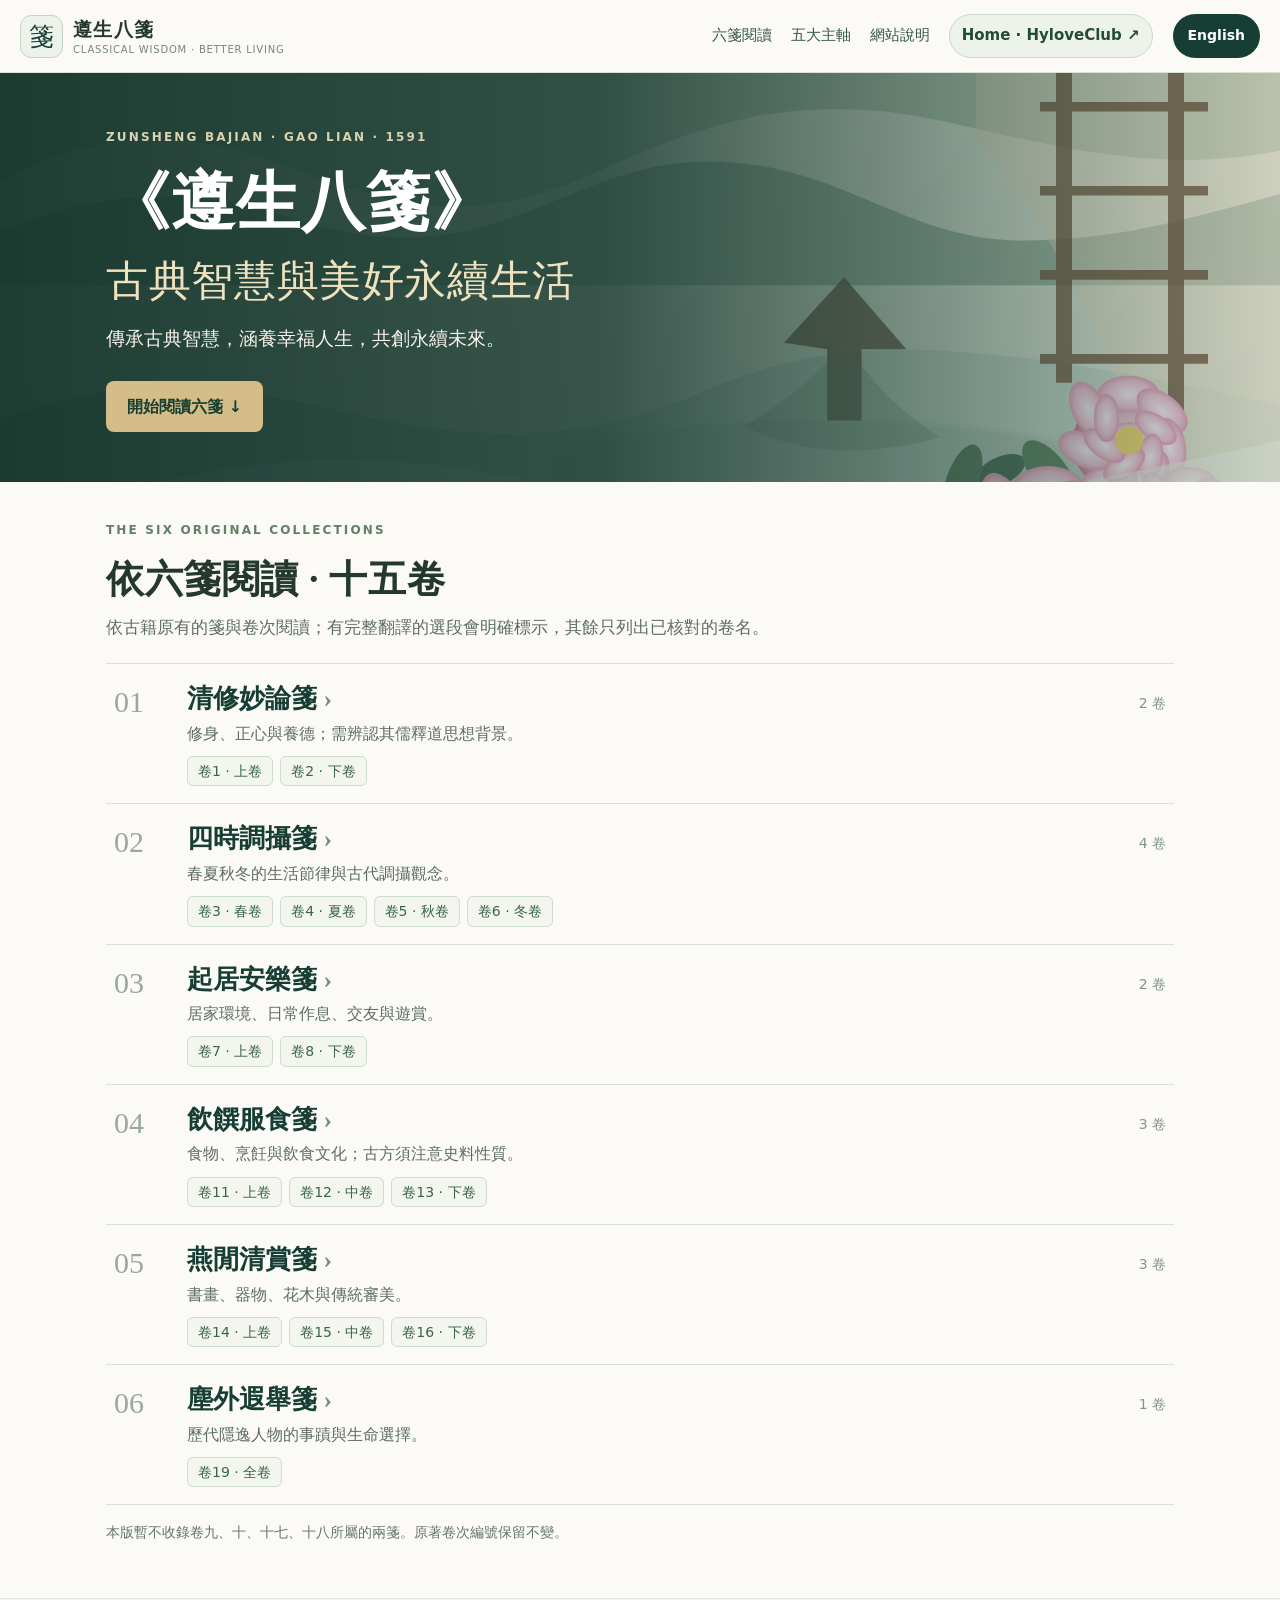
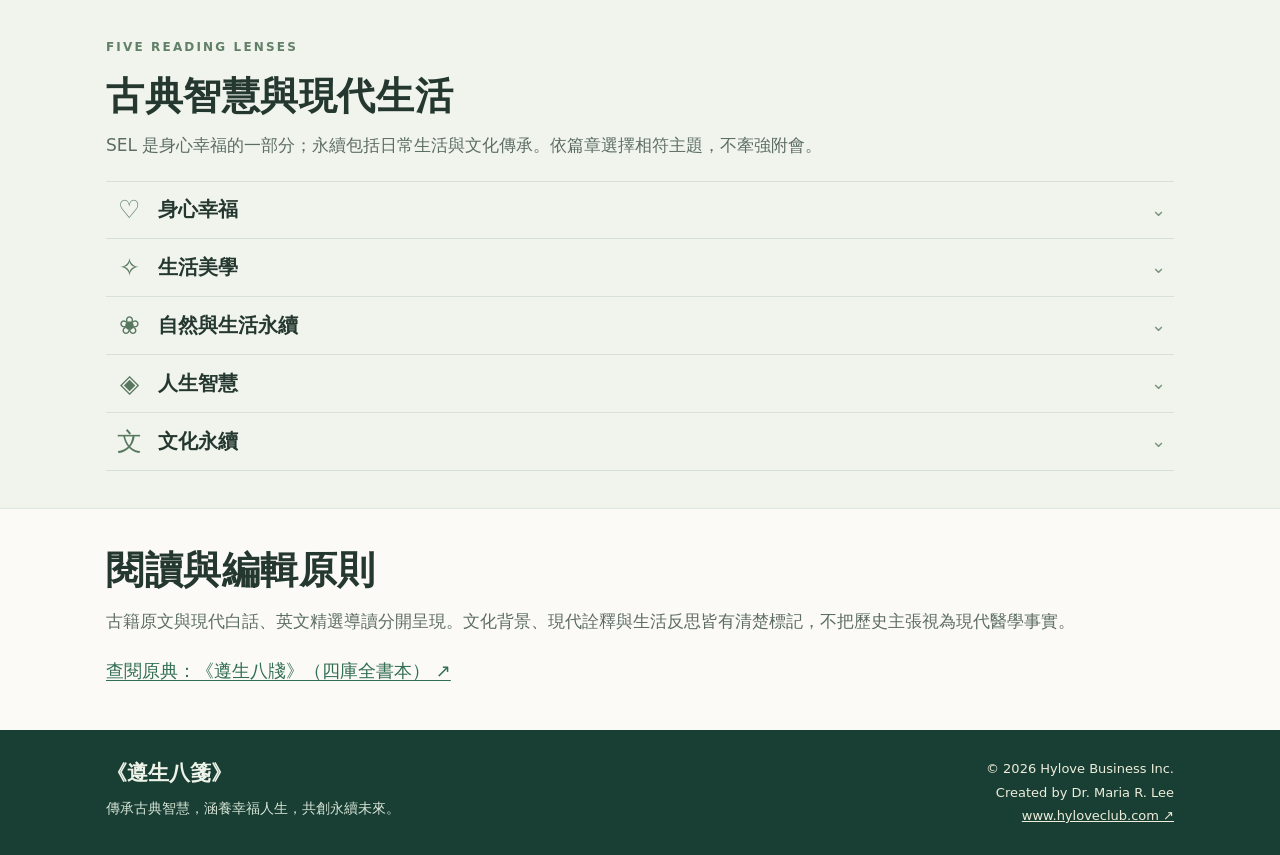
<file: index.html>
<!doctype html><html lang="zh-Hant"><head><meta charset="utf-8"><meta name="viewport" content="width=device-width, initial-scale=1"><meta name="description" content="《遵生八箋》原文、繁體中文白話翻譯與英文精選導讀。古典智慧、幸福生活與文化永續。"><meta name="theme-color" content="#173e34"><title>古典智慧與美好永續生活｜遵生八箋</title><link rel="stylesheet" href="style.css"></head>
<body class="lang-zh"><header class="site-header"><div class="header-inner">
<a class="logo" href="index.html" aria-label="Zunsheng Bajian homepage"><span class="logo-mark">箋</span><span><strong>遵生八箋</strong><small>CLASSICAL WISDOM · BETTER LIVING</small></span></a>
<button class="menu-button" type="button" aria-controls="top-nav" aria-expanded="false">☰ <span class="sr-only">Menu</span></button>
<nav id="top-nav" aria-label="Main navigation"><a href="index.html#collections"><span class="i18n zh" lang="zh-Hant">六箋閱讀</span><span class="i18n en" lang="en">Six collections</span></a>
<a href="index.html#themes"><span class="i18n zh" lang="zh-Hant">五大主軸</span><span class="i18n en" lang="en">Life themes</span></a>
<button class="nav-button" type="button" data-about="open"><span class="i18n zh" lang="zh-Hant">網站說明</span><span class="i18n en" lang="en">Description</span></button>
<a class="home-hylove" href="https://www.hyloveclub.com/" target="_blank" rel="noopener noreferrer">Home · HyloveClub ↗</a></nav>
<button class="language-button" type="button" aria-label="Switch website language"><span class="i18n zh">English</span><span class="i18n en">繁體中文</span></button>
</div></header><main id="main"><section class="hero"><div class="container hero-content"><p class="eyebrow">ZUNSHENG BAJIAN · GAO LIAN · 1591</p><h1>《遵生八箋》</h1><h2><span class="i18n zh" lang="zh-Hant">古典智慧與美好永續生活</span><span class="i18n en" lang="en">Classical Wisdom for Better and Sustainable Living</span></h2><p class="hero-desc"><span class="i18n zh" lang="zh-Hant">傳承古典智慧，涵養幸福人生，共創永續未來。</span><span class="i18n en" lang="en">Preserving Classical Wisdom, Enriching Lives, Inspiring a Sustainable Future.</span></p><a class="primary-link" href="#collections"><span class="i18n zh" lang="zh-Hant">開始閱讀六箋</span><span class="i18n en" lang="en">Explore the six collections</span> ↓</a></div></section><section class="container library" id="collections"><p class="eyebrow dark">THE SIX ORIGINAL COLLECTIONS</p><h2><span class="i18n zh" lang="zh-Hant">依六箋閱讀 · 十五卷</span><span class="i18n en" lang="en">Six Collections · Fifteen Volumes</span></h2><p class="section-intro"><span class="i18n zh" lang="zh-Hant">依古籍原有的箋與卷次閱讀；有完整翻譯的選段會明確標示，其餘只列出已核對的卷名。</span><span class="i18n en" lang="en">Follow the original six-collection structure. Fully translated excerpts are labeled; other volumes show verified catalog information only.</span></p><div class="collection-list"><div class="collection-row"><div class="collection-index">01</div><div class="collection-main"><a class="collection-title" href="qingxiu.html"><span class="i18n zh" lang="zh-Hant">清修妙論箋</span><span class="i18n en" lang="en">Reflections on Inner Cultivation</span> <span aria-hidden="true">›</span></a><p><span class="i18n zh" lang="zh-Hant">修身、正心與養德；需辨認其儒釋道思想背景。</span><span class="i18n en" lang="en">Character, inner cultivation and historical philosophical traditions.</span></p><div class="vol-chips"><a href="qingxiu.html#vol01"><span class="i18n zh" lang="zh-Hant">卷1 · 上卷</span><span class="i18n en" lang="en">Volume 1 · Upper volume</span></a><a href="qingxiu.html#vol02"><span class="i18n zh" lang="zh-Hant">卷2 · 下卷</span><span class="i18n en" lang="en">Volume 2 · Lower volume</span></a></div></div><div class="collection-count"><span class="i18n zh" lang="zh-Hant">2 卷</span><span class="i18n en" lang="en">2 volumes</span></div></div><div class="collection-row"><div class="collection-index">02</div><div class="collection-main"><a class="collection-title" href="sishi.html"><span class="i18n zh" lang="zh-Hant">四時調攝箋</span><span class="i18n en" lang="en">Seasonal Practices</span> <span aria-hidden="true">›</span></a><p><span class="i18n zh" lang="zh-Hant">春夏秋冬的生活節律與古代調攝觀念。</span><span class="i18n en" lang="en">Seasonal rhythms and historical approaches to daily life.</span></p><div class="vol-chips"><a href="sishi.html#vol03"><span class="i18n zh" lang="zh-Hant">卷3 · 春卷</span><span class="i18n en" lang="en">Volume 3 · Spring</span></a><a href="sishi.html#vol04"><span class="i18n zh" lang="zh-Hant">卷4 · 夏卷</span><span class="i18n en" lang="en">Volume 4 · Summer</span></a><a href="sishi.html#vol05"><span class="i18n zh" lang="zh-Hant">卷5 · 秋卷</span><span class="i18n en" lang="en">Volume 5 · Autumn</span></a><a href="sishi.html#vol06"><span class="i18n zh" lang="zh-Hant">卷6 · 冬卷</span><span class="i18n en" lang="en">Volume 6 · Winter</span></a></div></div><div class="collection-count"><span class="i18n zh" lang="zh-Hant">4 卷</span><span class="i18n en" lang="en">4 volumes</span></div></div><div class="collection-row"><div class="collection-index">03</div><div class="collection-main"><a class="collection-title" href="qiju.html"><span class="i18n zh" lang="zh-Hant">起居安樂箋</span><span class="i18n en" lang="en">Daily Life and Comfort</span> <span aria-hidden="true">›</span></a><p><span class="i18n zh" lang="zh-Hant">居家環境、日常作息、交友與遊賞。</span><span class="i18n en" lang="en">Home, routine, hospitality and leisure.</span></p><div class="vol-chips"><a href="qiju.html#vol07"><span class="i18n zh" lang="zh-Hant">卷7 · 上卷</span><span class="i18n en" lang="en">Volume 7 · Upper volume</span></a><a href="qiju.html#vol08"><span class="i18n zh" lang="zh-Hant">卷8 · 下卷</span><span class="i18n en" lang="en">Volume 8 · Lower volume</span></a></div></div><div class="collection-count"><span class="i18n zh" lang="zh-Hant">2 卷</span><span class="i18n en" lang="en">2 volumes</span></div></div><div class="collection-row"><div class="collection-index">04</div><div class="collection-main"><a class="collection-title" href="yinzuan.html"><span class="i18n zh" lang="zh-Hant">飲饌服食箋</span><span class="i18n en" lang="en">Food and Culinary Culture</span> <span aria-hidden="true">›</span></a><p><span class="i18n zh" lang="zh-Hant">食物、烹飪與飲食文化；古方須注意史料性質。</span><span class="i18n en" lang="en">Food, recipes and historical culinary knowledge.</span></p><div class="vol-chips"><a href="yinzuan.html#vol11"><span class="i18n zh" lang="zh-Hant">卷11 · 上卷</span><span class="i18n en" lang="en">Volume 11 · Upper volume</span></a><a href="yinzuan.html#vol12"><span class="i18n zh" lang="zh-Hant">卷12 · 中卷</span><span class="i18n en" lang="en">Volume 12 · Middle volume</span></a><a href="yinzuan.html#vol13"><span class="i18n zh" lang="zh-Hant">卷13 · 下卷</span><span class="i18n en" lang="en">Volume 13 · Lower volume</span></a></div></div><div class="collection-count"><span class="i18n zh" lang="zh-Hant">3 卷</span><span class="i18n en" lang="en">3 volumes</span></div></div><div class="collection-row"><div class="collection-index">05</div><div class="collection-main"><a class="collection-title" href="yanyan.html"><span class="i18n zh" lang="zh-Hant">燕閒清賞箋</span><span class="i18n en" lang="en">Leisure and Appreciation</span> <span aria-hidden="true">›</span></a><p><span class="i18n zh" lang="zh-Hant">書畫、器物、花木與傳統審美。</span><span class="i18n en" lang="en">Painting, objects, gardening and aesthetic appreciation.</span></p><div class="vol-chips"><a href="yanyan.html#vol14"><span class="i18n zh" lang="zh-Hant">卷14 · 上卷</span><span class="i18n en" lang="en">Volume 14 · Upper volume</span></a><a href="yanyan.html#vol15"><span class="i18n zh" lang="zh-Hant">卷15 · 中卷</span><span class="i18n en" lang="en">Volume 15 · Middle volume</span></a><a href="yanyan.html#vol16"><span class="i18n zh" lang="zh-Hant">卷16 · 下卷</span><span class="i18n en" lang="en">Volume 16 · Lower volume</span></a></div></div><div class="collection-count"><span class="i18n zh" lang="zh-Hant">3 卷</span><span class="i18n en" lang="en">3 volumes</span></div></div><div class="collection-row"><div class="collection-index">06</div><div class="collection-main"><a class="collection-title" href="chenwai.html"><span class="i18n zh" lang="zh-Hant">塵外遐舉箋</span><span class="i18n en" lang="en">Lives Beyond the Dust</span> <span aria-hidden="true">›</span></a><p><span class="i18n zh" lang="zh-Hant">歷代隱逸人物的事蹟與生命選擇。</span><span class="i18n en" lang="en">Historical accounts of reclusive figures and their life choices.</span></p><div class="vol-chips"><a href="chenwai.html#vol19"><span class="i18n zh" lang="zh-Hant">卷19 · 全卷</span><span class="i18n en" lang="en">Volume 19 · Single volume</span></a></div></div><div class="collection-count"><span class="i18n zh" lang="zh-Hant">1 卷</span><span class="i18n en" lang="en">1 volume</span></div></div></div><p class="source-note"><span class="i18n zh" lang="zh-Hant">本版暫不收錄卷九、十、十七、十八所屬的兩箋。原著卷次編號保留不變。</span><span class="i18n en" lang="en">The two excluded collections occupy Volumes 9–10 and 17–18. Original numbering is preserved.</span></p></section>
<section class="themes-band" id="themes"><div class="container"><p class="eyebrow dark">FIVE READING LENSES</p><h2><span class="i18n zh" lang="zh-Hant">古典智慧與現代生活</span><span class="i18n en" lang="en">Ancient Wisdom, Modern Living</span></h2><p class="section-intro"><span class="i18n zh" lang="zh-Hant">SEL 是身心幸福的一部分；永續包括日常生活與文化傳承。依篇章選擇相符主題，不牽強附會。</span><span class="i18n en" lang="en">SEL is one aspect of well-being; sustainability includes daily practices and cultural heritage. Themes are used selectively.</span></p><div class="theme-list"><details class="theme-item"><summary><span class="theme-symbol">♡</span><strong><span class="i18n zh" lang="zh-Hant">身心幸福</span><span class="i18n en" lang="en">Well-being &amp; SEL</span></strong><span class="caret">⌄</span></summary><div class="theme-text"><p><span class="i18n zh" lang="zh-Hant">情緒覺察、適當休息、良好關係與自我照顧。</span><span class="i18n en" lang="en">Self-awareness, rest, relationships and social-emotional learning.</span></p><p class="subtle"><span class="i18n zh" lang="zh-Hant">主題關聯為現代編輯詮釋，不是原著分類。</span><span class="i18n en" lang="en">Suggested associations are modern editorial interpretations.</span></p><div class="vol-chips"><a href="qingxiu.html"><span class="i18n zh" lang="zh-Hant">清修妙論箋</span><span class="i18n en" lang="en">Reflections on Inner Cultivation</span></a><a href="qiju.html"><span class="i18n zh" lang="zh-Hant">起居安樂箋</span><span class="i18n en" lang="en">Daily Life and Comfort</span></a></div></div></details><details class="theme-item"><summary><span class="theme-symbol">✧</span><strong><span class="i18n zh" lang="zh-Hant">生活美學</span><span class="i18n en" lang="en">Art &amp; Aesthetics</span></strong><span class="caret">⌄</span></summary><div class="theme-text"><p><span class="i18n zh" lang="zh-Hant">從日常器物、飲食、園藝及藝術中重新認識美。</span><span class="i18n en" lang="en">Appreciating art, food, everyday objects and the beauty of ordinary life.</span></p><p class="subtle"><span class="i18n zh" lang="zh-Hant">主題關聯為現代編輯詮釋，不是原著分類。</span><span class="i18n en" lang="en">Suggested associations are modern editorial interpretations.</span></p><div class="vol-chips"><a href="yanyan.html"><span class="i18n zh" lang="zh-Hant">燕閒清賞箋</span><span class="i18n en" lang="en">Leisure and Appreciation</span></a><a href="yinzuan.html"><span class="i18n zh" lang="zh-Hant">飲饌服食箋</span><span class="i18n en" lang="en">Food and Culinary Culture</span></a><a href="qiju.html"><span class="i18n zh" lang="zh-Hant">起居安樂箋</span><span class="i18n en" lang="en">Daily Life and Comfort</span></a></div></div></details><details class="theme-item"><summary><span class="theme-symbol">❀</span><strong><span class="i18n zh" lang="zh-Hant">自然與生活永續</span><span class="i18n en" lang="en">Sustainable Living</span></strong><span class="caret">⌄</span></summary><div class="theme-text"><p><span class="i18n zh" lang="zh-Hant">觀察四時、珍惜資源，以現代視角討論適度生活。</span><span class="i18n en" lang="en">Seasonal awareness, thoughtful consumption and sustainable daily choices.</span></p><p class="subtle"><span class="i18n zh" lang="zh-Hant">主題關聯為現代編輯詮釋，不是原著分類。</span><span class="i18n en" lang="en">Suggested associations are modern editorial interpretations.</span></p><div class="vol-chips"><a href="sishi.html"><span class="i18n zh" lang="zh-Hant">四時調攝箋</span><span class="i18n en" lang="en">Seasonal Practices</span></a><a href="yinzuan.html"><span class="i18n zh" lang="zh-Hant">飲饌服食箋</span><span class="i18n en" lang="en">Food and Culinary Culture</span></a></div></div></details><details class="theme-item"><summary><span class="theme-symbol">◈</span><strong><span class="i18n zh" lang="zh-Hant">人生智慧</span><span class="i18n en" lang="en">Life Wisdom</span></strong><span class="caret">⌄</span></summary><div class="theme-text"><p><span class="i18n zh" lang="zh-Hant">從修身、自得、節制與生命選擇反思美好生活。</span><span class="i18n en" lang="en">Reflecting on character, contentment, moderation and life choices.</span></p><p class="subtle"><span class="i18n zh" lang="zh-Hant">主題關聯為現代編輯詮釋，不是原著分類。</span><span class="i18n en" lang="en">Suggested associations are modern editorial interpretations.</span></p><div class="vol-chips"><a href="qingxiu.html"><span class="i18n zh" lang="zh-Hant">清修妙論箋</span><span class="i18n en" lang="en">Reflections on Inner Cultivation</span></a><a href="chenwai.html"><span class="i18n zh" lang="zh-Hant">塵外遐舉箋</span><span class="i18n en" lang="en">Lives Beyond the Dust</span></a></div></div></details><details class="theme-item"><summary><span class="theme-symbol">文</span><strong><span class="i18n zh" lang="zh-Hant">文化永續</span><span class="i18n en" lang="en">Cultural Sustainability</span></strong><span class="caret">⌄</span></summary><div class="theme-text"><p><span class="i18n zh" lang="zh-Hant">保存古籍、辨識歷史語境，讓傳統知識在當代繼續被理解。</span><span class="i18n en" lang="en">Preserving texts and contexts while supporting living cultural understanding.</span></p><p class="subtle"><span class="i18n zh" lang="zh-Hant">主題關聯為現代編輯詮釋，不是原著分類。</span><span class="i18n en" lang="en">Suggested associations are modern editorial interpretations.</span></p><div class="vol-chips"><a href="yanyan.html"><span class="i18n zh" lang="zh-Hant">燕閒清賞箋</span><span class="i18n en" lang="en">Leisure and Appreciation</span></a><a href="chenwai.html"><span class="i18n zh" lang="zh-Hant">塵外遐舉箋</span><span class="i18n en" lang="en">Lives Beyond the Dust</span></a><a href="yinzuan.html"><span class="i18n zh" lang="zh-Hant">飲饌服食箋</span><span class="i18n en" lang="en">Food and Culinary Culture</span></a></div></div></details></div></div></section>
<section class="container editorial-home"><h2><span class="i18n zh" lang="zh-Hant">閱讀與編輯原則</span><span class="i18n en" lang="en">Editorial Principles</span></h2><p><span class="i18n zh" lang="zh-Hant">古籍原文與現代白話、英文精選導讀分開呈現。文化背景、現代詮釋與生活反思皆有清楚標記，不把歷史主張視為現代醫學事實。</span><span class="i18n en" lang="en">Original text, modern-Chinese translation and English highlights are separated. Historical context and contemporary reflections are labeled; historical health claims are not medical advice.</span></p><a class="text-link" target="_blank" rel="noopener noreferrer" href="https://zh.wikisource.org/zh-hant/遵生八牋_(四庫全書本)/全覽"><span class="i18n zh" lang="zh-Hant">查閱原典：《遵生八牋》（四庫全書本）</span><span class="i18n en" lang="en">Consult the historical source: Siku Quanshu edition</span> ↗</a></section></main><footer class="site-footer"><div class="container footer-inner"><div><strong>《遵生八箋》</strong><p><span class="i18n zh" lang="zh-Hant">傳承古典智慧，涵養幸福人生，共創永續未來。</span><span class="i18n en" lang="en">Preserving Classical Wisdom, Enriching Lives, Inspiring a Sustainable Future.</span></p></div><div class="foot-credit">© 2026 Hylove Business Inc.<br>Created by Dr. Maria R. Lee<br><a href="https://www.hyloveclub.com/" target="_blank" rel="noopener noreferrer">www.hyloveclub.com ↗</a></div></div></footer><dialog class="about-dialog" id="about-dialog" aria-labelledby="about-title"><div class="about-header"><h2 id="about-title"><span class="i18n zh" lang="zh-Hant">網站說明 · 計畫宗旨</span><span class="i18n en" lang="en">About this project</span></h2><button class="close-about" type="button" data-about="close" aria-label="Close">×</button></div>
<div class="about-body">
<p><span class="i18n zh" lang="zh-Hant">《遵生八箋：古典智慧與美好永續生活》以明代高濂著作為基礎，希望讓讀者從古籍中學習如何過更美好的人生。網站兼顧學術可溯源與一般大眾的閱讀體驗。</span><span class="i18n en" lang="en">Zunsheng Bajian brings Gao Lian’s Ming-dynasty text to modern readers, encouraging thoughtful reflection on better living through accessible, traceable classical sources.</span></p>
<p><span class="i18n zh" lang="zh-Hant">全站依原著結構呈現六箋、十五卷，暫不納入《延年卻病箋》與《靈秘丹藥箋》。已校對的選段提供古籍原文、完整的選段白話翻譯、英文精選導讀、文化背景與生活反思；未完成的卷次明確標示。</span><span class="i18n en" lang="en">The site covers six collections and fifteen original volumes, excluding the two medicine and alchemy collections for now. Edited excerpts include classical Chinese, full modern-Chinese translation of those excerpts, English highlights, historical notes and modern reflections. Unfinished material is clearly marked.</span></p>
<p><span class="i18n zh" lang="zh-Hant">五大生活視角：身心幸福（包含 SEL）、生活美學、自然與生活永續、人生智慧、文化永續。這些是現代的詮釋工具，不是高濂原有的章節分類，也不代表古代養生說法獲得現代醫學證實。</span><span class="i18n en" lang="en">The five optional reading lenses are Well-being &amp; SEL, Art &amp; Aesthetics, Sustainable Living, Life Wisdom, and Cultural Sustainability. They are modern editorial interpretations, not Gao Lian’s original categories or modern medical evidence.</span></p>
<div class="about-credits"><strong>© 2026 Hylove Business Inc.</strong><span>Created by Dr. Maria R. Lee</span><small><span class="i18n zh" lang="zh-Hant">版權標示僅及於本站原創設計、譯文及編輯文字；古籍原著屬公共領域。</span><span class="i18n en" lang="en">Copyright applies to original site design, translations and editorial material; the historical source is public domain.</span></small></div>
</div></dialog><script defer src="app.js"></script></body></html>
</file>
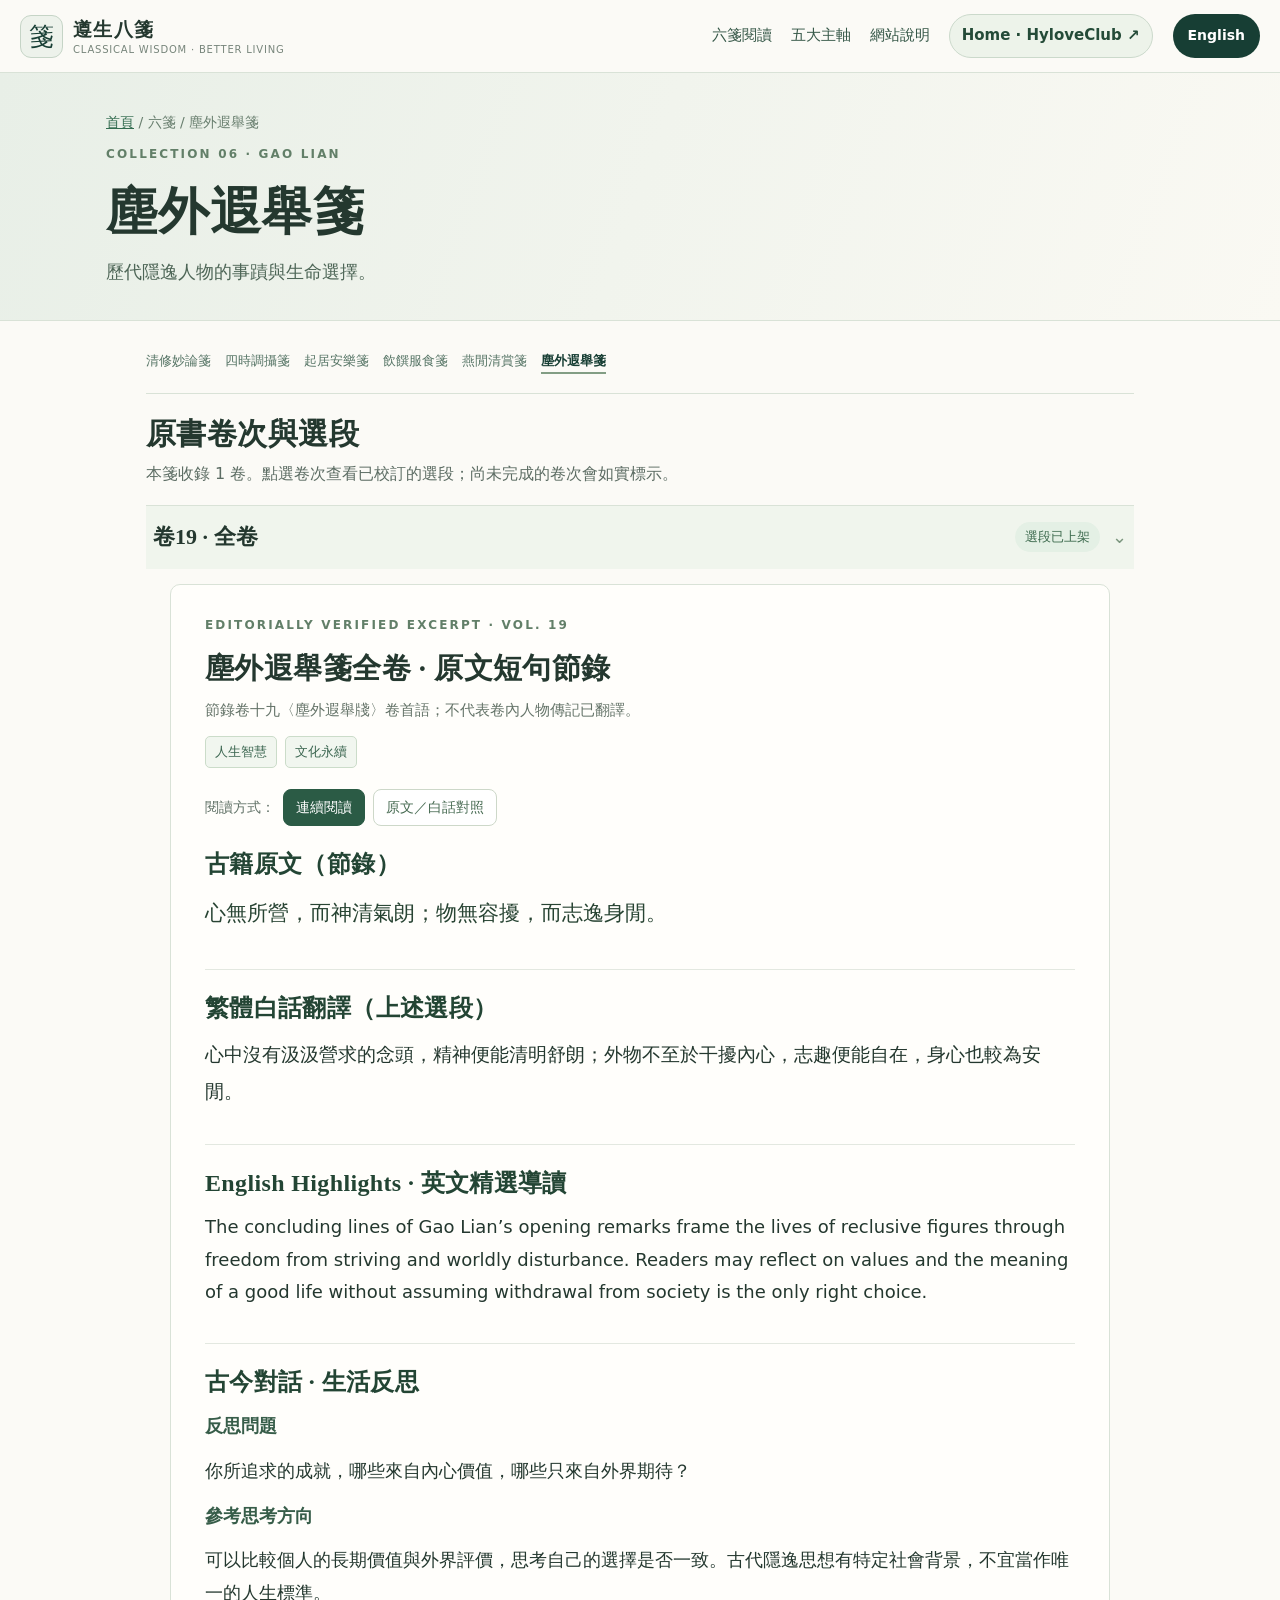
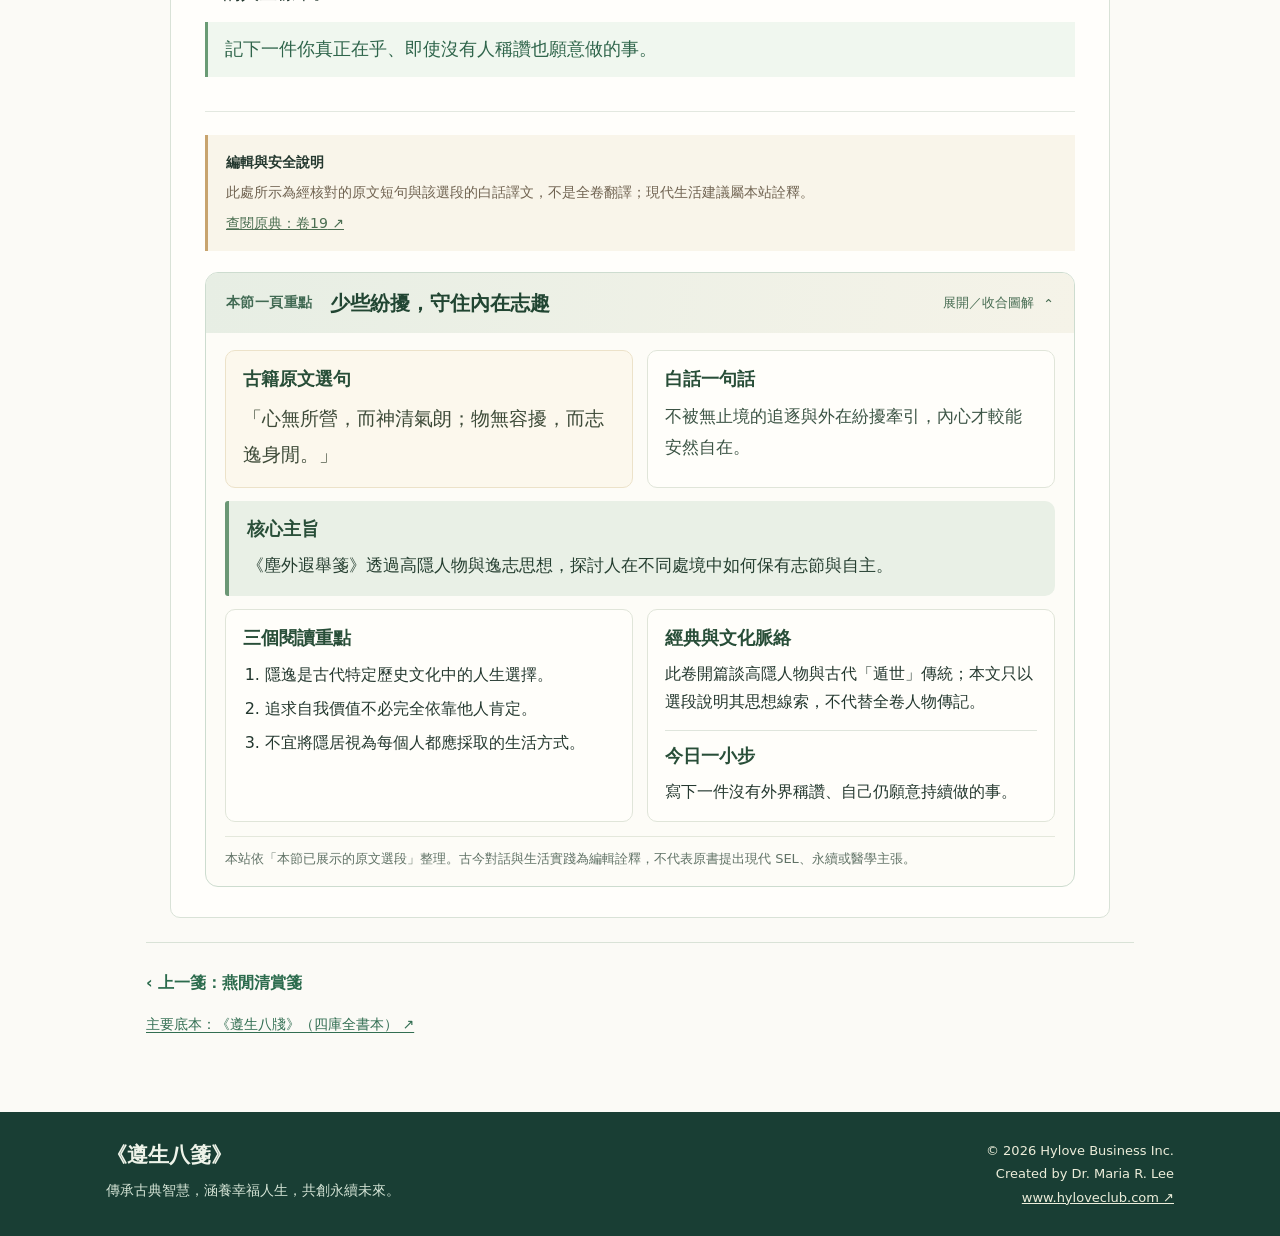
<file: chenwai.html>
<!DOCTYPE html>
<html lang="zh-Hant"><head><meta charset="utf-8"/><meta content="width=device-width, initial-scale=1" name="viewport"/><meta content="歷代隱逸人物的事蹟與生命選擇。" name="description"/><meta content="#173e34" name="theme-color"/><title>塵外遐舉箋 · 六箋閱讀｜遵生八箋</title><link href="style.css" rel="stylesheet"/></head>
<body class="lang-zh"><header class="site-header"><div class="header-inner">
<a aria-label="Zunsheng Bajian homepage" class="logo" href="index.html"><span class="logo-mark">箋</span><span><strong>遵生八箋</strong><small>CLASSICAL WISDOM · BETTER LIVING</small></span></a>
<button aria-controls="top-nav" aria-expanded="false" class="menu-button" type="button">☰ <span class="sr-only">Menu</span></button>
<nav aria-label="Main navigation" id="top-nav"><a href="index.html#collections"><span class="i18n zh" lang="zh-Hant">六箋閱讀</span><span class="i18n en" lang="en">Six collections</span></a>
<a href="index.html#themes"><span class="i18n zh" lang="zh-Hant">五大主軸</span><span class="i18n en" lang="en">Life themes</span></a>
<button class="nav-button" data-about="open" type="button"><span class="i18n zh" lang="zh-Hant">網站說明</span><span class="i18n en" lang="en">Description</span></button>
<a class="home-hylove" href="https://www.hyloveclub.com/" rel="noopener noreferrer" target="_blank">Home · HyloveClub ↗</a></nav>
<button aria-label="Switch website language" class="language-button" type="button"><span class="i18n zh">English</span><span class="i18n en">繁體中文</span></button>
</div></header><main id="main"><section class="volume-page-header"><div class="container"><div class="breadcrumb"><a href="index.html"><span class="i18n zh" lang="zh-Hant">首頁</span><span class="i18n en" lang="en">Home</span></a> / <span class="i18n zh" lang="zh-Hant">六箋</span><span class="i18n en" lang="en">Collections</span> / <span class="i18n zh" lang="zh-Hant">塵外遐舉箋</span><span class="i18n en" lang="en">Lives Beyond the Dust</span></div><p class="eyebrow dark">COLLECTION 06 · GAO LIAN</p><h1><span class="i18n zh" lang="zh-Hant">塵外遐舉箋</span><span class="i18n en" lang="en">Lives Beyond the Dust</span></h1><p><span class="i18n zh" lang="zh-Hant">歷代隱逸人物的事蹟與生命選擇。</span><span class="i18n en" lang="en">Historical accounts of reclusive figures and their life choices.</span></p></div></section>
<div class="container collection-page"><div class="collection-navigation"><a href="qingxiu.html"><span class="i18n zh" lang="zh-Hant">清修妙論箋</span><span class="i18n en" lang="en">Reflections on Inner Cultivation</span></a><a href="sishi.html"><span class="i18n zh" lang="zh-Hant">四時調攝箋</span><span class="i18n en" lang="en">Seasonal Practices</span></a><a href="qiju.html"><span class="i18n zh" lang="zh-Hant">起居安樂箋</span><span class="i18n en" lang="en">Daily Life and Comfort</span></a><a href="yinzuan.html"><span class="i18n zh" lang="zh-Hant">飲饌服食箋</span><span class="i18n en" lang="en">Food and Culinary Culture</span></a><a href="yanyan.html"><span class="i18n zh" lang="zh-Hant">燕閒清賞箋</span><span class="i18n en" lang="en">Leisure and Appreciation</span></a><a aria-current="page" href="chenwai.html"><span class="i18n zh" lang="zh-Hant">塵外遐舉箋</span><span class="i18n en" lang="en">Lives Beyond the Dust</span></a></div><div class="volume-intro"><h2><span class="i18n zh" lang="zh-Hant">原書卷次與選段</span><span class="i18n en" lang="en">Original Volumes and Edited Excerpts</span></h2><p><span class="i18n zh" lang="zh-Hant">本箋收錄 1 卷。點選卷次查看已校訂的選段；尚未完成的卷次會如實標示。</span><span class="i18n en" lang="en">This collection spans 1 volume(s). Open a volume to see verified excerpts; unfinished volumes are clearly labeled.</span></p></div><div class="volume-contents"><details class="volume-detail" id="vol19" open=""><summary><span class="vol-number"><span class="i18n zh" lang="zh-Hant">卷19 · 全卷</span><span class="i18n en" lang="en">Volume 19 · Single volume</span></span><span class="vol-status available"><span class="i18n zh" lang="zh-Hant">選段已上架</span><span class="i18n en" lang="en">Excerpt available</span></span><span class="caret">⌄</span></summary><div class="volume-content"><article class="reading" id="reading-chenwai"><header class="reading-head"><p class="eyebrow dark">EDITORIALLY VERIFIED EXCERPT · VOL. 19</p><h2><span class="i18n zh" lang="zh-Hant">塵外遐舉箋全卷 · 原文短句節錄</span><span class="i18n en" lang="en">Volume 19 · Selected Short Passage</span></h2><p class="verified-note"><span class="i18n zh" lang="zh-Hant">節錄卷十九〈塵外遐舉牋〉卷首語；不代表卷內人物傳記已翻譯。</span><span class="i18n en" lang="en">A brief selected quotation from the original volume; punctuation is editorial. The rest of the volume remains untranslated.</span></p><div class="tag-line"><span><span class="i18n zh" lang="zh-Hant">人生智慧</span><span class="i18n en" lang="en">Life Wisdom</span></span><span><span class="i18n zh" lang="zh-Hant">文化永續</span><span class="i18n en" lang="en">Cultural Sustainability</span></span></div><div aria-label="Reading layout" class="reading-mode" role="group"><span><span class="i18n zh" lang="zh-Hant">閱讀方式：</span><span class="i18n en" lang="en">Reading layout:</span></span><button aria-pressed="true" data-mode="flow" type="button"><span class="i18n zh" lang="zh-Hant">連續閱讀</span><span class="i18n en" lang="en">Continuous</span></button><button aria-pressed="false" data-mode="compare" type="button"><span class="i18n zh" lang="zh-Hant">原文／白話對照</span><span class="i18n en" lang="en">Side by side</span></button></div></header>
<div class="reading-duo"><section class="reading-part original-part"><h3><span class="i18n zh" lang="zh-Hant">古籍原文（節錄）</span><span class="i18n en" lang="en">Classical Chinese · Excerpt</span></h3><div class="original-text"><p>心無所營，而神清氣朗；物無容擾，而志逸身閒。</p></div></section><section class="reading-part translation-part"><h3><span class="i18n zh" lang="zh-Hant">繁體白話翻譯（上述選段）</span><span class="i18n en" lang="en">Modern Chinese · Translation of Excerpt</span></h3><div class="translation-text"><p>心中沒有汲汲營求的念頭，精神便能清明舒朗；外物不至於干擾內心，志趣便能自在，身心也較為安閒。</p></div></section></div>
<section class="reading-part" id="english"><h3>English Highlights · <span class="i18n zh" lang="zh-Hant">英文精選導讀</span><span class="i18n en" lang="en">Selected English Guide</span></h3><p lang="en">The concluding lines of Gao Lian’s opening remarks frame the lives of reclusive figures through freedom from striving and worldly disturbance. Readers may reflect on values and the meaning of a good life without assuming withdrawal from society is the only right choice.</p></section>
<section class="reading-part reflection"><h3><span class="i18n zh" lang="zh-Hant">古今對話 · 生活反思</span><span class="i18n en" lang="en">Wisdom for Today · Reflection</span></h3><p><strong><span class="i18n zh" lang="zh-Hant">反思問題</span><span class="i18n en" lang="en">Reflection Question</span></strong></p><p><span class="i18n zh" lang="zh-Hant">你所追求的成就，哪些來自內心價值，哪些只來自外界期待？</span><span class="i18n en" lang="en">Which goals reflect your own values rather than social pressure?</span></p><p><strong><span class="i18n zh" lang="zh-Hant">參考思考方向</span><span class="i18n en" lang="en">Suggested Interpretation</span></strong></p><p><span class="i18n zh" lang="zh-Hant">可以比較個人的長期價值與外界評價，思考自己的選擇是否一致。古代隱逸思想有特定社會背景，不宜當作唯一的人生標準。</span><span class="i18n en" lang="en">Consider whether a chosen goal would still matter without recognition.</span></p><p class="practice"><span class="i18n zh" lang="zh-Hant">記下一件你真正在乎、即使沒有人稱讚也願意做的事。</span><span class="i18n en" lang="en">Suggested modern practice (see Chinese text for details).</span></p></section>
<div class="editor-warning"><strong><span class="i18n zh" lang="zh-Hant">編輯與安全說明</span><span class="i18n en" lang="en">Editorial and Safety Note</span></strong><p><span class="i18n zh" lang="zh-Hant">此處所示為經核對的原文短句與該選段的白話譯文，不是全卷翻譯；現代生活建議屬本站詮釋。</span><span class="i18n en" lang="en">Only the excerpt shown has been translated. Modern life suggestions are editorial reflections, not original prescriptions.</span></p><a href="https://zh.wikisource.org/zh-hant/遵生八牋_(四庫全書本)/卷19" rel="noopener noreferrer" target="_blank"><span class="i18n zh" lang="zh-Hant">查閱原典：卷19</span><span class="i18n en" lang="en">Original source: Volume 19</span> ↗</a></div><details aria-label="Chapter takeaways" class="chapter-recap" id="recap-reading-chenwai" open="">
<summary class="recap-summary">
<span class="recap-overline"><span class="i18n zh" lang="zh-Hant">本節一頁重點</span><span class="i18n en" lang="en">Chapter at a Glance</span></span>
<strong><span class="i18n zh" lang="zh-Hant">少些紛擾，守住內在志趣</span><span class="i18n en" lang="en">Keep one’s values amid distraction</span></strong>
<span class="recap-action"><span class="i18n zh" lang="zh-Hant">展開／收合圖解</span><span class="i18n en" lang="en">Open / close summary</span> <span aria-hidden="true">⌄</span></span>
</summary>
<div class="recap-content">
<div class="recap-source-grid">
<section class="recap-original"><h4><span class="i18n zh" lang="zh-Hant">古籍原文選句</span><span class="i18n en" lang="en">Selected Classical Line</span></h4><blockquote lang="zh-Hant">「心無所營，而神清氣朗；物無容擾，而志逸身閒。」</blockquote></section>
<section class="recap-plain"><h4><span class="i18n zh" lang="zh-Hant">白話一句話</span><span class="i18n en" lang="en">In Plain Language</span></h4><p><span class="i18n zh" lang="zh-Hant">不被無止境的追逐與外在紛擾牽引，內心才較能安然自在。</span><span class="i18n en" lang="en">Freedom from constant striving and intrusion is associated with inner ease in the passage.</span></p></section>
</div>
<section class="recap-main-point"><h4><span class="i18n zh" lang="zh-Hant">核心主旨</span><span class="i18n en" lang="en">Core Message</span></h4><p><span class="i18n zh" lang="zh-Hant">《塵外遐舉箋》透過高隱人物與逸志思想，探討人在不同處境中如何保有志節與自主。</span><span class="i18n en" lang="en">The volume situates ideals of freedom and integrity within historical accounts of reclusive figures.</span></p></section>
<div class="recap-bottom-grid">
<section><h4><span class="i18n zh" lang="zh-Hant">三個閱讀重點</span><span class="i18n en" lang="en">Three Key Insights</span></h4><ol><li><span class="i18n zh" lang="zh-Hant">隱逸是古代特定歷史文化中的人生選擇。</span><span class="i18n en" lang="en">Reclusion reflects a particular historical context.</span></li><li><span class="i18n zh" lang="zh-Hant">追求自我價值不必完全依靠他人肯定。</span><span class="i18n en" lang="en">External approval is not the sole measure of value.</span></li><li><span class="i18n zh" lang="zh-Hant">不宜將隱居視為每個人都應採取的生活方式。</span><span class="i18n en" lang="en">Withdrawal is not a universal prescription.</span></li></ol></section>
<section><h4><span class="i18n zh" lang="zh-Hant">經典與文化脈絡</span><span class="i18n en" lang="en">Classical &amp; Cultural Context</span></h4><p><span class="i18n zh" lang="zh-Hant">此卷開篇談高隱人物與古代「遁世」傳統；本文只以選段說明其思想線索，不代替全卷人物傳記。</span><span class="i18n en" lang="en">The opening discusses historical recluses; this excerpt does not stand in for the entire biographical collection.</span></p><h4 class="recap-practice-title"><span class="i18n zh" lang="zh-Hant">今日一小步</span><span class="i18n en" lang="en">One Small Step Today</span></h4><p><span class="i18n zh" lang="zh-Hant">寫下一件沒有外界稱讚、自己仍願意持續做的事。</span><span class="i18n en" lang="en">Write down one meaningful activity you would continue without recognition.</span></p></section>
</div>
<p class="recap-disclaimer"><span class="i18n zh" lang="zh-Hant">本站依「本節已展示的原文選段」整理。古今對話與生活實踐為編輯詮釋，不代表原書提出現代 SEL、永續或醫學主張。</span><span class="i18n en" lang="en">This summary covers only the displayed excerpt. Contemporary reflections and practices are editorial interpretations, not historical claims about SEL, sustainability, or medicine.</span></p>
</div></details></article></div></details></div><div class="prev-next"><a href="yanyan.html">‹ <span class="i18n zh" lang="zh-Hant">上一箋：燕閒清賞箋</span><span class="i18n en" lang="en">Previous: Leisure and Appreciation</span></a><span></span></div><p class="source-note"><a href="https://zh.wikisource.org/zh-hant/遵生八牋_(四庫全書本)/全覽" rel="noopener noreferrer" target="_blank"><span class="i18n zh" lang="zh-Hant">主要底本：《遵生八牋》（四庫全書本）</span><span class="i18n en" lang="en">Primary source: Zunsheng Bajian, Siku Quanshu edition</span> ↗</a></p></div></main><footer class="site-footer"><div class="container footer-inner"><div><strong>《遵生八箋》</strong><p><span class="i18n zh" lang="zh-Hant">傳承古典智慧，涵養幸福人生，共創永續未來。</span><span class="i18n en" lang="en">Preserving Classical Wisdom, Enriching Lives, Inspiring a Sustainable Future.</span></p></div><div class="foot-credit">© 2026 Hylove Business Inc.<br/>Created by Dr. Maria R. Lee<br/><a href="https://www.hyloveclub.com/" rel="noopener noreferrer" target="_blank">www.hyloveclub.com ↗</a></div></div></footer><dialog aria-labelledby="about-title" class="about-dialog" id="about-dialog"><div class="about-header"><h2 id="about-title"><span class="i18n zh" lang="zh-Hant">網站說明 · 計畫宗旨</span><span class="i18n en" lang="en">About this project</span></h2><button aria-label="Close" class="close-about" data-about="close" type="button">×</button></div>
<div class="about-body">
<p><span class="i18n zh" lang="zh-Hant">《遵生八箋：古典智慧與美好永續生活》以明代高濂著作為基礎，希望讓讀者從古籍中學習如何過更美好的人生。網站兼顧學術可溯源與一般大眾的閱讀體驗。</span><span class="i18n en" lang="en">Zunsheng Bajian brings Gao Lian’s Ming-dynasty text to modern readers, encouraging thoughtful reflection on better living through accessible, traceable classical sources.</span></p>
<p><span class="i18n zh" lang="zh-Hant">全站依原著結構呈現六箋、十五卷，暫不納入《延年卻病箋》與《靈秘丹藥箋》。已校對的選段提供古籍原文、完整的選段白話翻譯、英文精選導讀、文化背景與生活反思；未完成的卷次明確標示。</span><span class="i18n en" lang="en">The site covers six collections and fifteen original volumes, excluding the two medicine and alchemy collections for now. Edited excerpts include classical Chinese, full modern-Chinese translation of those excerpts, English highlights, historical notes and modern reflections. Unfinished material is clearly marked.</span></p>
<p><span class="i18n zh" lang="zh-Hant">五大生活視角：身心幸福（包含 SEL）、生活美學、自然與生活永續、人生智慧、文化永續。這些是現代的詮釋工具，不是高濂原有的章節分類，也不代表古代養生說法獲得現代醫學證實。</span><span class="i18n en" lang="en">The five optional reading lenses are Well-being &amp; SEL, Art &amp; Aesthetics, Sustainable Living, Life Wisdom, and Cultural Sustainability. They are modern editorial interpretations, not Gao Lian’s original categories or modern medical evidence.</span></p>
<div class="about-credits"><strong>© 2026 Hylove Business Inc.</strong><span>Created by Dr. Maria R. Lee</span><small><span class="i18n zh" lang="zh-Hant">版權標示僅及於本站原創設計、譯文及編輯文字；古籍原著屬公共領域。</span><span class="i18n en" lang="en">Copyright applies to original site design, translations and editorial material; the historical source is public domain.</span></small></div>
</div></dialog><script defer="" src="app.js"></script></body></html>
</file>
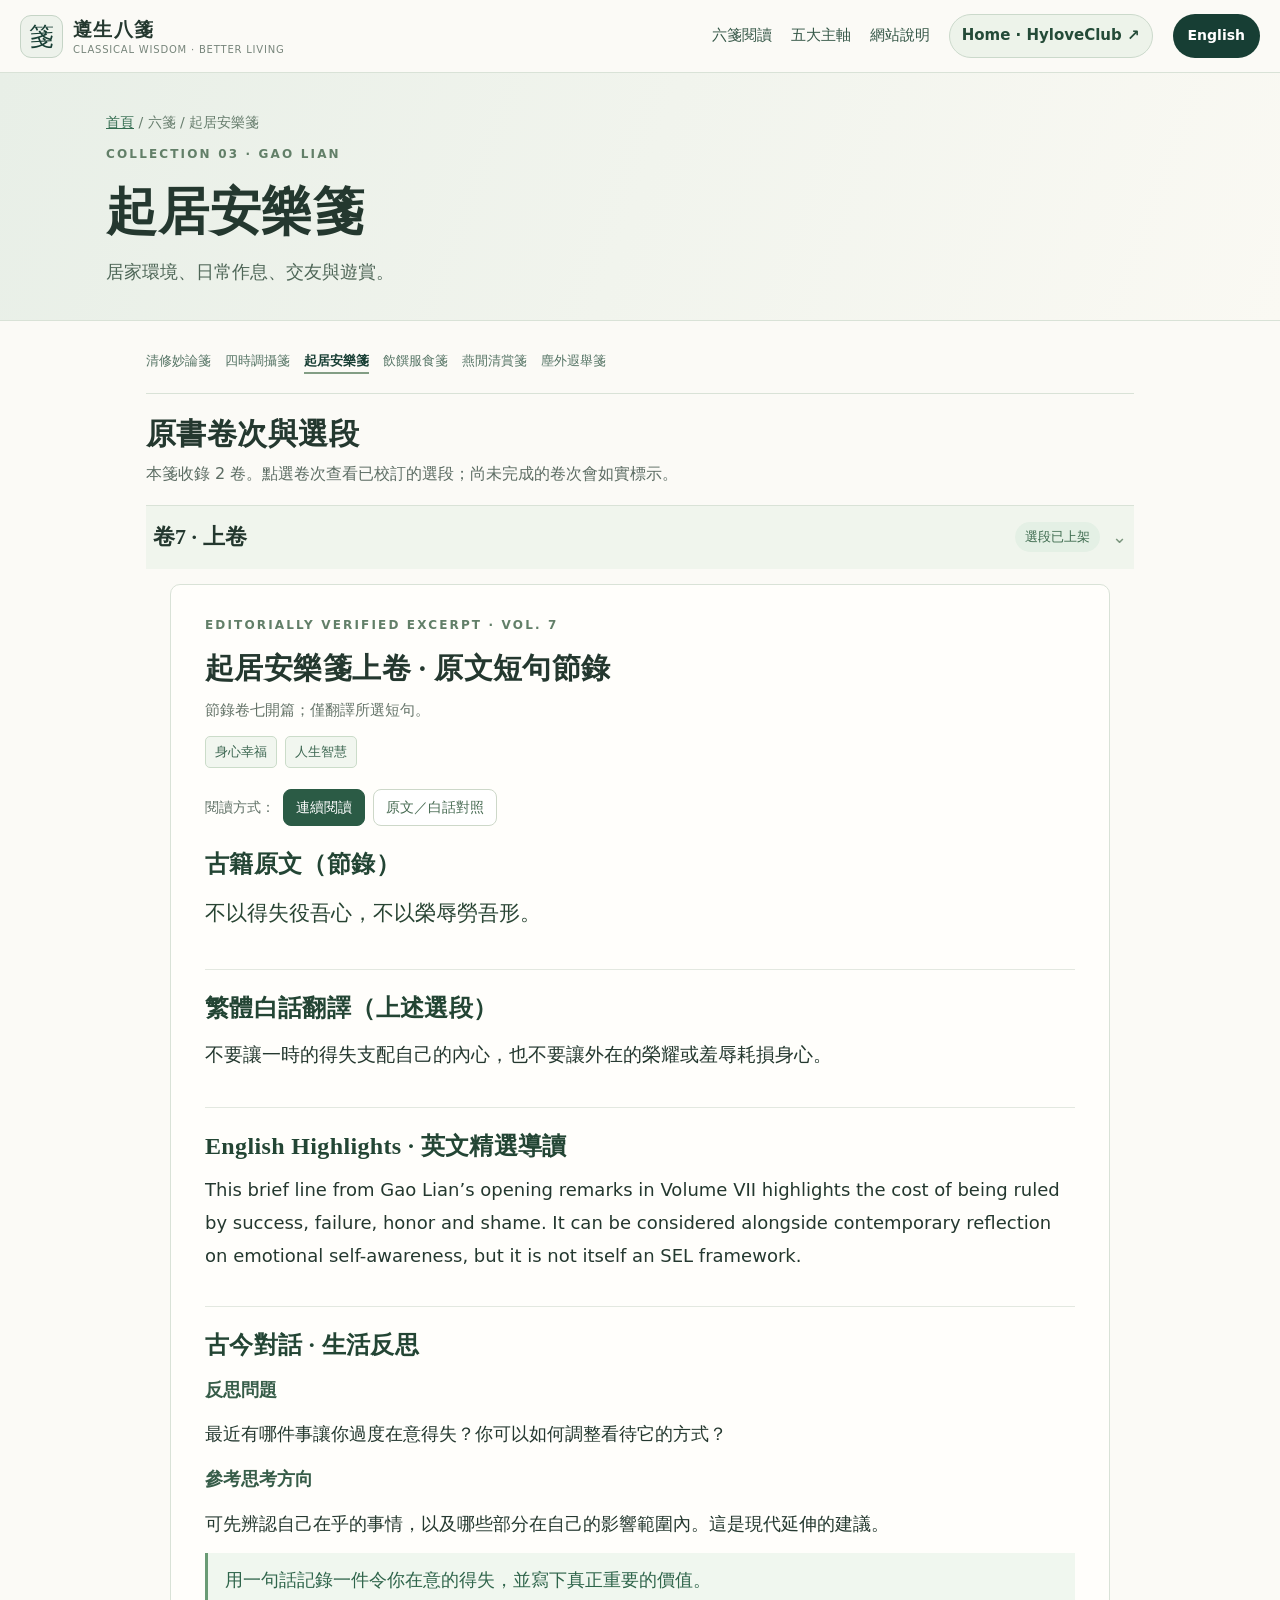
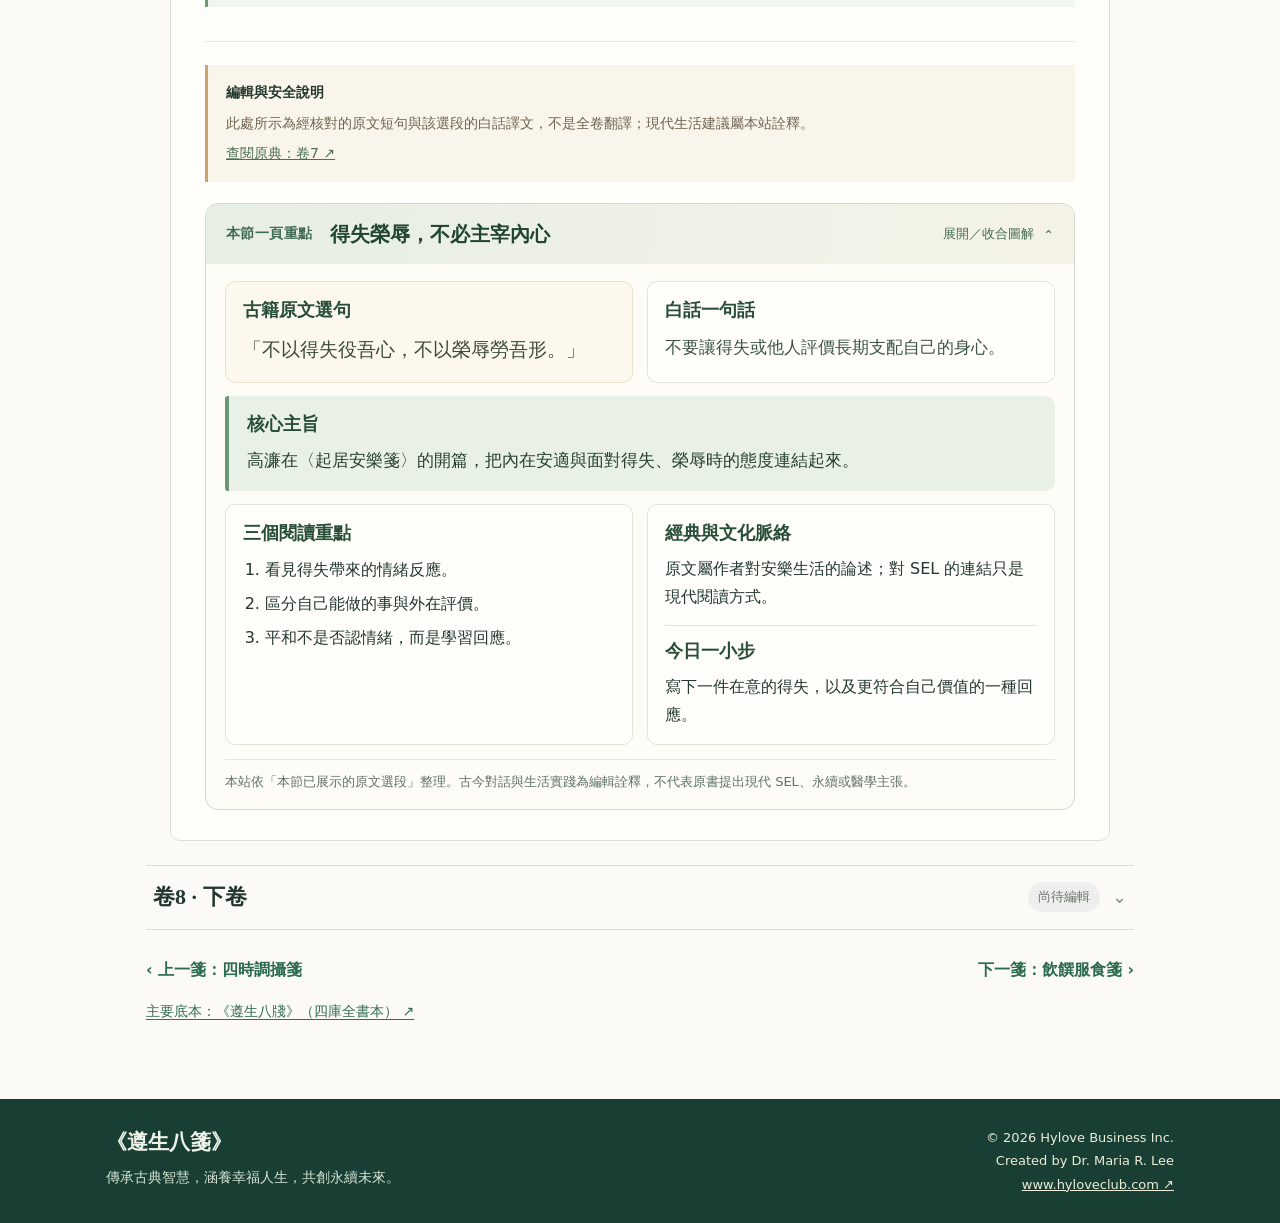
<file: qiju.html>
<!DOCTYPE html>
<html lang="zh-Hant"><head><meta charset="utf-8"/><meta content="width=device-width, initial-scale=1" name="viewport"/><meta content="居家環境、日常作息、交友與遊賞。" name="description"/><meta content="#173e34" name="theme-color"/><title>起居安樂箋 · 六箋閱讀｜遵生八箋</title><link href="style.css" rel="stylesheet"/></head>
<body class="lang-zh"><header class="site-header"><div class="header-inner">
<a aria-label="Zunsheng Bajian homepage" class="logo" href="index.html"><span class="logo-mark">箋</span><span><strong>遵生八箋</strong><small>CLASSICAL WISDOM · BETTER LIVING</small></span></a>
<button aria-controls="top-nav" aria-expanded="false" class="menu-button" type="button">☰ <span class="sr-only">Menu</span></button>
<nav aria-label="Main navigation" id="top-nav"><a href="index.html#collections"><span class="i18n zh" lang="zh-Hant">六箋閱讀</span><span class="i18n en" lang="en">Six collections</span></a>
<a href="index.html#themes"><span class="i18n zh" lang="zh-Hant">五大主軸</span><span class="i18n en" lang="en">Life themes</span></a>
<button class="nav-button" data-about="open" type="button"><span class="i18n zh" lang="zh-Hant">網站說明</span><span class="i18n en" lang="en">Description</span></button>
<a class="home-hylove" href="https://www.hyloveclub.com/" rel="noopener noreferrer" target="_blank">Home · HyloveClub ↗</a></nav>
<button aria-label="Switch website language" class="language-button" type="button"><span class="i18n zh">English</span><span class="i18n en">繁體中文</span></button>
</div></header><main id="main"><section class="volume-page-header"><div class="container"><div class="breadcrumb"><a href="index.html"><span class="i18n zh" lang="zh-Hant">首頁</span><span class="i18n en" lang="en">Home</span></a> / <span class="i18n zh" lang="zh-Hant">六箋</span><span class="i18n en" lang="en">Collections</span> / <span class="i18n zh" lang="zh-Hant">起居安樂箋</span><span class="i18n en" lang="en">Daily Life and Comfort</span></div><p class="eyebrow dark">COLLECTION 03 · GAO LIAN</p><h1><span class="i18n zh" lang="zh-Hant">起居安樂箋</span><span class="i18n en" lang="en">Daily Life and Comfort</span></h1><p><span class="i18n zh" lang="zh-Hant">居家環境、日常作息、交友與遊賞。</span><span class="i18n en" lang="en">Home, routine, hospitality and leisure.</span></p></div></section>
<div class="container collection-page"><div class="collection-navigation"><a href="qingxiu.html"><span class="i18n zh" lang="zh-Hant">清修妙論箋</span><span class="i18n en" lang="en">Reflections on Inner Cultivation</span></a><a href="sishi.html"><span class="i18n zh" lang="zh-Hant">四時調攝箋</span><span class="i18n en" lang="en">Seasonal Practices</span></a><a aria-current="page" href="qiju.html"><span class="i18n zh" lang="zh-Hant">起居安樂箋</span><span class="i18n en" lang="en">Daily Life and Comfort</span></a><a href="yinzuan.html"><span class="i18n zh" lang="zh-Hant">飲饌服食箋</span><span class="i18n en" lang="en">Food and Culinary Culture</span></a><a href="yanyan.html"><span class="i18n zh" lang="zh-Hant">燕閒清賞箋</span><span class="i18n en" lang="en">Leisure and Appreciation</span></a><a href="chenwai.html"><span class="i18n zh" lang="zh-Hant">塵外遐舉箋</span><span class="i18n en" lang="en">Lives Beyond the Dust</span></a></div><div class="volume-intro"><h2><span class="i18n zh" lang="zh-Hant">原書卷次與選段</span><span class="i18n en" lang="en">Original Volumes and Edited Excerpts</span></h2><p><span class="i18n zh" lang="zh-Hant">本箋收錄 2 卷。點選卷次查看已校訂的選段；尚未完成的卷次會如實標示。</span><span class="i18n en" lang="en">This collection spans 2 volume(s). Open a volume to see verified excerpts; unfinished volumes are clearly labeled.</span></p></div><div class="volume-contents"><details class="volume-detail" id="vol07" open=""><summary><span class="vol-number"><span class="i18n zh" lang="zh-Hant">卷7 · 上卷</span><span class="i18n en" lang="en">Volume 7 · Upper volume</span></span><span class="vol-status available"><span class="i18n zh" lang="zh-Hant">選段已上架</span><span class="i18n en" lang="en">Excerpt available</span></span><span class="caret">⌄</span></summary><div class="volume-content"><article class="reading" id="reading-qiju"><header class="reading-head"><p class="eyebrow dark">EDITORIALLY VERIFIED EXCERPT · VOL. 7</p><h2><span class="i18n zh" lang="zh-Hant">起居安樂箋上卷 · 原文短句節錄</span><span class="i18n en" lang="en">Volume 7 · Selected Short Passage</span></h2><p class="verified-note"><span class="i18n zh" lang="zh-Hant">節錄卷七開篇；僅翻譯所選短句。</span><span class="i18n en" lang="en">A brief selected quotation from the original volume; punctuation is editorial. The rest of the volume remains untranslated.</span></p><div class="tag-line"><span><span class="i18n zh" lang="zh-Hant">身心幸福</span><span class="i18n en" lang="en">Well-being &amp; SEL</span></span><span><span class="i18n zh" lang="zh-Hant">人生智慧</span><span class="i18n en" lang="en">Life Wisdom</span></span></div><div aria-label="Reading layout" class="reading-mode" role="group"><span><span class="i18n zh" lang="zh-Hant">閱讀方式：</span><span class="i18n en" lang="en">Reading layout:</span></span><button aria-pressed="true" data-mode="flow" type="button"><span class="i18n zh" lang="zh-Hant">連續閱讀</span><span class="i18n en" lang="en">Continuous</span></button><button aria-pressed="false" data-mode="compare" type="button"><span class="i18n zh" lang="zh-Hant">原文／白話對照</span><span class="i18n en" lang="en">Side by side</span></button></div></header>
<div class="reading-duo"><section class="reading-part original-part"><h3><span class="i18n zh" lang="zh-Hant">古籍原文（節錄）</span><span class="i18n en" lang="en">Classical Chinese · Excerpt</span></h3><div class="original-text"><p>不以得失役吾心，不以榮辱勞吾形。</p></div></section><section class="reading-part translation-part"><h3><span class="i18n zh" lang="zh-Hant">繁體白話翻譯（上述選段）</span><span class="i18n en" lang="en">Modern Chinese · Translation of Excerpt</span></h3><div class="translation-text"><p>不要讓一時的得失支配自己的內心，也不要讓外在的榮耀或羞辱耗損身心。</p></div></section></div>
<section class="reading-part" id="english"><h3>English Highlights · <span class="i18n zh" lang="zh-Hant">英文精選導讀</span><span class="i18n en" lang="en">Selected English Guide</span></h3><p lang="en">This brief line from Gao Lian’s opening remarks in Volume VII highlights the cost of being ruled by success, failure, honor and shame. It can be considered alongside contemporary reflection on emotional self-awareness, but it is not itself an SEL framework.</p></section>
<section class="reading-part reflection"><h3><span class="i18n zh" lang="zh-Hant">古今對話 · 生活反思</span><span class="i18n en" lang="en">Wisdom for Today · Reflection</span></h3><p><strong><span class="i18n zh" lang="zh-Hant">反思問題</span><span class="i18n en" lang="en">Reflection Question</span></strong></p><p><span class="i18n zh" lang="zh-Hant">最近有哪件事讓你過度在意得失？你可以如何調整看待它的方式？</span><span class="i18n en" lang="en">When do praise and criticism shape your mood too strongly?</span></p><p><strong><span class="i18n zh" lang="zh-Hant">參考思考方向</span><span class="i18n en" lang="en">Suggested Interpretation</span></strong></p><p><span class="i18n zh" lang="zh-Hant">可先辨認自己在乎的事情，以及哪些部分在自己的影響範圍內。這是現代延伸的建議。</span><span class="i18n en" lang="en">Recognize the feeling, then ask which values you want to guide your response.</span></p><p class="practice"><span class="i18n zh" lang="zh-Hant">用一句話記錄一件令你在意的得失，並寫下真正重要的價值。</span><span class="i18n en" lang="en">Suggested modern practice (see Chinese text for details).</span></p></section>
<div class="editor-warning"><strong><span class="i18n zh" lang="zh-Hant">編輯與安全說明</span><span class="i18n en" lang="en">Editorial and Safety Note</span></strong><p><span class="i18n zh" lang="zh-Hant">此處所示為經核對的原文短句與該選段的白話譯文，不是全卷翻譯；現代生活建議屬本站詮釋。</span><span class="i18n en" lang="en">Only the excerpt shown has been translated. Modern life suggestions are editorial reflections, not original prescriptions.</span></p><a href="https://zh.wikisource.org/zh-hant/遵生八牋_(四庫全書本)/卷07" rel="noopener noreferrer" target="_blank"><span class="i18n zh" lang="zh-Hant">查閱原典：卷7</span><span class="i18n en" lang="en">Original source: Volume 7</span> ↗</a></div><details aria-label="Chapter takeaways" class="chapter-recap" id="recap-reading-qiju" open="">
<summary class="recap-summary">
<span class="recap-overline"><span class="i18n zh" lang="zh-Hant">本節一頁重點</span><span class="i18n en" lang="en">Chapter at a Glance</span></span>
<strong><span class="i18n zh" lang="zh-Hant">得失榮辱，不必主宰內心</span><span class="i18n en" lang="en">Let praise and loss pass without ruling you</span></strong>
<span class="recap-action"><span class="i18n zh" lang="zh-Hant">展開／收合圖解</span><span class="i18n en" lang="en">Open / close summary</span> <span aria-hidden="true">⌄</span></span>
</summary>
<div class="recap-content">
<div class="recap-source-grid">
<section class="recap-original"><h4><span class="i18n zh" lang="zh-Hant">古籍原文選句</span><span class="i18n en" lang="en">Selected Classical Line</span></h4><blockquote lang="zh-Hant">「不以得失役吾心，不以榮辱勞吾形。」</blockquote></section>
<section class="recap-plain"><h4><span class="i18n zh" lang="zh-Hant">白話一句話</span><span class="i18n en" lang="en">In Plain Language</span></h4><p><span class="i18n zh" lang="zh-Hant">不要讓得失或他人評價長期支配自己的身心。</span><span class="i18n en" lang="en">Do not let outcomes or reputation dominate one’s inner life.</span></p></section>
</div>
<section class="recap-main-point"><h4><span class="i18n zh" lang="zh-Hant">核心主旨</span><span class="i18n en" lang="en">Core Message</span></h4><p><span class="i18n zh" lang="zh-Hant">高濂在〈起居安樂箋〉的開篇，把內在安適與面對得失、榮辱時的態度連結起來。</span><span class="i18n en" lang="en">Gao Lian links ease in daily life with an attitude toward gain, loss, honor and shame.</span></p></section>
<div class="recap-bottom-grid">
<section><h4><span class="i18n zh" lang="zh-Hant">三個閱讀重點</span><span class="i18n en" lang="en">Three Key Insights</span></h4><ol><li><span class="i18n zh" lang="zh-Hant">看見得失帶來的情緒反應。</span><span class="i18n en" lang="en">Notice emotional responses.</span></li><li><span class="i18n zh" lang="zh-Hant">區分自己能做的事與外在評價。</span><span class="i18n en" lang="en">Distinguish action from external judgment.</span></li><li><span class="i18n zh" lang="zh-Hant">平和不是否認情緒，而是學習回應。</span><span class="i18n en" lang="en">Composure need not mean suppressing emotion.</span></li></ol></section>
<section><h4><span class="i18n zh" lang="zh-Hant">經典與文化脈絡</span><span class="i18n en" lang="en">Classical &amp; Cultural Context</span></h4><p><span class="i18n zh" lang="zh-Hant">原文屬作者對安樂生活的論述；對 SEL 的連結只是現代閱讀方式。</span><span class="i18n en" lang="en">The connection with SEL is interpretive rather than a claim of historical equivalence.</span></p><h4 class="recap-practice-title"><span class="i18n zh" lang="zh-Hant">今日一小步</span><span class="i18n en" lang="en">One Small Step Today</span></h4><p><span class="i18n zh" lang="zh-Hant">寫下一件在意的得失，以及更符合自己價值的一種回應。</span><span class="i18n en" lang="en">Name one outcome that matters and choose a value-guided response.</span></p></section>
</div>
<p class="recap-disclaimer"><span class="i18n zh" lang="zh-Hant">本站依「本節已展示的原文選段」整理。古今對話與生活實踐為編輯詮釋，不代表原書提出現代 SEL、永續或醫學主張。</span><span class="i18n en" lang="en">This summary covers only the displayed excerpt. Contemporary reflections and practices are editorial interpretations, not historical claims about SEL, sustainability, or medicine.</span></p>
</div></details></article></div></details><details class="volume-detail" id="vol08"><summary><span class="vol-number"><span class="i18n zh" lang="zh-Hant">卷8 · 下卷</span><span class="i18n en" lang="en">Volume 8 · Lower volume</span></span><span class="vol-status pending-status"><span class="i18n zh" lang="zh-Hant">尚待編輯</span><span class="i18n en" lang="en">Not yet edited</span></span><span class="caret">⌄</span></summary><div class="volume-content"><div class="pending"><strong><span class="i18n zh" lang="zh-Hant">本卷尚待逐篇整理與翻譯</span><span class="i18n en" lang="en">Translation not yet published</span></strong><p><span class="i18n zh" lang="zh-Hant">目前僅核對原書卷次，不以未查證的篇名、原文或摘要充數。可先查閱原典。</span><span class="i18n en" lang="en">The volume number has been checked. No unverified chapter names or invented translations are supplied. Please consult the historical source.</span></p><a class="text-link" href="https://zh.wikisource.org/zh-hant/遵生八牋_(四庫全書本)/卷08" rel="noopener noreferrer" target="_blank"><span class="i18n zh" lang="zh-Hant">閱讀原典卷次</span><span class="i18n en" lang="en">Consult original volume</span> ↗</a></div></div></details></div><div class="prev-next"><a href="sishi.html">‹ <span class="i18n zh" lang="zh-Hant">上一箋：四時調攝箋</span><span class="i18n en" lang="en">Previous: Seasonal Practices</span></a><a href="yinzuan.html"><span class="i18n zh" lang="zh-Hant">下一箋：飲饌服食箋</span><span class="i18n en" lang="en">Next: Food and Culinary Culture</span> ›</a></div><p class="source-note"><a href="https://zh.wikisource.org/zh-hant/遵生八牋_(四庫全書本)/全覽" rel="noopener noreferrer" target="_blank"><span class="i18n zh" lang="zh-Hant">主要底本：《遵生八牋》（四庫全書本）</span><span class="i18n en" lang="en">Primary source: Zunsheng Bajian, Siku Quanshu edition</span> ↗</a></p></div></main><footer class="site-footer"><div class="container footer-inner"><div><strong>《遵生八箋》</strong><p><span class="i18n zh" lang="zh-Hant">傳承古典智慧，涵養幸福人生，共創永續未來。</span><span class="i18n en" lang="en">Preserving Classical Wisdom, Enriching Lives, Inspiring a Sustainable Future.</span></p></div><div class="foot-credit">© 2026 Hylove Business Inc.<br/>Created by Dr. Maria R. Lee<br/><a href="https://www.hyloveclub.com/" rel="noopener noreferrer" target="_blank">www.hyloveclub.com ↗</a></div></div></footer><dialog aria-labelledby="about-title" class="about-dialog" id="about-dialog"><div class="about-header"><h2 id="about-title"><span class="i18n zh" lang="zh-Hant">網站說明 · 計畫宗旨</span><span class="i18n en" lang="en">About this project</span></h2><button aria-label="Close" class="close-about" data-about="close" type="button">×</button></div>
<div class="about-body">
<p><span class="i18n zh" lang="zh-Hant">《遵生八箋：古典智慧與美好永續生活》以明代高濂著作為基礎，希望讓讀者從古籍中學習如何過更美好的人生。網站兼顧學術可溯源與一般大眾的閱讀體驗。</span><span class="i18n en" lang="en">Zunsheng Bajian brings Gao Lian’s Ming-dynasty text to modern readers, encouraging thoughtful reflection on better living through accessible, traceable classical sources.</span></p>
<p><span class="i18n zh" lang="zh-Hant">全站依原著結構呈現六箋、十五卷，暫不納入《延年卻病箋》與《靈秘丹藥箋》。已校對的選段提供古籍原文、完整的選段白話翻譯、英文精選導讀、文化背景與生活反思；未完成的卷次明確標示。</span><span class="i18n en" lang="en">The site covers six collections and fifteen original volumes, excluding the two medicine and alchemy collections for now. Edited excerpts include classical Chinese, full modern-Chinese translation of those excerpts, English highlights, historical notes and modern reflections. Unfinished material is clearly marked.</span></p>
<p><span class="i18n zh" lang="zh-Hant">五大生活視角：身心幸福（包含 SEL）、生活美學、自然與生活永續、人生智慧、文化永續。這些是現代的詮釋工具，不是高濂原有的章節分類，也不代表古代養生說法獲得現代醫學證實。</span><span class="i18n en" lang="en">The five optional reading lenses are Well-being &amp; SEL, Art &amp; Aesthetics, Sustainable Living, Life Wisdom, and Cultural Sustainability. They are modern editorial interpretations, not Gao Lian’s original categories or modern medical evidence.</span></p>
<div class="about-credits"><strong>© 2026 Hylove Business Inc.</strong><span>Created by Dr. Maria R. Lee</span><small><span class="i18n zh" lang="zh-Hant">版權標示僅及於本站原創設計、譯文及編輯文字；古籍原著屬公共領域。</span><span class="i18n en" lang="en">Copyright applies to original site design, translations and editorial material; the historical source is public domain.</span></small></div>
</div></dialog><script defer="" src="app.js"></script></body></html>
</file>
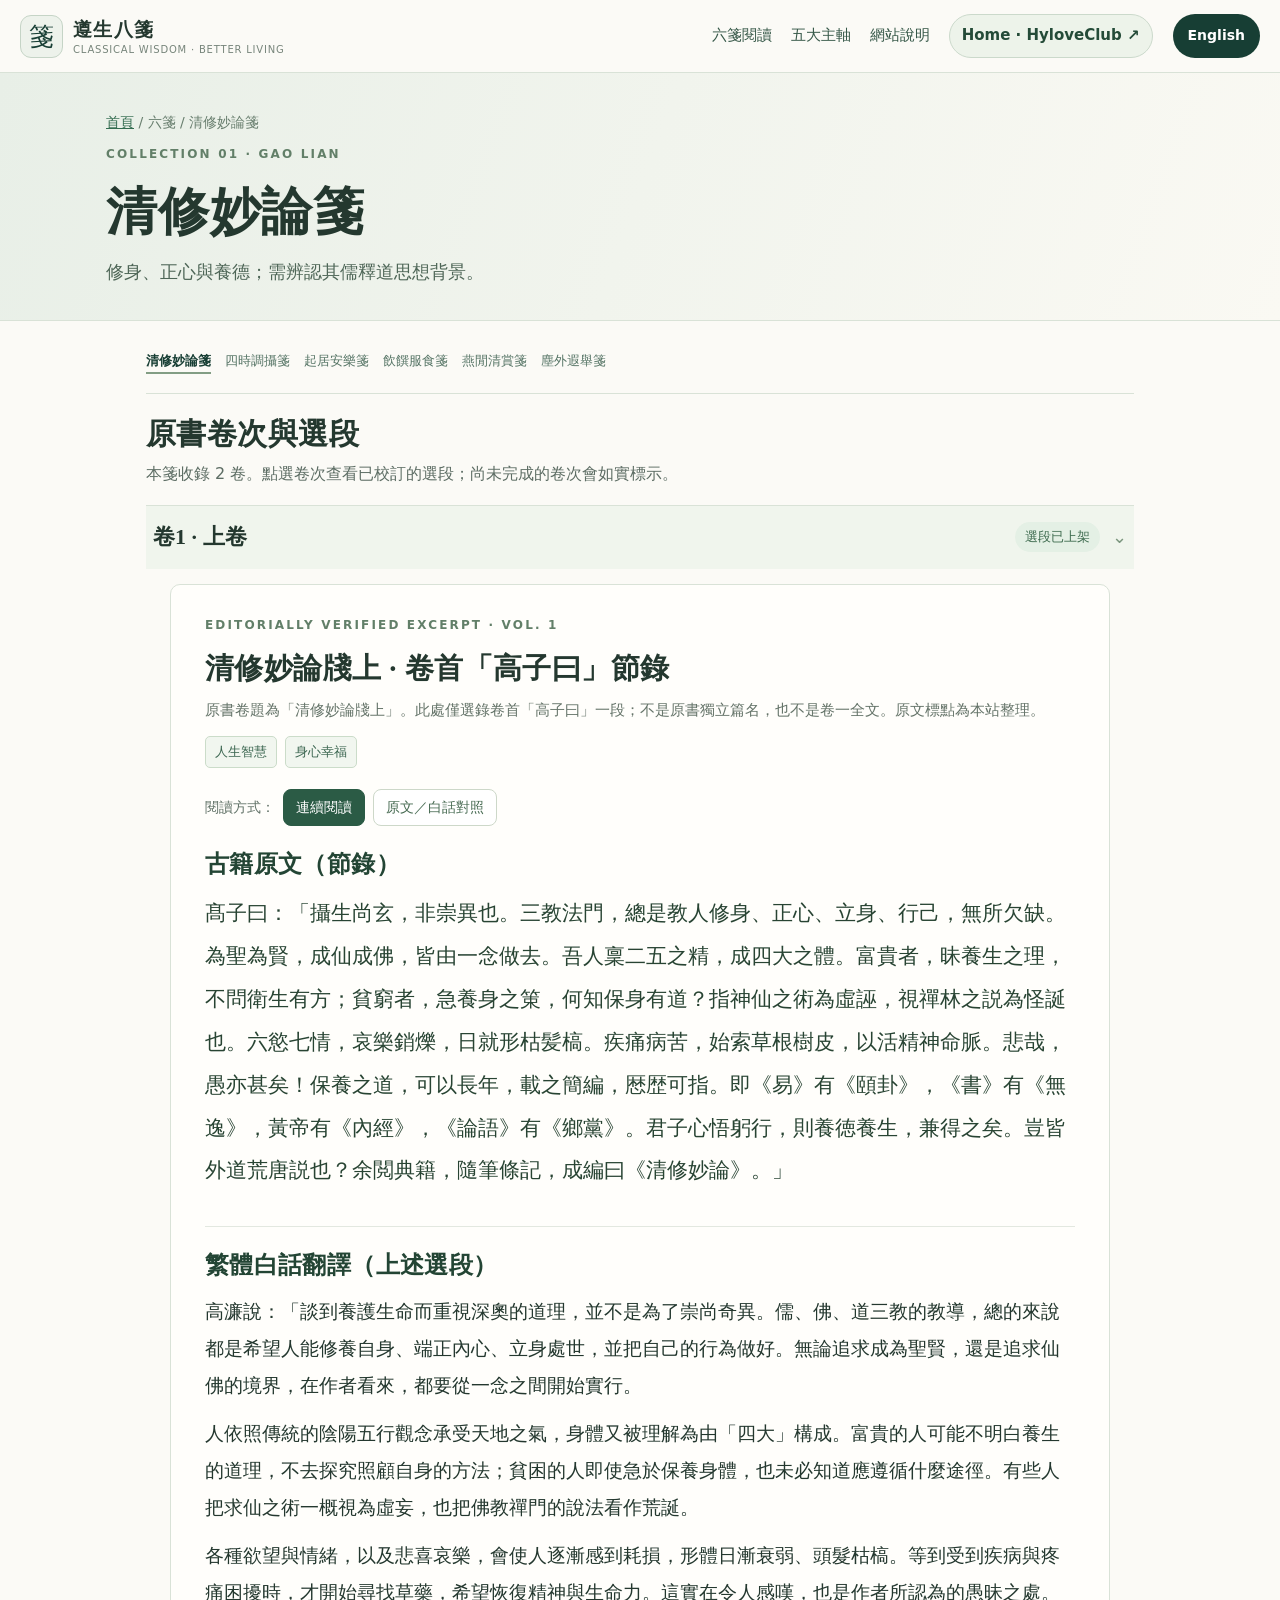
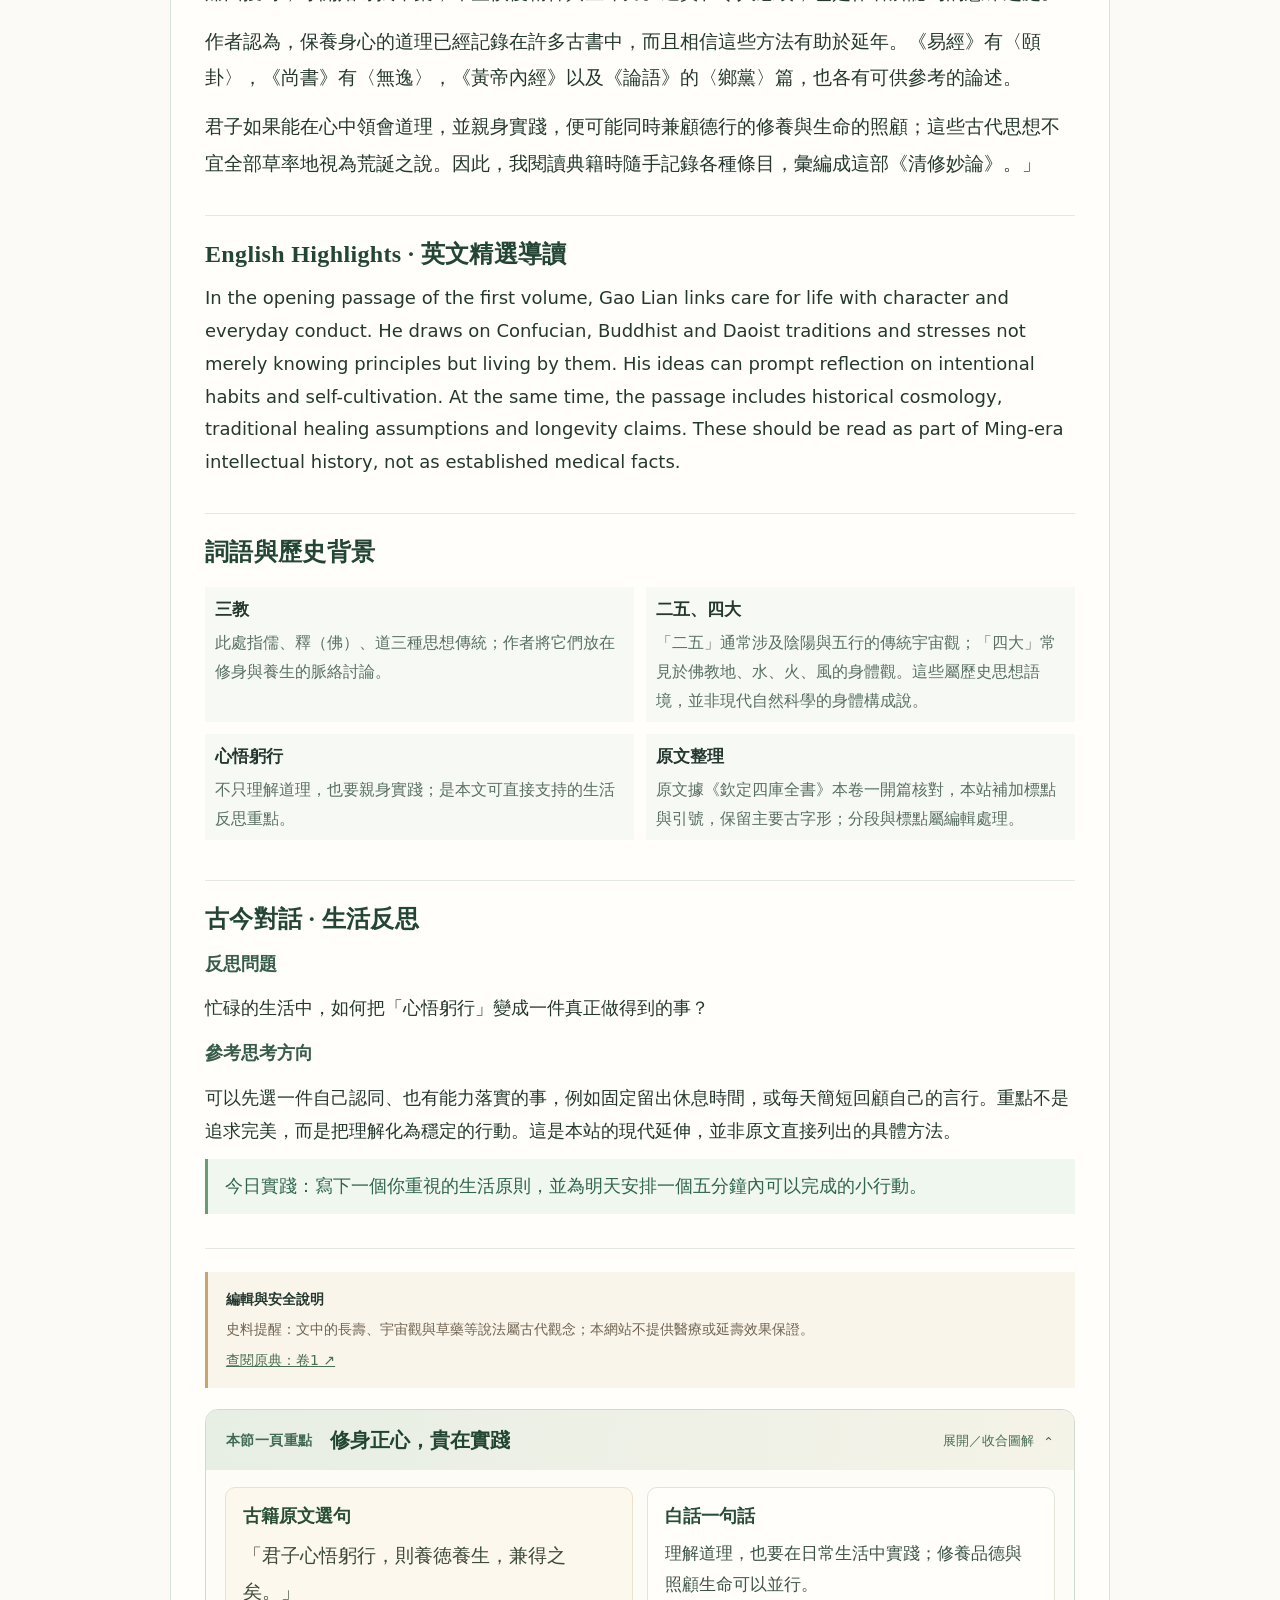
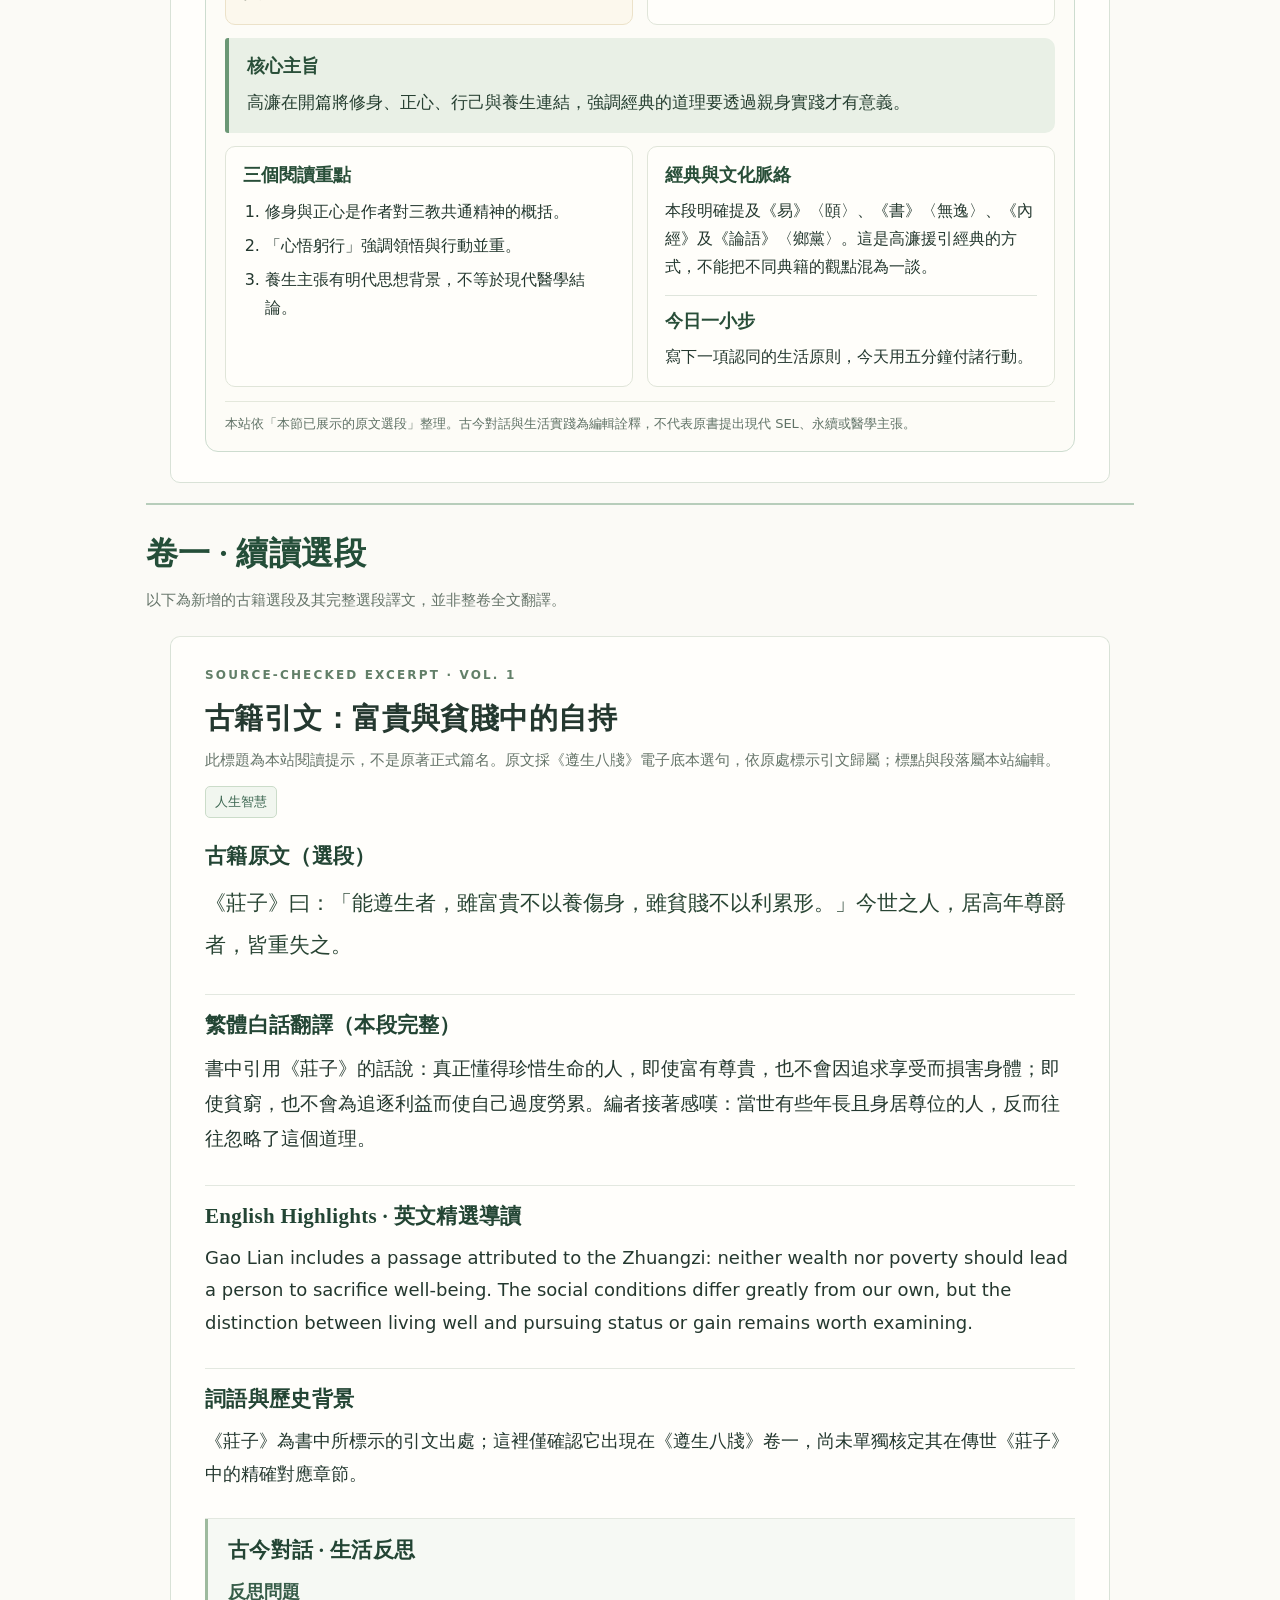
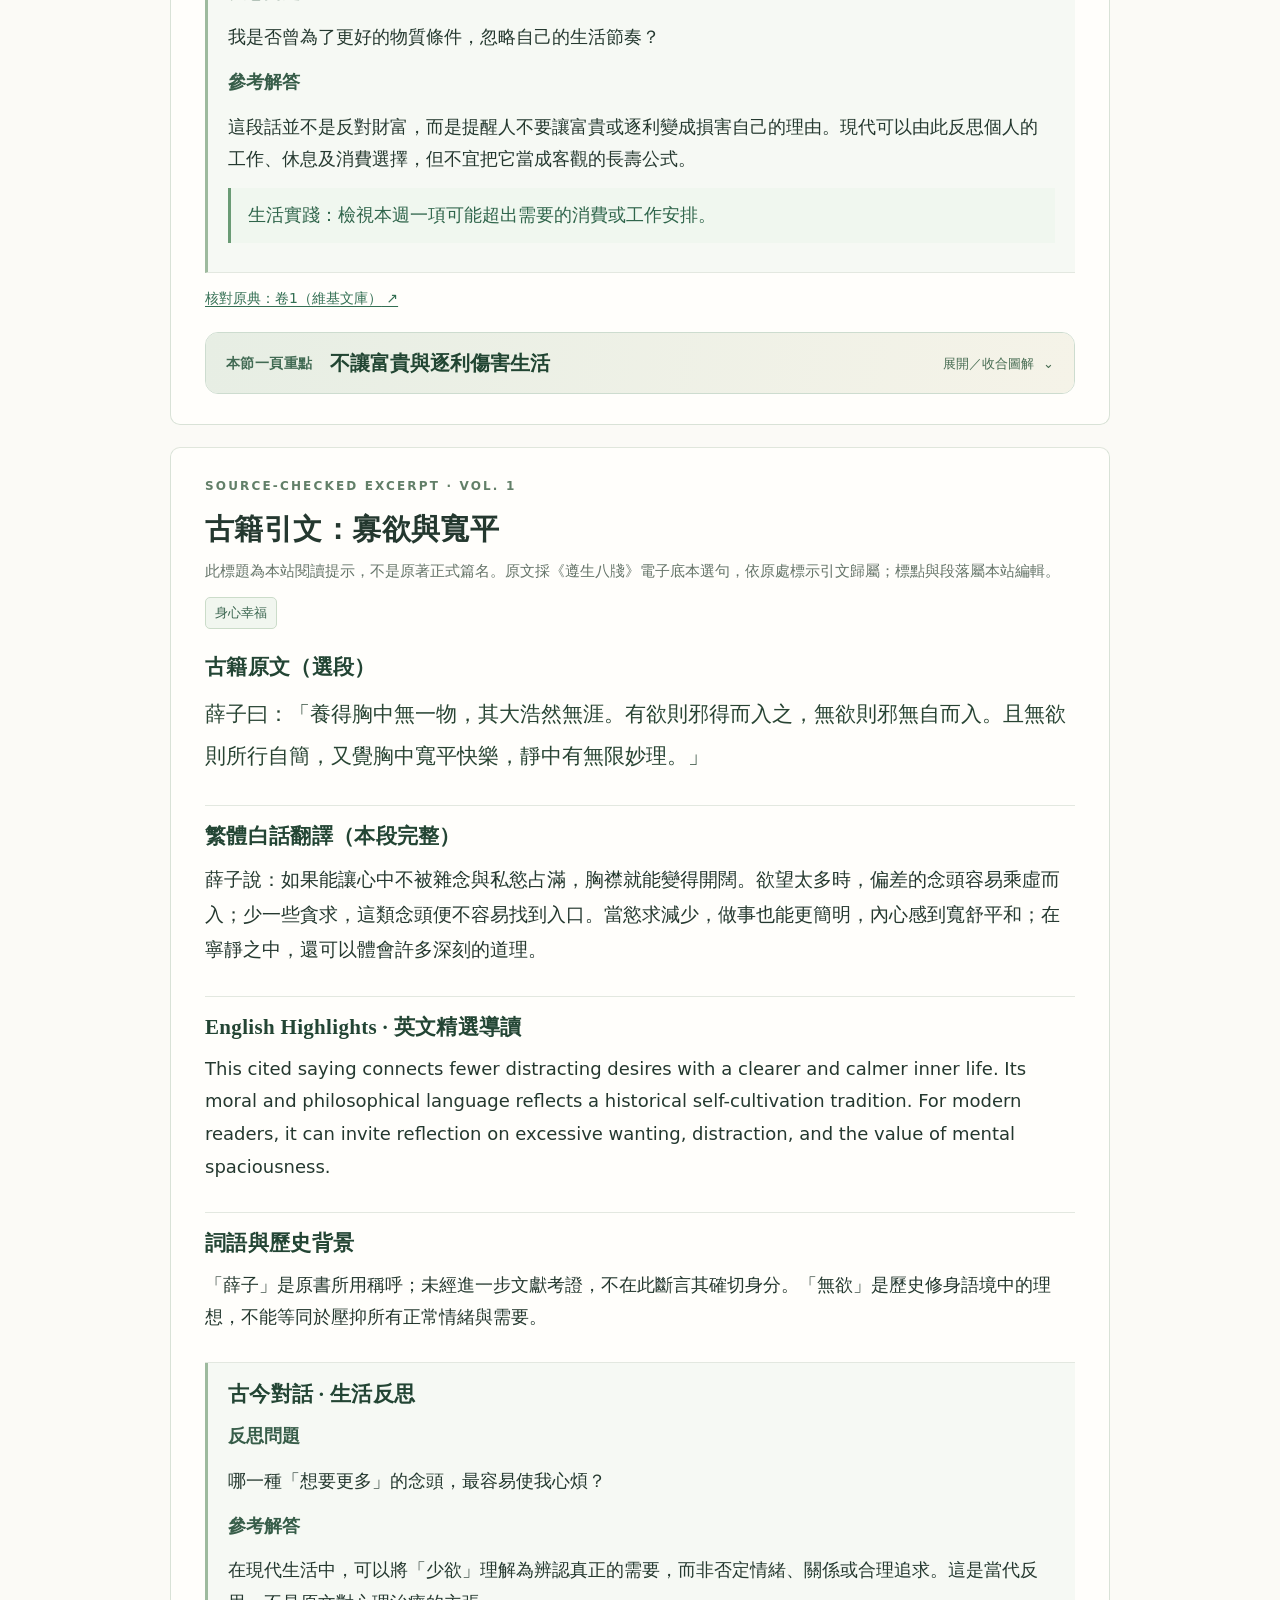
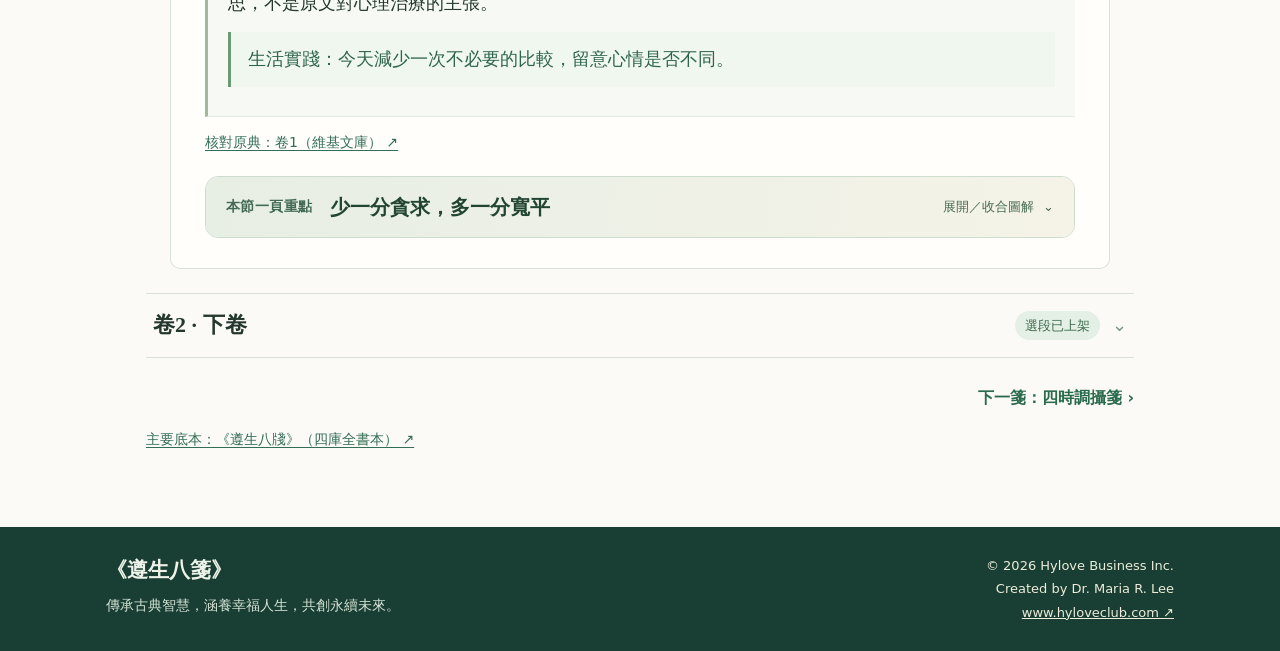
<file: qingxiu.html>
<!DOCTYPE html>

<html lang="zh-Hant"><head><meta charset="utf-8"/><meta content="width=device-width, initial-scale=1" name="viewport"/><meta content="修身、正心與養德；需辨認其儒釋道思想背景。" name="description"/><meta content="#173e34" name="theme-color"/><title>清修妙論箋 · 六箋閱讀｜遵生八箋</title><link href="style.css" rel="stylesheet"/></head>
<body class="lang-zh"><header class="site-header"><div class="header-inner">
<a aria-label="Zunsheng Bajian homepage" class="logo" href="index.html"><span class="logo-mark">箋</span><span><strong>遵生八箋</strong><small>CLASSICAL WISDOM · BETTER LIVING</small></span></a>
<button aria-controls="top-nav" aria-expanded="false" class="menu-button" type="button">☰ <span class="sr-only">Menu</span></button>
<nav aria-label="Main navigation" id="top-nav"><a href="index.html#collections"><span class="i18n zh" lang="zh-Hant">六箋閱讀</span><span class="i18n en" lang="en">Six collections</span></a>
<a href="index.html#themes"><span class="i18n zh" lang="zh-Hant">五大主軸</span><span class="i18n en" lang="en">Life themes</span></a>
<button class="nav-button" data-about="open" type="button"><span class="i18n zh" lang="zh-Hant">網站說明</span><span class="i18n en" lang="en">Description</span></button>
<a class="home-hylove" href="https://www.hyloveclub.com/" rel="noopener noreferrer" target="_blank">Home · HyloveClub ↗</a></nav>
<button aria-label="Switch website language" class="language-button" type="button"><span class="i18n zh">English</span><span class="i18n en">繁體中文</span></button>
</div></header><main id="main"><section class="volume-page-header"><div class="container"><div class="breadcrumb"><a href="index.html"><span class="i18n zh" lang="zh-Hant">首頁</span><span class="i18n en" lang="en">Home</span></a> / <span class="i18n zh" lang="zh-Hant">六箋</span><span class="i18n en" lang="en">Collections</span> / <span class="i18n zh" lang="zh-Hant">清修妙論箋</span><span class="i18n en" lang="en">Reflections on Inner Cultivation</span></div><p class="eyebrow dark">COLLECTION 01 · GAO LIAN</p><h1><span class="i18n zh" lang="zh-Hant">清修妙論箋</span><span class="i18n en" lang="en">Reflections on Inner Cultivation</span></h1><p><span class="i18n zh" lang="zh-Hant">修身、正心與養德；需辨認其儒釋道思想背景。</span><span class="i18n en" lang="en">Character, inner cultivation and historical philosophical traditions.</span></p></div></section>
<div class="container collection-page"><div class="collection-navigation"><a aria-current="page" href="qingxiu.html"><span class="i18n zh" lang="zh-Hant">清修妙論箋</span><span class="i18n en" lang="en">Reflections on Inner Cultivation</span></a><a href="sishi.html"><span class="i18n zh" lang="zh-Hant">四時調攝箋</span><span class="i18n en" lang="en">Seasonal Practices</span></a><a href="qiju.html"><span class="i18n zh" lang="zh-Hant">起居安樂箋</span><span class="i18n en" lang="en">Daily Life and Comfort</span></a><a href="yinzuan.html"><span class="i18n zh" lang="zh-Hant">飲饌服食箋</span><span class="i18n en" lang="en">Food and Culinary Culture</span></a><a href="yanyan.html"><span class="i18n zh" lang="zh-Hant">燕閒清賞箋</span><span class="i18n en" lang="en">Leisure and Appreciation</span></a><a href="chenwai.html"><span class="i18n zh" lang="zh-Hant">塵外遐舉箋</span><span class="i18n en" lang="en">Lives Beyond the Dust</span></a></div><div class="volume-intro"><h2><span class="i18n zh" lang="zh-Hant">原書卷次與選段</span><span class="i18n en" lang="en">Original Volumes and Edited Excerpts</span></h2><p><span class="i18n zh" lang="zh-Hant">本箋收錄 2 卷。點選卷次查看已校訂的選段；尚未完成的卷次會如實標示。</span><span class="i18n en" lang="en">This collection spans 2 volume(s). Open a volume to see verified excerpts; unfinished volumes are clearly labeled.</span></p></div><div class="volume-contents"><details class="volume-detail" id="vol01" open=""><summary><span class="vol-number"><span class="i18n zh" lang="zh-Hant">卷1 · 上卷</span><span class="i18n en" lang="en">Volume 1 · Upper volume</span></span><span class="vol-status available"><span class="i18n zh" lang="zh-Hant">選段已上架</span><span class="i18n en" lang="en">Excerpt available</span></span><span class="caret">⌄</span></summary><div class="volume-content"><article class="reading" id="reading-qingxiu"><header class="reading-head"><p class="eyebrow dark">EDITORIALLY VERIFIED EXCERPT · VOL. 1</p><h2><span class="i18n zh" lang="zh-Hant">清修妙論牋上 · 卷首「高子曰」節錄</span><span class="i18n en" lang="en">Volume I · Opening Excerpt (Gao Lian)</span></h2><p class="verified-note"><span class="i18n zh" lang="zh-Hant">原書卷題為「清修妙論牋上」。此處僅選錄卷首「高子曰」一段；不是原書獨立篇名，也不是卷一全文。原文標點為本站整理。</span><span class="i18n en" lang="en">The original volume heading is 清修妙論牋上. This is its opening passage—not a separate original chapter or a complete translation of Volume I. Punctuation is editorial.</span></p><div class="tag-line"><span><span class="i18n zh" lang="zh-Hant">人生智慧</span><span class="i18n en" lang="en">Life Wisdom</span></span><span><span class="i18n zh" lang="zh-Hant">身心幸福</span><span class="i18n en" lang="en">Well-being &amp; SEL</span></span></div><div aria-label="Reading layout" class="reading-mode" role="group"><span><span class="i18n zh" lang="zh-Hant">閱讀方式：</span><span class="i18n en" lang="en">Reading layout:</span></span><button aria-pressed="true" data-mode="flow" type="button"><span class="i18n zh" lang="zh-Hant">連續閱讀</span><span class="i18n en" lang="en">Continuous</span></button><button aria-pressed="false" data-mode="compare" type="button"><span class="i18n zh" lang="zh-Hant">原文／白話對照</span><span class="i18n en" lang="en">Side by side</span></button></div></header>
<div class="reading-duo"><section class="reading-part original-part"><h3><span class="i18n zh" lang="zh-Hant">古籍原文（節錄）</span><span class="i18n en" lang="en">Classical Chinese · Excerpt</span></h3><div class="original-text"><p>髙子曰：「攝生尚玄，非崇異也。三教法門，總是教人修身、正心、立身、行己，無所欠缺。為聖為賢，成仙成佛，皆由一念做去。吾人稟二五之精，成四大之體。富貴者，昧養生之理，不問衛生有方；貧窮者，急養身之䇿，何知保身有道？指神仙之術為虛誣，視禪林之説為怪誕也。六慾七情，哀樂銷爍，日就形枯髪槁。疾痛病苦，始索草根樹皮，以活精神命脈。悲哉，愚亦甚矣！保養之道，可以長年，載之簡編，厯歴可指。即《易》有《頤卦》，《書》有《無逸》，黃帝有《內經》，《論語》有《鄉黨》。君子心悟躬行，則養徳養生，兼得之矣。豈皆外道荒唐説也？余閲典籍，隨筆條記，成編曰《清修妙論》。」</p></div></section><section class="reading-part translation-part"><h3><span class="i18n zh" lang="zh-Hant">繁體白話翻譯（上述選段）</span><span class="i18n en" lang="en">Modern Chinese · Translation of Excerpt</span></h3><div class="translation-text"><p>高濂說：「談到養護生命而重視深奧的道理，並不是為了崇尚奇異。儒、佛、道三教的教導，總的來說都是希望人能修養自身、端正內心、立身處世，並把自己的行為做好。無論追求成為聖賢，還是追求仙佛的境界，在作者看來，都要從一念之間開始實行。</p><p>人依照傳統的陰陽五行觀念承受天地之氣，身體又被理解為由「四大」構成。富貴的人可能不明白養生的道理，不去探究照顧自身的方法；貧困的人即使急於保養身體，也未必知道應遵循什麼途徑。有些人把求仙之術一概視為虛妄，也把佛教禪門的說法看作荒誕。</p><p>各種欲望與情緒，以及悲喜哀樂，會使人逐漸感到耗損，形體日漸衰弱、頭髮枯槁。等到受到疾病與疼痛困擾時，才開始尋找草藥，希望恢復精神與生命力。這實在令人感嘆，也是作者所認為的愚昧之處。</p><p>作者認為，保養身心的道理已經記錄在許多古書中，而且相信這些方法有助於延年。《易經》有〈頤卦〉，《尚書》有〈無逸〉，《黃帝內經》以及《論語》的〈鄉黨〉篇，也各有可供參考的論述。</p><p>君子如果能在心中領會道理，並親身實踐，便可能同時兼顧德行的修養與生命的照顧；這些古代思想不宜全部草率地視為荒誕之說。因此，我閱讀典籍時隨手記錄各種條目，彙編成這部《清修妙論》。」</p></div></section></div>
<section class="reading-part" id="english"><h3>English Highlights · <span class="i18n zh" lang="zh-Hant">英文精選導讀</span><span class="i18n en" lang="en">Selected English Guide</span></h3><p lang="en">In the opening passage of the first volume, Gao Lian links care for life with character and everyday conduct. He draws on Confucian, Buddhist and Daoist traditions and stresses not merely knowing principles but living by them. His ideas can prompt reflection on intentional habits and self-cultivation. At the same time, the passage includes historical cosmology, traditional healing assumptions and longevity claims. These should be read as part of Ming-era intellectual history, not as established medical facts.</p></section>
<section class="reading-part" id="notes"><h3><span class="i18n zh" lang="zh-Hant">詞語與歷史背景</span><span class="i18n en" lang="en">Historical Notes</span></h3><dl class="glossary"><div><dt>三教</dt><dd><span class="i18n zh" lang="zh-Hant">此處指儒、釋（佛）、道三種思想傳統；作者將它們放在修身與養生的脈絡討論。</span><span class="i18n en" lang="en">The three traditions refer to Confucianism, Buddhism and Daoism.</span></dd></div><div><dt>二五、四大</dt><dd><span class="i18n zh" lang="zh-Hant">「二五」通常涉及陰陽與五行的傳統宇宙觀；「四大」常見於佛教地、水、火、風的身體觀。這些屬歷史思想語境，並非現代自然科學的身體構成說。</span><span class="i18n en" lang="en">Historical cosmological and Buddhist concepts, not modern scientific descriptions of the body.</span></dd></div><div><dt>心悟躬行</dt><dd><span class="i18n zh" lang="zh-Hant">不只理解道理，也要親身實踐；是本文可直接支持的生活反思重點。</span><span class="i18n en" lang="en">To understand a principle inwardly and put it into practice.</span></dd></div><div><dt>原文整理</dt><dd><span class="i18n zh" lang="zh-Hant">原文據《欽定四庫全書》本卷一開篇核對，本站補加標點與引號，保留主要古字形；分段與標點屬編輯處理。</span><span class="i18n en" lang="en">The classical passage is checked against the Siku Quanshu text; punctuation is editorial.</span></dd></div></dl></section><section class="reading-part reflection"><h3><span class="i18n zh" lang="zh-Hant">古今對話 · 生活反思</span><span class="i18n en" lang="en">Wisdom for Today · Reflection</span></h3><p><strong><span class="i18n zh" lang="zh-Hant">反思問題</span><span class="i18n en" lang="en">Reflection Question</span></strong></p><p><span class="i18n zh" lang="zh-Hant">忙碌的生活中，如何把「心悟躬行」變成一件真正做得到的事？</span><span class="i18n en" lang="en">How might you turn a principle you value into one small, realistic everyday action?</span></p><p><strong><span class="i18n zh" lang="zh-Hant">參考思考方向</span><span class="i18n en" lang="en">Suggested Interpretation</span></strong></p><p><span class="i18n zh" lang="zh-Hant">可以先選一件自己認同、也有能力落實的事，例如固定留出休息時間，或每天簡短回顧自己的言行。重點不是追求完美，而是把理解化為穩定的行動。這是本站的現代延伸，並非原文直接列出的具體方法。</span><span class="i18n en" lang="en">Choose one modest action aligned with a value you hold—such as scheduling rest or briefly reflecting on the day. This is a modern editorial suggestion, not a practice prescribed in the passage.</span></p><p class="practice"><span class="i18n zh" lang="zh-Hant">今日實踐：寫下一個你重視的生活原則，並為明天安排一個五分鐘內可以完成的小行動。</span><span class="i18n en" lang="en">Try today: write down one principle you value and schedule one five-minute action for tomorrow.</span></p></section>
<div class="editor-warning"><strong><span class="i18n zh" lang="zh-Hant">編輯與安全說明</span><span class="i18n en" lang="en">Editorial and Safety Note</span></strong><p><span class="i18n zh" lang="zh-Hant">史料提醒：文中的長壽、宇宙觀與草藥等說法屬古代觀念；本網站不提供醫療或延壽效果保證。</span><span class="i18n en" lang="en">Historical context: longevity and healing claims in the passage are not medical advice or evidence of effectiveness.</span></p><a href="https://zh.wikisource.org/zh-hant/遵生八牋_(四庫全書本)/卷01" rel="noopener noreferrer" target="_blank"><span class="i18n zh" lang="zh-Hant">查閱原典：卷1</span><span class="i18n en" lang="en">Original source: Volume 1</span> ↗</a></div><details aria-label="Chapter takeaways" class="chapter-recap" id="recap-reading-qingxiu" open="">
<summary class="recap-summary">
<span class="recap-overline"><span class="i18n zh" lang="zh-Hant">本節一頁重點</span><span class="i18n en" lang="en">Chapter at a Glance</span></span>
<strong><span class="i18n zh" lang="zh-Hant">修身正心，貴在實踐</span><span class="i18n en" lang="en">Cultivation begins with action</span></strong>
<span class="recap-action"><span class="i18n zh" lang="zh-Hant">展開／收合圖解</span><span class="i18n en" lang="en">Open / close summary</span> <span aria-hidden="true">⌄</span></span>
</summary>
<div class="recap-content">
<div class="recap-source-grid">
<section class="recap-original"><h4><span class="i18n zh" lang="zh-Hant">古籍原文選句</span><span class="i18n en" lang="en">Selected Classical Line</span></h4><blockquote lang="zh-Hant">「君子心悟躬行，則養徳養生，兼得之矣。」</blockquote></section>
<section class="recap-plain"><h4><span class="i18n zh" lang="zh-Hant">白話一句話</span><span class="i18n en" lang="en">In Plain Language</span></h4><p><span class="i18n zh" lang="zh-Hant">理解道理，也要在日常生活中實踐；修養品德與照顧生命可以並行。</span><span class="i18n en" lang="en">Understanding and putting wisdom into practice can connect moral cultivation with care for life.</span></p></section>
</div>
<section class="recap-main-point"><h4><span class="i18n zh" lang="zh-Hant">核心主旨</span><span class="i18n en" lang="en">Core Message</span></h4><p><span class="i18n zh" lang="zh-Hant">高濂在開篇將修身、正心、行己與養生連結，強調經典的道理要透過親身實踐才有意義。</span><span class="i18n en" lang="en">In his opening remarks, Gao Lian links self-cultivation, a well-ordered mind, daily conduct, and care for life.</span></p></section>
<div class="recap-bottom-grid">
<section><h4><span class="i18n zh" lang="zh-Hant">三個閱讀重點</span><span class="i18n en" lang="en">Three Key Insights</span></h4><ol><li><span class="i18n zh" lang="zh-Hant">修身與正心是作者對三教共通精神的概括。</span><span class="i18n en" lang="en">Gao Lian presents cultivation as a shared concern across three traditions.</span></li><li><span class="i18n zh" lang="zh-Hant">「心悟躬行」強調領悟與行動並重。</span><span class="i18n en" lang="en">Insight should be put into action.</span></li><li><span class="i18n zh" lang="zh-Hant">養生主張有明代思想背景，不等於現代醫學結論。</span><span class="i18n en" lang="en">Historical health claims must be distinguished from modern evidence.</span></li></ol></section>
<section><h4><span class="i18n zh" lang="zh-Hant">經典與文化脈絡</span><span class="i18n en" lang="en">Classical &amp; Cultural Context</span></h4><p><span class="i18n zh" lang="zh-Hant">本段明確提及《易》〈頤〉、《書》〈無逸〉、《內經》及《論語》〈鄉黨〉。這是高濂援引經典的方式，不能把不同典籍的觀點混為一談。</span><span class="i18n en" lang="en">The passage explicitly names the Yijing, Shangshu, Neijing, and Analects. These are Gao Lian’s references, not a single unified modern theory.</span></p><h4 class="recap-practice-title"><span class="i18n zh" lang="zh-Hant">今日一小步</span><span class="i18n en" lang="en">One Small Step Today</span></h4><p><span class="i18n zh" lang="zh-Hant">寫下一項認同的生活原則，今天用五分鐘付諸行動。</span><span class="i18n en" lang="en">Choose one value and give it five minutes of practical attention today.</span></p></section>
</div>
<p class="recap-disclaimer"><span class="i18n zh" lang="zh-Hant">本站依「本節已展示的原文選段」整理。古今對話與生活實踐為編輯詮釋，不代表原書提出現代 SEL、永續或醫學主張。</span><span class="i18n en" lang="en">This summary covers only the displayed excerpt. Contemporary reflections and practices are editorial interpretations, not historical claims about SEL, sustainability, or medicine.</span></p>
</div></details></article><div class="additional-excerpts"><h2 class="additional-heading"><span class="i18n zh" lang="zh-Hant">卷一 · 續讀選段</span><span class="i18n en" lang="en">Volume I · Additional Readings</span></h2><p class="verified-note"><span class="i18n zh" lang="zh-Hant">以下為新增的古籍選段及其完整選段譯文，並非整卷全文翻譯。</span><span class="i18n en" lang="en">These are newly edited excerpts; they do not constitute the full volume.</span></p><article class="reading additional-reading" id="excerpt-v1-zhuangzi">
<header class="reading-head"><p class="eyebrow dark">SOURCE-CHECKED EXCERPT · VOL. 1</p>
<h2><span class="i18n zh" lang="zh-Hant">古籍引文：富貴與貧賤中的自持</span><span class="i18n en" lang="en">Selected Classical Passage · Volume 1</span></h2>
<p class="verified-note"><span class="i18n zh" lang="zh-Hant">此標題為本站閱讀提示，不是原著正式篇名。原文採《遵生八牋》電子底本選句，依原處標示引文歸屬；標點與段落屬本站編輯。</span><span class="i18n en" lang="en">The section heading is editorial, not an original chapter title. The quotation is selected from the historic volume; punctuation and excerpt boundaries are editorial.</span></p>
<div class="tag-line"><span><span class="i18n zh" lang="zh-Hant">人生智慧</span><span class="i18n en" lang="en">Life Wisdom</span></span></div>
</header>
<div class="reading-duo">
<section class="reading-part original-part"><h3><span class="i18n zh" lang="zh-Hant">古籍原文（選段）</span><span class="i18n en" lang="en">Classical Chinese · Excerpt</span></h3><div class="original-text"><p>《莊子》曰：「能遵生者，雖富貴不以養傷身，雖貧賤不以利累形。」今世之人，居高年尊爵者，皆重失之。</p></div></section>
<section class="reading-part translation-part"><h3><span class="i18n zh" lang="zh-Hant">繁體白話翻譯（本段完整）</span><span class="i18n en" lang="en">Modern Chinese · Complete translation of this excerpt</span></h3><div class="translation-text"><p>書中引用《莊子》的話說：真正懂得珍惜生命的人，即使富有尊貴，也不會因追求享受而損害身體；即使貧窮，也不會為追逐利益而使自己過度勞累。編者接著感嘆：當世有些年長且身居尊位的人，反而往往忽略了這個道理。</p></div></section>
</div>
<section class="reading-part"><h3>English Highlights · <span class="i18n zh" lang="zh-Hant">英文精選導讀</span><span class="i18n en" lang="en">Selected English Guide</span></h3><p lang="en">Gao Lian includes a passage attributed to the Zhuangzi: neither wealth nor poverty should lead a person to sacrifice well-being. The social conditions differ greatly from our own, but the distinction between living well and pursuing status or gain remains worth examining.</p></section>
<section class="reading-part"><h3><span class="i18n zh" lang="zh-Hant">詞語與歷史背景</span><span class="i18n en" lang="en">Notes &amp; Historical Context</span></h3><p><span class="i18n zh" lang="zh-Hant">《莊子》為書中所標示的引文出處；這裡僅確認它出現在《遵生八牋》卷一，尚未單獨核定其在傳世《莊子》中的精確對應章節。</span><span class="i18n en" lang="en">The attribution is reproduced as found in Gao Lian’s compilation; the precise location in the transmitted Zhuangzi has not been independently established here.</span></p></section>
<section class="reading-part reflection"><h3><span class="i18n zh" lang="zh-Hant">古今對話 · 生活反思</span><span class="i18n en" lang="en">Modern Reflection</span></h3>
<p><strong><span class="i18n zh" lang="zh-Hant">反思問題</span><span class="i18n en" lang="en">Reflection Question</span></strong></p><p><span class="i18n zh" lang="zh-Hant">我是否曾為了更好的物質條件，忽略自己的生活節奏？</span><span class="i18n en" lang="en">Have I pursued comfort or status at the expense of my daily balance?</span></p>
<p><strong><span class="i18n zh" lang="zh-Hant">參考解答</span><span class="i18n en" lang="en">Suggested Answer</span></strong></p><p><span class="i18n zh" lang="zh-Hant">這段話並不是反對財富，而是提醒人不要讓富貴或逐利變成損害自己的理由。現代可以由此反思個人的工作、休息及消費選擇，但不宜把它當成客觀的長壽公式。</span><span class="i18n en" lang="en">The reflection is not that wealth is inherently harmful. Rather, comfort, status, and financial pressure should be considered alongside one’s well-being.</span></p>
<p class="practice"><span class="i18n zh" lang="zh-Hant">生活實踐：檢視本週一項可能超出需要的消費或工作安排。</span><span class="i18n en" lang="en">Try this: Review one purchase or work commitment that may go beyond your needs.</span></p>
</section>
<p class="source-note"><a href="https://zh.wikisource.org/zh-hant/遵生八牋/卷01" rel="noopener noreferrer" target="_blank"><span class="i18n zh" lang="zh-Hant">核對原典：卷1（維基文庫）</span><span class="i18n en" lang="en">Source: Volume 1 (Wikisource)</span> ↗</a></p>
<details aria-label="Chapter takeaways" class="chapter-recap" id="recap-excerpt-v1-zhuangzi">
<summary class="recap-summary">
<span class="recap-overline"><span class="i18n zh" lang="zh-Hant">本節一頁重點</span><span class="i18n en" lang="en">Chapter at a Glance</span></span>
<strong><span class="i18n zh" lang="zh-Hant">不讓富貴與逐利傷害生活</span><span class="i18n en" lang="en">Live well beyond status and gain</span></strong>
<span class="recap-action"><span class="i18n zh" lang="zh-Hant">展開／收合圖解</span><span class="i18n en" lang="en">Open / close summary</span> <span aria-hidden="true">⌄</span></span>
</summary>
<div class="recap-content">
<div class="recap-source-grid">
<section class="recap-original"><h4><span class="i18n zh" lang="zh-Hant">古籍原文選句</span><span class="i18n en" lang="en">Selected Classical Line</span></h4><blockquote lang="zh-Hant">「能遵生者，雖富貴不以養傷身，雖貧賤不以利累形。」</blockquote></section>
<section class="recap-plain"><h4><span class="i18n zh" lang="zh-Hant">白話一句話</span><span class="i18n en" lang="en">In Plain Language</span></h4><p><span class="i18n zh" lang="zh-Hant">無論富裕或貧困，都別讓享受或逐利成為損耗自己的理由。</span><span class="i18n en" lang="en">Neither luxury nor the pursuit of profit should come at the cost of one’s well-being.</span></p></section>
</div>
<section class="recap-main-point"><h4><span class="i18n zh" lang="zh-Hant">核心主旨</span><span class="i18n en" lang="en">Core Message</span></h4><p><span class="i18n zh" lang="zh-Hant">此段藉古人之言，提出物質條件與個人自持之間的平衡。</span><span class="i18n en" lang="en">The passage connects one’s material circumstances with restraint and personal well-being.</span></p></section>
<div class="recap-bottom-grid">
<section><h4><span class="i18n zh" lang="zh-Hant">三個閱讀重點</span><span class="i18n en" lang="en">Three Key Insights</span></h4><ol><li><span class="i18n zh" lang="zh-Hant">富貴本身不是問題，失衡的享樂才值得反省。</span><span class="i18n en" lang="en">Wealth alone is not the problem; imbalance is.</span></li><li><span class="i18n zh" lang="zh-Hant">謀生有其必要，仍應關照生活與身心。</span><span class="i18n en" lang="en">Livelihood matters, and so does well-being.</span></li><li><span class="i18n zh" lang="zh-Hant">對貧困者不宜以「節制」取代實際支持。</span><span class="i18n en" lang="en">Restraint should not be used to dismiss genuine hardship.</span></li></ol></section>
<section><h4><span class="i18n zh" lang="zh-Hant">經典與文化脈絡</span><span class="i18n en" lang="en">Classical &amp; Cultural Context</span></h4><p><span class="i18n zh" lang="zh-Hant">高濂在此引用《莊子》語句。本站保留其原有引述關係，不把它說成高濂自創的格言。</span><span class="i18n en" lang="en">Gao Lian quotes a saying attributed in the passage to Zhuangzi; it is not presented here as Gao Lian’s own aphorism.</span></p><h4 class="recap-practice-title"><span class="i18n zh" lang="zh-Hant">今日一小步</span><span class="i18n en" lang="en">One Small Step Today</span></h4><p><span class="i18n zh" lang="zh-Hant">檢視本週的一件消費或工作安排，看看是否已超過真正需要。</span><span class="i18n en" lang="en">Review one purchase or commitment to see whether it serves a real need.</span></p></section>
</div>
<p class="recap-disclaimer"><span class="i18n zh" lang="zh-Hant">本站依「本節已展示的原文選段」整理。古今對話與生活實踐為編輯詮釋，不代表原書提出現代 SEL、永續或醫學主張。</span><span class="i18n en" lang="en">This summary covers only the displayed excerpt. Contemporary reflections and practices are editorial interpretations, not historical claims about SEL, sustainability, or medicine.</span></p>
</div></details></article><article class="reading additional-reading" id="excerpt-v1-xuezi">
<header class="reading-head"><p class="eyebrow dark">SOURCE-CHECKED EXCERPT · VOL. 1</p>
<h2><span class="i18n zh" lang="zh-Hant">古籍引文：寡欲與寬平</span><span class="i18n en" lang="en">Selected Classical Passage · Volume 1</span></h2>
<p class="verified-note"><span class="i18n zh" lang="zh-Hant">此標題為本站閱讀提示，不是原著正式篇名。原文採《遵生八牋》電子底本選句，依原處標示引文歸屬；標點與段落屬本站編輯。</span><span class="i18n en" lang="en">The section heading is editorial, not an original chapter title. The quotation is selected from the historic volume; punctuation and excerpt boundaries are editorial.</span></p>
<div class="tag-line"><span><span class="i18n zh" lang="zh-Hant">身心幸福</span><span class="i18n en" lang="en">Well-being &amp; SEL</span></span></div>
</header>
<div class="reading-duo">
<section class="reading-part original-part"><h3><span class="i18n zh" lang="zh-Hant">古籍原文（選段）</span><span class="i18n en" lang="en">Classical Chinese · Excerpt</span></h3><div class="original-text"><p>薛子曰：「養得胸中無一物，其大浩然無涯。有欲則邪得而入之，無欲則邪無自而入。且無欲則所行自簡，又覺胸中寬平快樂，靜中有無限妙理。」</p></div></section>
<section class="reading-part translation-part"><h3><span class="i18n zh" lang="zh-Hant">繁體白話翻譯（本段完整）</span><span class="i18n en" lang="en">Modern Chinese · Complete translation of this excerpt</span></h3><div class="translation-text"><p>薛子說：如果能讓心中不被雜念與私慾占滿，胸襟就能變得開闊。欲望太多時，偏差的念頭容易乘虛而入；少一些貪求，這類念頭便不容易找到入口。當慾求減少，做事也能更簡明，內心感到寬舒平和；在寧靜之中，還可以體會許多深刻的道理。</p></div></section>
</div>
<section class="reading-part"><h3>English Highlights · <span class="i18n zh" lang="zh-Hant">英文精選導讀</span><span class="i18n en" lang="en">Selected English Guide</span></h3><p lang="en">This cited saying connects fewer distracting desires with a clearer and calmer inner life. Its moral and philosophical language reflects a historical self-cultivation tradition. For modern readers, it can invite reflection on excessive wanting, distraction, and the value of mental spaciousness.</p></section>
<section class="reading-part"><h3><span class="i18n zh" lang="zh-Hant">詞語與歷史背景</span><span class="i18n en" lang="en">Notes &amp; Historical Context</span></h3><p><span class="i18n zh" lang="zh-Hant">「薛子」是原書所用稱呼；未經進一步文獻考證，不在此斷言其確切身分。「無欲」是歷史修身語境中的理想，不能等同於壓抑所有正常情緒與需要。</span><span class="i18n en" lang="en">“Xuezi” is the attribution used in the source. Its identity has not been independently verified here. The ideal of fewer desires should not be confused with suppressing all normal human needs and emotions.</span></p></section>
<section class="reading-part reflection"><h3><span class="i18n zh" lang="zh-Hant">古今對話 · 生活反思</span><span class="i18n en" lang="en">Modern Reflection</span></h3>
<p><strong><span class="i18n zh" lang="zh-Hant">反思問題</span><span class="i18n en" lang="en">Reflection Question</span></strong></p><p><span class="i18n zh" lang="zh-Hant">哪一種「想要更多」的念頭，最容易使我心煩？</span><span class="i18n en" lang="en">What recurring desire or comparison most often unsettles me?</span></p>
<p><strong><span class="i18n zh" lang="zh-Hant">參考解答</span><span class="i18n en" lang="en">Suggested Answer</span></strong></p><p><span class="i18n zh" lang="zh-Hant">在現代生活中，可以將「少欲」理解為辨認真正的需要，而非否定情緒、關係或合理追求。這是當代反思，不是原文對心理治療的主張。</span><span class="i18n en" lang="en">A modern application is to distinguish meaningful needs from habitual comparison, rather than rejecting emotions or ambition altogether.</span></p>
<p class="practice"><span class="i18n zh" lang="zh-Hant">生活實踐：今天減少一次不必要的比較，留意心情是否不同。</span><span class="i18n en" lang="en">Try this: Set aside one unnecessary comparison today and notice the effect.</span></p>
</section>
<p class="source-note"><a href="https://zh.wikisource.org/zh-hant/遵生八牋/卷01" rel="noopener noreferrer" target="_blank"><span class="i18n zh" lang="zh-Hant">核對原典：卷1（維基文庫）</span><span class="i18n en" lang="en">Source: Volume 1 (Wikisource)</span> ↗</a></p>
<details aria-label="Chapter takeaways" class="chapter-recap" id="recap-excerpt-v1-xuezi">
<summary class="recap-summary">
<span class="recap-overline"><span class="i18n zh" lang="zh-Hant">本節一頁重點</span><span class="i18n en" lang="en">Chapter at a Glance</span></span>
<strong><span class="i18n zh" lang="zh-Hant">少一分貪求，多一分寬平</span><span class="i18n en" lang="en">Make room for calm</span></strong>
<span class="recap-action"><span class="i18n zh" lang="zh-Hant">展開／收合圖解</span><span class="i18n en" lang="en">Open / close summary</span> <span aria-hidden="true">⌄</span></span>
</summary>
<div class="recap-content">
<div class="recap-source-grid">
<section class="recap-original"><h4><span class="i18n zh" lang="zh-Hant">古籍原文選句</span><span class="i18n en" lang="en">Selected Classical Line</span></h4><blockquote lang="zh-Hant">「無欲則所行自簡，又覺胸中寬平快樂，靜中有無限妙理。」</blockquote></section>
<section class="recap-plain"><h4><span class="i18n zh" lang="zh-Hant">白話一句話</span><span class="i18n en" lang="en">In Plain Language</span></h4><p><span class="i18n zh" lang="zh-Hant">當不必要的欲望減少，行事可以更簡明，內心也可能更加安定。</span><span class="i18n en" lang="en">Reducing needless desire may simplify daily choices and allow a calmer state of mind.</span></p></section>
</div>
<section class="recap-main-point"><h4><span class="i18n zh" lang="zh-Hant">核心主旨</span><span class="i18n en" lang="en">Core Message</span></h4><p><span class="i18n zh" lang="zh-Hant">原文引用「薛子」之說，重視減少過度欲求與心境平和的關聯。</span><span class="i18n en" lang="en">The cited reflection of Xuezi values simplicity and inner spaciousness over excessive craving.</span></p></section>
<div class="recap-bottom-grid">
<section><h4><span class="i18n zh" lang="zh-Hant">三個閱讀重點</span><span class="i18n en" lang="en">Three Key Insights</span></h4><ol><li><span class="i18n zh" lang="zh-Hant">寡欲並非否定所有正當需要。</span><span class="i18n en" lang="en">Less craving is not the same as denying basic needs.</span></li><li><span class="i18n zh" lang="zh-Hant">行事簡明可以作為一種生活選擇。</span><span class="i18n en" lang="en">Simplicity can be a considered choice.</span></li><li><span class="i18n zh" lang="zh-Hant">原文的內心狀態描述不應當作醫療效果。</span><span class="i18n en" lang="en">This is not a clinical claim.</span></li></ol></section>
<section><h4><span class="i18n zh" lang="zh-Hant">經典與文化脈絡</span><span class="i18n en" lang="en">Classical &amp; Cultural Context</span></h4><p><span class="i18n zh" lang="zh-Hant">原文以「薛子曰」標示引述。本站僅根據所引文字說明，不臆測引文作者的身分或出處。</span><span class="i18n en" lang="en">The original introduces this quotation as “Xuezi said.” Its precise attribution is not expanded without verification.</span></p><h4 class="recap-practice-title"><span class="i18n zh" lang="zh-Hant">今日一小步</span><span class="i18n en" lang="en">One Small Step Today</span></h4><p><span class="i18n zh" lang="zh-Hant">今天試著減少一次不必要的比較，觀察自己的反應。</span><span class="i18n en" lang="en">Let go of one unhelpful comparison today and notice how you respond.</span></p></section>
</div>
<p class="recap-disclaimer"><span class="i18n zh" lang="zh-Hant">本站依「本節已展示的原文選段」整理。古今對話與生活實踐為編輯詮釋，不代表原書提出現代 SEL、永續或醫學主張。</span><span class="i18n en" lang="en">This summary covers only the displayed excerpt. Contemporary reflections and practices are editorial interpretations, not historical claims about SEL, sustainability, or medicine.</span></p>
</div></details></article></div></div></details><details class="volume-detail" id="vol02"><summary><span class="vol-number"><span class="i18n zh" lang="zh-Hant">卷2 · 下卷</span><span class="i18n en" lang="en">Volume 2 · Lower volume</span></span><span class="vol-status available"><span class="i18n zh" lang="zh-Hant">選段已上架</span><span class="i18n en" lang="en">Excerpts available</span></span><span class="caret">⌄</span></summary><div class="volume-content"><div class="additional-excerpts"><h2 class="additional-heading"><span class="i18n zh" lang="zh-Hant">清修妙論牋下 · 卷二選讀</span><span class="i18n en" lang="en">Volume II · Selected Readings</span></h2><p class="verified-note"><span class="i18n zh" lang="zh-Hant">以下僅提供已核對的三則短句與完整選段譯文；卷二其餘部分尚待編輯。</span><span class="i18n en" lang="en">Three short verified passages are translated in full as excerpts; the rest of Volume II remains pending.</span></p><article class="reading additional-reading" id="excerpt-v2-zhizhi">
<header class="reading-head"><p class="eyebrow dark">SOURCE-CHECKED EXCERPT · VOL. 2</p>
<h2><span class="i18n zh" lang="zh-Hant">古籍引文：知止與適度</span><span class="i18n en" lang="en">Selected Classical Passage · Volume 2</span></h2>
<p class="verified-note"><span class="i18n zh" lang="zh-Hant">此標題為本站閱讀提示，不是原著正式篇名。原文採《遵生八牋》電子底本選句，依原處標示引文歸屬；標點與段落屬本站編輯。</span><span class="i18n en" lang="en">The section heading is editorial, not an original chapter title. The quotation is selected from the historic volume; punctuation and excerpt boundaries are editorial.</span></p>
<div class="tag-line"><span><span class="i18n zh" lang="zh-Hant">自然與生活永續</span><span class="i18n en" lang="en">Sustainable Living</span></span></div>
</header>
<div class="reading-duo">
<section class="reading-part original-part"><h3><span class="i18n zh" lang="zh-Hant">古籍原文（選段）</span><span class="i18n en" lang="en">Classical Chinese · Excerpt</span></h3><div class="original-text"><p>「知止自能除妄想，安貧須要禁奢心。故云：良田千頃，日食二升；大廈千間，夜眠八尺。」</p></div></section>
<section class="reading-part translation-part"><h3><span class="i18n zh" lang="zh-Hant">繁體白話翻譯（本段完整）</span><span class="i18n en" lang="en">Modern Chinese · Complete translation of this excerpt</span></h3><div class="translation-text"><p>懂得適可而止，便比較能減少不切實際的貪求；要在樸實的生活中安心，也必須克制奢侈的念頭。因此古人說：即使擁有廣大的良田，一天實際能吃的也不過有限的糧食；即使擁有無數房舍，夜晚真正睡眠所用的也只是一小塊地方。這些數量是比喻，不應當作精確的現代生活尺度。</p></div></section>
</div>
<section class="reading-part"><h3>English Highlights · <span class="i18n zh" lang="zh-Hant">英文精選導讀</span><span class="i18n en" lang="en">Selected English Guide</span></h3><p lang="en">The passage contrasts extensive possessions with the limited amount one can actually use at a given moment. It encourages moderation and helps modern readers question excess consumption. Its numerical expressions are rhetorical rather than a measurable sustainability formula.</p></section>
<section class="reading-part"><h3><span class="i18n zh" lang="zh-Hant">詞語與歷史背景</span><span class="i18n en" lang="en">Notes &amp; Historical Context</span></h3><p><span class="i18n zh" lang="zh-Hant">此處的「二升」「八尺」是古代量度與修辭意象。將其連結到現代資源珍惜與責任消費，是本網站的延伸詮釋，不代表高濂已提出當代永續發展概念。</span><span class="i18n en" lang="en">Ancient measures and rhetorical comparisons are used in the source. Connecting the passage to responsible consumption is an editorial modern reading, not an attribution of present-day sustainability policy to Gao Lian.</span></p></section>
<section class="reading-part reflection"><h3><span class="i18n zh" lang="zh-Hant">古今對話 · 生活反思</span><span class="i18n en" lang="en">Modern Reflection</span></h3>
<p><strong><span class="i18n zh" lang="zh-Hant">反思問題</span><span class="i18n en" lang="en">Reflection Question</span></strong></p><p><span class="i18n zh" lang="zh-Hant">我已經擁有什麼，卻仍不斷認為自己需要更多？</span><span class="i18n en" lang="en">What do I already have that may be sufficient for my actual needs?</span></p>
<p><strong><span class="i18n zh" lang="zh-Hant">參考解答</span><span class="i18n en" lang="en">Suggested Answer</span></strong></p><p><span class="i18n zh" lang="zh-Hant">可以用這段話檢視日常消費與空間使用，但不要忽略不同家庭與經濟條件的真正需求。「適度」需要依個人處境衡量。</span><span class="i18n en" lang="en">The passage supports reflection on sufficiency, while modern needs vary by household and circumstance.</span></p>
<p class="practice"><span class="i18n zh" lang="zh-Hant">生活實踐：挑出一件可以持續使用、不必立即汰換的物品。</span><span class="i18n en" lang="en">Try this: Choose one item to maintain or reuse rather than replace immediately.</span></p>
</section>
<p class="source-note"><a href="https://zh.wikisource.org/zh-hant/遵生八牋/卷02" rel="noopener noreferrer" target="_blank"><span class="i18n zh" lang="zh-Hant">核對原典：卷2（維基文庫）</span><span class="i18n en" lang="en">Source: Volume 2 (Wikisource)</span> ↗</a></p>
<details aria-label="Chapter takeaways" class="chapter-recap" id="recap-excerpt-v2-zhizhi">
<summary class="recap-summary">
<span class="recap-overline"><span class="i18n zh" lang="zh-Hant">本節一頁重點</span><span class="i18n en" lang="en">Chapter at a Glance</span></span>
<strong><span class="i18n zh" lang="zh-Hant">懂得知止，才能看見足夠</span><span class="i18n en" lang="en">Recognize what is enough</span></strong>
<span class="recap-action"><span class="i18n zh" lang="zh-Hant">展開／收合圖解</span><span class="i18n en" lang="en">Open / close summary</span> <span aria-hidden="true">⌄</span></span>
</summary>
<div class="recap-content">
<div class="recap-source-grid">
<section class="recap-original"><h4><span class="i18n zh" lang="zh-Hant">古籍原文選句</span><span class="i18n en" lang="en">Selected Classical Line</span></h4><blockquote lang="zh-Hant">「知止自能除妄想，安貧須要禁奢心。」</blockquote></section>
<section class="recap-plain"><h4><span class="i18n zh" lang="zh-Hant">白話一句話</span><span class="i18n en" lang="en">In Plain Language</span></h4><p><span class="i18n zh" lang="zh-Hant">知道何時適可而止，可以少一些不切實際的貪求。</span><span class="i18n en" lang="en">Knowing when to stop can help temper unrealistic demands.</span></p></section>
</div>
<section class="recap-main-point"><h4><span class="i18n zh" lang="zh-Hant">核心主旨</span><span class="i18n en" lang="en">Core Message</span></h4><p><span class="i18n zh" lang="zh-Hant">本段以良田、廣廈與實際衣食住用的對比，提醒人留意「擁有」與「需要」之間的距離。</span><span class="i18n en" lang="en">The comparison between vast possessions and ordinary needs invites reflection on sufficiency.</span></p></section>
<div class="recap-bottom-grid">
<section><h4><span class="i18n zh" lang="zh-Hant">三個閱讀重點</span><span class="i18n en" lang="en">Three Key Insights</span></h4><ol><li><span class="i18n zh" lang="zh-Hant">「知止」談的是對欲望設定界線。</span><span class="i18n en" lang="en">Know the boundaries of desire.</span></li><li><span class="i18n zh" lang="zh-Hant">原文數字是修辭比喻，不是實際生活標準。</span><span class="i18n en" lang="en">The figures are rhetorical, not precise standards.</span></li><li><span class="i18n zh" lang="zh-Hant">適度生活仍須尊重每個人的處境。</span><span class="i18n en" lang="en">Needs vary among individuals and families.</span></li></ol></section>
<section><h4><span class="i18n zh" lang="zh-Hant">經典與文化脈絡</span><span class="i18n en" lang="en">Classical &amp; Cultural Context</span></h4><p><span class="i18n zh" lang="zh-Hant">本段將古代「知止」觀念與日常生活對照。與永續消費的連結是本站提出的現代延伸。</span><span class="i18n en" lang="en">The link to contemporary sustainable consumption is an editorial analogy, not an original environmental policy.</span></p><h4 class="recap-practice-title"><span class="i18n zh" lang="zh-Hant">今日一小步</span><span class="i18n en" lang="en">One Small Step Today</span></h4><p><span class="i18n zh" lang="zh-Hant">找一件仍能使用的物品，試著保養或修復，而非立即汰換。</span><span class="i18n en" lang="en">Maintain or repair one useful object before replacing it.</span></p></section>
</div>
<p class="recap-disclaimer"><span class="i18n zh" lang="zh-Hant">本站依「本節已展示的原文選段」整理。古今對話與生活實踐為編輯詮釋，不代表原書提出現代 SEL、永續或醫學主張。</span><span class="i18n en" lang="en">This summary covers only the displayed excerpt. Contemporary reflections and practices are editorial interpretations, not historical claims about SEL, sustainability, or medicine.</span></p>
</div></details></article><article class="reading additional-reading" id="excerpt-v2-jieyong">
<header class="reading-head"><p class="eyebrow dark">SOURCE-CHECKED EXCERPT · VOL. 2</p>
<h2><span class="i18n zh" lang="zh-Hant">古籍引文：節用與寡欲</span><span class="i18n en" lang="en">Selected Classical Passage · Volume 2</span></h2>
<p class="verified-note"><span class="i18n zh" lang="zh-Hant">此標題為本站閱讀提示，不是原著正式篇名。原文採《遵生八牋》電子底本選句，依原處標示引文歸屬；標點與段落屬本站編輯。</span><span class="i18n en" lang="en">The section heading is editorial, not an original chapter title. The quotation is selected from the historic volume; punctuation and excerpt boundaries are editorial.</span></p>
<div class="tag-line"><span><span class="i18n zh" lang="zh-Hant">自然與生活永續</span><span class="i18n en" lang="en">Sustainable Living</span></span></div>
</header>
<div class="reading-duo">
<section class="reading-part original-part"><h3><span class="i18n zh" lang="zh-Hant">古籍原文（選段）</span><span class="i18n en" lang="en">Classical Chinese · Excerpt</span></h3><div class="original-text"><p>「治生莫若節用，養生莫若寡慾。」</p></div></section>
<section class="reading-part translation-part"><h3><span class="i18n zh" lang="zh-Hant">繁體白話翻譯（本段完整）</span><span class="i18n en" lang="en">Modern Chinese · Complete translation of this excerpt</span></h3><div class="translation-text"><p>安排日常生計，沒有比節制用度更值得重視的了；談到養護生命，沒有比減少過度的欲求更重要的了。這是原文所表達的價值判斷，並不是一項經現代醫學驗證的定律。</p></div></section>
</div>
<section class="reading-part"><h3>English Highlights · <span class="i18n zh" lang="zh-Hant">英文精選導讀</span><span class="i18n en" lang="en">Selected English Guide</span></h3><p lang="en">This compact maxim links prudent use of resources with moderation in desire. It can prompt reflection on budgeting and lifestyle choices; the health claim belongs to its historical value system, not modern clinical evidence.</p></section>
<section class="reading-part"><h3><span class="i18n zh" lang="zh-Hant">詞語與歷史背景</span><span class="i18n en" lang="en">Notes &amp; Historical Context</span></h3><p><span class="i18n zh" lang="zh-Hant">「治生」偏向經營生活、生計；「養生」偏向養護生命。兩者不宜都只翻成「健康管理」。</span><span class="i18n en" lang="en">Zhi sheng refers to managing one’s livelihood; yang sheng concerns nurturing life. Their meanings are related but not identical.</span></p></section>
<section class="reading-part reflection"><h3><span class="i18n zh" lang="zh-Hant">古今對話 · 生活反思</span><span class="i18n en" lang="en">Modern Reflection</span></h3>
<p><strong><span class="i18n zh" lang="zh-Hant">反思問題</span><span class="i18n en" lang="en">Reflection Question</span></strong></p><p><span class="i18n zh" lang="zh-Hant">什麼是我在生活中最願意珍惜、卻常被忽略的資源？</span><span class="i18n en" lang="en">Which resource do I value but often use carelessly?</span></p>
<p><strong><span class="i18n zh" lang="zh-Hant">參考解答</span><span class="i18n en" lang="en">Suggested Answer</span></strong></p><p><span class="i18n zh" lang="zh-Hant">現代可把「節用」落實在物資、金錢與時間的安排；但不應以此責備資源不足的人，也不應將「寡欲」理解為放棄必要的生活支持。</span><span class="i18n en" lang="en">A careful modern application includes money, materials, and time, without judging people who already lack sufficient resources.</span></p>
<p class="practice"><span class="i18n zh" lang="zh-Hant">生活實踐：記錄一項本週可避免的浪費。</span><span class="i18n en" lang="en">Try this: Identify one avoidable waste this week.</span></p>
</section>
<p class="source-note"><a href="https://zh.wikisource.org/zh-hant/遵生八牋/卷02" rel="noopener noreferrer" target="_blank"><span class="i18n zh" lang="zh-Hant">核對原典：卷2（維基文庫）</span><span class="i18n en" lang="en">Source: Volume 2 (Wikisource)</span> ↗</a></p>
<details aria-label="Chapter takeaways" class="chapter-recap" id="recap-excerpt-v2-jieyong">
<summary class="recap-summary">
<span class="recap-overline"><span class="i18n zh" lang="zh-Hant">本節一頁重點</span><span class="i18n en" lang="en">Chapter at a Glance</span></span>
<strong><span class="i18n zh" lang="zh-Hant">節用與寡欲，回到真實需要</span><span class="i18n en" lang="en">Spend with care, desire with perspective</span></strong>
<span class="recap-action"><span class="i18n zh" lang="zh-Hant">展開／收合圖解</span><span class="i18n en" lang="en">Open / close summary</span> <span aria-hidden="true">⌄</span></span>
</summary>
<div class="recap-content">
<div class="recap-source-grid">
<section class="recap-original"><h4><span class="i18n zh" lang="zh-Hant">古籍原文選句</span><span class="i18n en" lang="en">Selected Classical Line</span></h4><blockquote lang="zh-Hant">「治生莫若節用，養生莫若寡慾。」</blockquote></section>
<section class="recap-plain"><h4><span class="i18n zh" lang="zh-Hant">白話一句話</span><span class="i18n en" lang="en">In Plain Language</span></h4><p><span class="i18n zh" lang="zh-Hant">安排生計要珍惜資源，照顧生活則宜減少過度欲求。</span><span class="i18n en" lang="en">Careful use of resources and restraint of excess desires are central values in this saying.</span></p></section>
</div>
<section class="recap-main-point"><h4><span class="i18n zh" lang="zh-Hant">核心主旨</span><span class="i18n en" lang="en">Core Message</span></h4><p><span class="i18n zh" lang="zh-Hant">短句以對偶方式把節制用度與養護生命並置，凸顯節度的價值。</span><span class="i18n en" lang="en">The paired phrases highlight moderation in resources and desires.</span></p></section>
<div class="recap-bottom-grid">
<section><h4><span class="i18n zh" lang="zh-Hant">三個閱讀重點</span><span class="i18n en" lang="en">Three Key Insights</span></h4><ol><li><span class="i18n zh" lang="zh-Hant">節用涉及生活用度與資源分配。</span><span class="i18n en" lang="en">Consider how resources are used.</span></li><li><span class="i18n zh" lang="zh-Hant">寡欲不是不許人追求合理生活。</span><span class="i18n en" lang="en">Moderation does not mean rejecting legitimate goals.</span></li><li><span class="i18n zh" lang="zh-Hant">古代價值判斷不等於實證醫學法則。</span><span class="i18n en" lang="en">The aphorism is not a medical law.</span></li></ol></section>
<section><h4><span class="i18n zh" lang="zh-Hant">經典與文化脈絡</span><span class="i18n en" lang="en">Classical &amp; Cultural Context</span></h4><p><span class="i18n zh" lang="zh-Hant">這是卷二所收錄的短句。其與現代減少浪費的關聯屬本站的生活詮釋。</span><span class="i18n en" lang="en">Its application to reducing waste today is a modern editorial reflection.</span></p><h4 class="recap-practice-title"><span class="i18n zh" lang="zh-Hant">今日一小步</span><span class="i18n en" lang="en">One Small Step Today</span></h4><p><span class="i18n zh" lang="zh-Hant">辨認一項本週可避免的浪費，並選擇一個容易持續的改善方式。</span><span class="i18n en" lang="en">Identify one avoidable waste and one manageable improvement.</span></p></section>
</div>
<p class="recap-disclaimer"><span class="i18n zh" lang="zh-Hant">本站依「本節已展示的原文選段」整理。古今對話與生活實踐為編輯詮釋，不代表原書提出現代 SEL、永續或醫學主張。</span><span class="i18n en" lang="en">This summary covers only the displayed excerpt. Contemporary reflections and practices are editorial interpretations, not historical claims about SEL, sustainability, or medicine.</span></p>
</div></details></article><article class="reading additional-reading" id="excerpt-v2-kuanshu">
<header class="reading-head"><p class="eyebrow dark">SOURCE-CHECKED EXCERPT · VOL. 2</p>
<h2><span class="i18n zh" lang="zh-Hant">古籍引文：自省與寬恕</span><span class="i18n en" lang="en">Selected Classical Passage · Volume 2</span></h2>
<p class="verified-note"><span class="i18n zh" lang="zh-Hant">此標題為本站閱讀提示，不是原著正式篇名。原文採《遵生八牋》電子底本選句，依原處標示引文歸屬；標點與段落屬本站編輯。</span><span class="i18n en" lang="en">The section heading is editorial, not an original chapter title. The quotation is selected from the historic volume; punctuation and excerpt boundaries are editorial.</span></p>
<div class="tag-line"><span><span class="i18n zh" lang="zh-Hant">身心幸福（SEL）</span><span class="i18n en" lang="en">Well-being &amp; SEL</span></span></div>
</header>
<div class="reading-duo">
<section class="reading-part original-part"><h3><span class="i18n zh" lang="zh-Hant">古籍原文（選段）</span><span class="i18n en" lang="en">Classical Chinese · Excerpt</span></h3><div class="original-text"><p>「以責人之心責己則寡過，以恕己之心恕人則全交。」</p></div></section>
<section class="reading-part translation-part"><h3><span class="i18n zh" lang="zh-Hant">繁體白話翻譯（本段完整）</span><span class="i18n en" lang="en">Modern Chinese · Complete translation of this excerpt</span></h3><div class="translation-text"><p>如果能把平常要求別人的嚴格標準用來反省自己，就比較能減少過失；如果能用平常寬待自己的態度去體諒別人，就比較能維持完整、和睦的人際關係。</p></div></section>
</div>
<section class="reading-part"><h3>English Highlights · <span class="i18n zh" lang="zh-Hant">英文精選導讀</span><span class="i18n en" lang="en">Selected English Guide</span></h3><p lang="en">This sentence invites an exchange of perspectives: apply one’s demanding standards to self-examination and offer others the understanding one often grants oneself. Its focus on ethical relationships can be discussed alongside modern social-emotional learning, while retaining its classical context.</p></section>
<section class="reading-part"><h3><span class="i18n zh" lang="zh-Hant">詞語與歷史背景</span><span class="i18n en" lang="en">Notes &amp; Historical Context</span></h3><p><span class="i18n zh" lang="zh-Hant">「全交」指保全交誼與人際關係。與 SEL 的人際關係技巧相連結，屬現代編輯詮釋，不是原文所用的分類。</span><span class="i18n en" lang="en">Quan jiao means preserving relationships. Its connection to SEL is editorial and contemporary.</span></p></section>
<section class="reading-part reflection"><h3><span class="i18n zh" lang="zh-Hant">古今對話 · 生活反思</span><span class="i18n en" lang="en">Modern Reflection</span></h3>
<p><strong><span class="i18n zh" lang="zh-Hant">反思問題</span><span class="i18n en" lang="en">Reflection Question</span></strong></p><p><span class="i18n zh" lang="zh-Hant">與人意見不合時，我是否對他人比對自己更苛刻？</span><span class="i18n en" lang="en">When disagreements arise, do I judge others more harshly than myself?</span></p>
<p><strong><span class="i18n zh" lang="zh-Hant">參考解答</span><span class="i18n en" lang="en">Suggested Answer</span></strong></p><p><span class="i18n zh" lang="zh-Hant">可以先察覺自己的標準是否一致，再試著理解別人的處境。不過，體諒不等於容忍傷害或放棄必要的界線。</span><span class="i18n en" lang="en">Fairness in judgment and empathy can strengthen relationships, but empathy does not require accepting harmful conduct.</span></p>
<p class="practice"><span class="i18n zh" lang="zh-Hant">生活實踐：回想最近一次誤會，用一句不帶責備的話重新表達自己的需要。</span><span class="i18n en" lang="en">Try this: Rephrase a recent disagreement using one respectful, non-accusatory sentence.</span></p>
</section>
<p class="source-note"><a href="https://zh.wikisource.org/zh-hant/遵生八牋/卷02" rel="noopener noreferrer" target="_blank"><span class="i18n zh" lang="zh-Hant">核對原典：卷2（維基文庫）</span><span class="i18n en" lang="en">Source: Volume 2 (Wikisource)</span> ↗</a></p>
<details aria-label="Chapter takeaways" class="chapter-recap" id="recap-excerpt-v2-kuanshu">
<summary class="recap-summary">
<span class="recap-overline"><span class="i18n zh" lang="zh-Hant">本節一頁重點</span><span class="i18n en" lang="en">Chapter at a Glance</span></span>
<strong><span class="i18n zh" lang="zh-Hant">對己能省，對人能恕</span><span class="i18n en" lang="en">Reflect inward, show understanding outward</span></strong>
<span class="recap-action"><span class="i18n zh" lang="zh-Hant">展開／收合圖解</span><span class="i18n en" lang="en">Open / close summary</span> <span aria-hidden="true">⌄</span></span>
</summary>
<div class="recap-content">
<div class="recap-source-grid">
<section class="recap-original"><h4><span class="i18n zh" lang="zh-Hant">古籍原文選句</span><span class="i18n en" lang="en">Selected Classical Line</span></h4><blockquote lang="zh-Hant">「以責人之心責己則寡過，以恕己之心恕人則全交。」</blockquote></section>
<section class="recap-plain"><h4><span class="i18n zh" lang="zh-Hant">白話一句話</span><span class="i18n en" lang="en">In Plain Language</span></h4><p><span class="i18n zh" lang="zh-Hant">以要求別人的標準反省自己，以寬待自己的心體諒別人。</span><span class="i18n en" lang="en">Apply the same scrutiny to yourself and the same understanding to others.</span></p></section>
</div>
<section class="recap-main-point"><h4><span class="i18n zh" lang="zh-Hant">核心主旨</span><span class="i18n en" lang="en">Core Message</span></h4><p><span class="i18n zh" lang="zh-Hant">此段將自省與寬恕連在一起，提醒人在關係中調整雙重標準。</span><span class="i18n en" lang="en">Self-reflection and generosity toward others are paired as foundations for relationships.</span></p></section>
<div class="recap-bottom-grid">
<section><h4><span class="i18n zh" lang="zh-Hant">三個閱讀重點</span><span class="i18n en" lang="en">Three Key Insights</span></h4><ol><li><span class="i18n zh" lang="zh-Hant">先反省自己的言行，再評論他人。</span><span class="i18n en" lang="en">Review your own conduct first.</span></li><li><span class="i18n zh" lang="zh-Hant">體諒對方的處境，有助於減少衝突。</span><span class="i18n en" lang="en">Consider another person’s circumstances.</span></li><li><span class="i18n zh" lang="zh-Hant">寬恕不等於放棄必要界線。</span><span class="i18n en" lang="en">Empathy does not erase healthy boundaries.</span></li></ol></section>
<section><h4><span class="i18n zh" lang="zh-Hant">經典與文化脈絡</span><span class="i18n en" lang="en">Classical &amp; Cultural Context</span></h4><p><span class="i18n zh" lang="zh-Hant">此處從傳統修身語彙延伸至現代 SEL 的人際覺察；兩者有可對話之處，但不是相同的理論體系。</span><span class="i18n en" lang="en">A possible SEL connection concerns perspective-taking, but the historical and contemporary frameworks are distinct.</span></p><h4 class="recap-practice-title"><span class="i18n zh" lang="zh-Hant">今日一小步</span><span class="i18n en" lang="en">One Small Step Today</span></h4><p><span class="i18n zh" lang="zh-Hant">重寫一段最近的爭執，以尊重且具體的語句表達自己的需要。</span><span class="i18n en" lang="en">Rewrite one tense exchange using clear, respectful language.</span></p></section>
</div>
<p class="recap-disclaimer"><span class="i18n zh" lang="zh-Hant">本站依「本節已展示的原文選段」整理。古今對話與生活實踐為編輯詮釋，不代表原書提出現代 SEL、永續或醫學主張。</span><span class="i18n en" lang="en">This summary covers only the displayed excerpt. Contemporary reflections and practices are editorial interpretations, not historical claims about SEL, sustainability, or medicine.</span></p>
</div></details></article></div></div></details></div><div class="prev-next"><span></span><a href="sishi.html"><span class="i18n zh" lang="zh-Hant">下一箋：四時調攝箋</span><span class="i18n en" lang="en">Next: Seasonal Practices</span> ›</a></div><p class="source-note"><a href="https://zh.wikisource.org/zh-hant/遵生八牋_(四庫全書本)/全覽" rel="noopener noreferrer" target="_blank"><span class="i18n zh" lang="zh-Hant">主要底本：《遵生八牋》（四庫全書本）</span><span class="i18n en" lang="en">Primary source: Zunsheng Bajian, Siku Quanshu edition</span> ↗</a></p></div></main><footer class="site-footer"><div class="container footer-inner"><div><strong>《遵生八箋》</strong><p><span class="i18n zh" lang="zh-Hant">傳承古典智慧，涵養幸福人生，共創永續未來。</span><span class="i18n en" lang="en">Preserving Classical Wisdom, Enriching Lives, Inspiring a Sustainable Future.</span></p></div><div class="foot-credit">© 2026 Hylove Business Inc.<br/>Created by Dr. Maria R. Lee<br/><a href="https://www.hyloveclub.com/" rel="noopener noreferrer" target="_blank">www.hyloveclub.com ↗</a></div></div></footer><dialog aria-labelledby="about-title" class="about-dialog" id="about-dialog"><div class="about-header"><h2 id="about-title"><span class="i18n zh" lang="zh-Hant">網站說明 · 計畫宗旨</span><span class="i18n en" lang="en">About this project</span></h2><button aria-label="Close" class="close-about" data-about="close" type="button">×</button></div>
<div class="about-body">
<p><span class="i18n zh" lang="zh-Hant">《遵生八箋：古典智慧與美好永續生活》以明代高濂著作為基礎，希望讓讀者從古籍中學習如何過更美好的人生。網站兼顧學術可溯源與一般大眾的閱讀體驗。</span><span class="i18n en" lang="en">Zunsheng Bajian brings Gao Lian’s Ming-dynasty text to modern readers, encouraging thoughtful reflection on better living through accessible, traceable classical sources.</span></p>
<p><span class="i18n zh" lang="zh-Hant">全站依原著結構呈現六箋、十五卷，暫不納入《延年卻病箋》與《靈秘丹藥箋》。已校對的選段提供古籍原文、完整的選段白話翻譯、英文精選導讀、文化背景與生活反思；未完成的卷次明確標示。</span><span class="i18n en" lang="en">The site covers six collections and fifteen original volumes, excluding the two medicine and alchemy collections for now. Edited excerpts include classical Chinese, full modern-Chinese translation of those excerpts, English highlights, historical notes and modern reflections. Unfinished material is clearly marked.</span></p>
<p><span class="i18n zh" lang="zh-Hant">五大生活視角：身心幸福（包含 SEL）、生活美學、自然與生活永續、人生智慧、文化永續。這些是現代的詮釋工具，不是高濂原有的章節分類，也不代表古代養生說法獲得現代醫學證實。</span><span class="i18n en" lang="en">The five optional reading lenses are Well-being &amp; SEL, Art &amp; Aesthetics, Sustainable Living, Life Wisdom, and Cultural Sustainability. They are modern editorial interpretations, not Gao Lian’s original categories or modern medical evidence.</span></p>
<div class="about-credits"><strong>© 2026 Hylove Business Inc.</strong><span>Created by Dr. Maria R. Lee</span><small><span class="i18n zh" lang="zh-Hant">版權標示僅及於本站原創設計、譯文及編輯文字；古籍原著屬公共領域。</span><span class="i18n en" lang="en">Copyright applies to original site design, translations and editorial material; the historical source is public domain.</span></small></div>
</div></dialog><script defer="" src="app.js"></script></body></html>
</file>
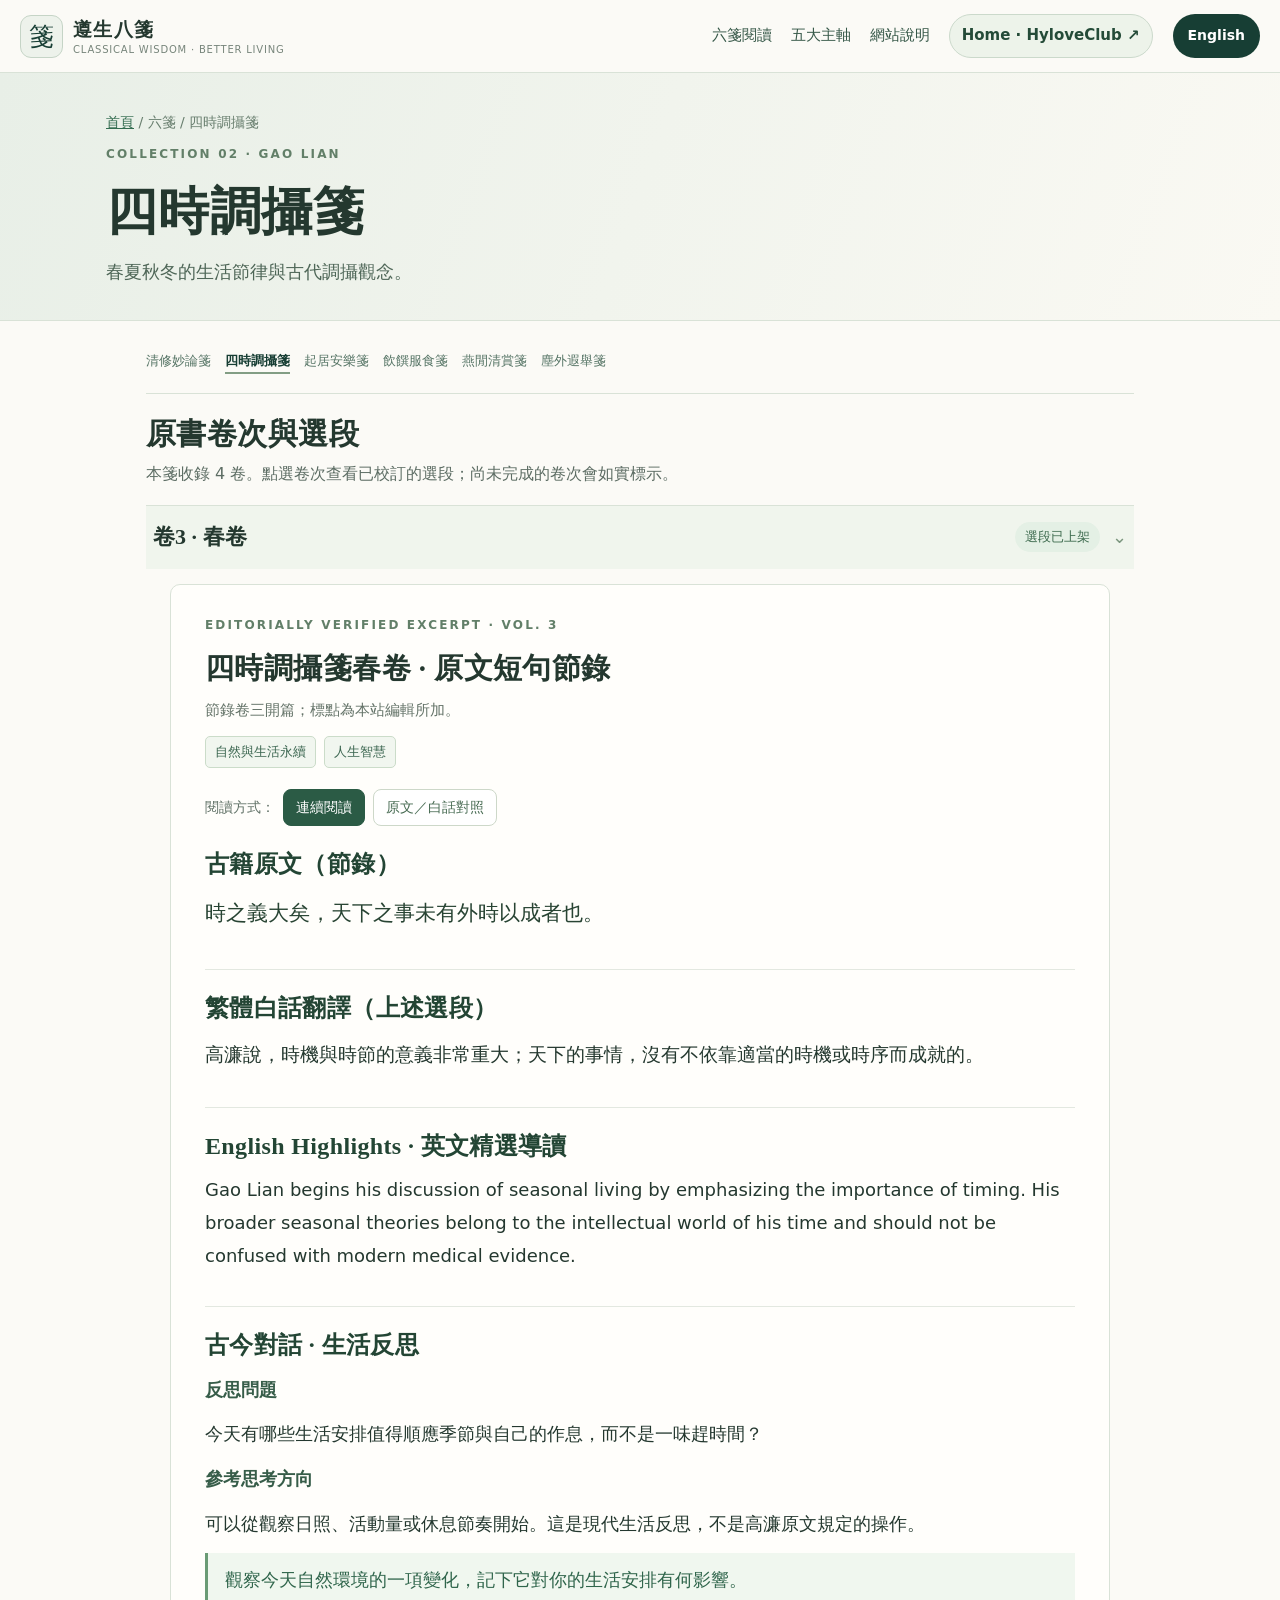
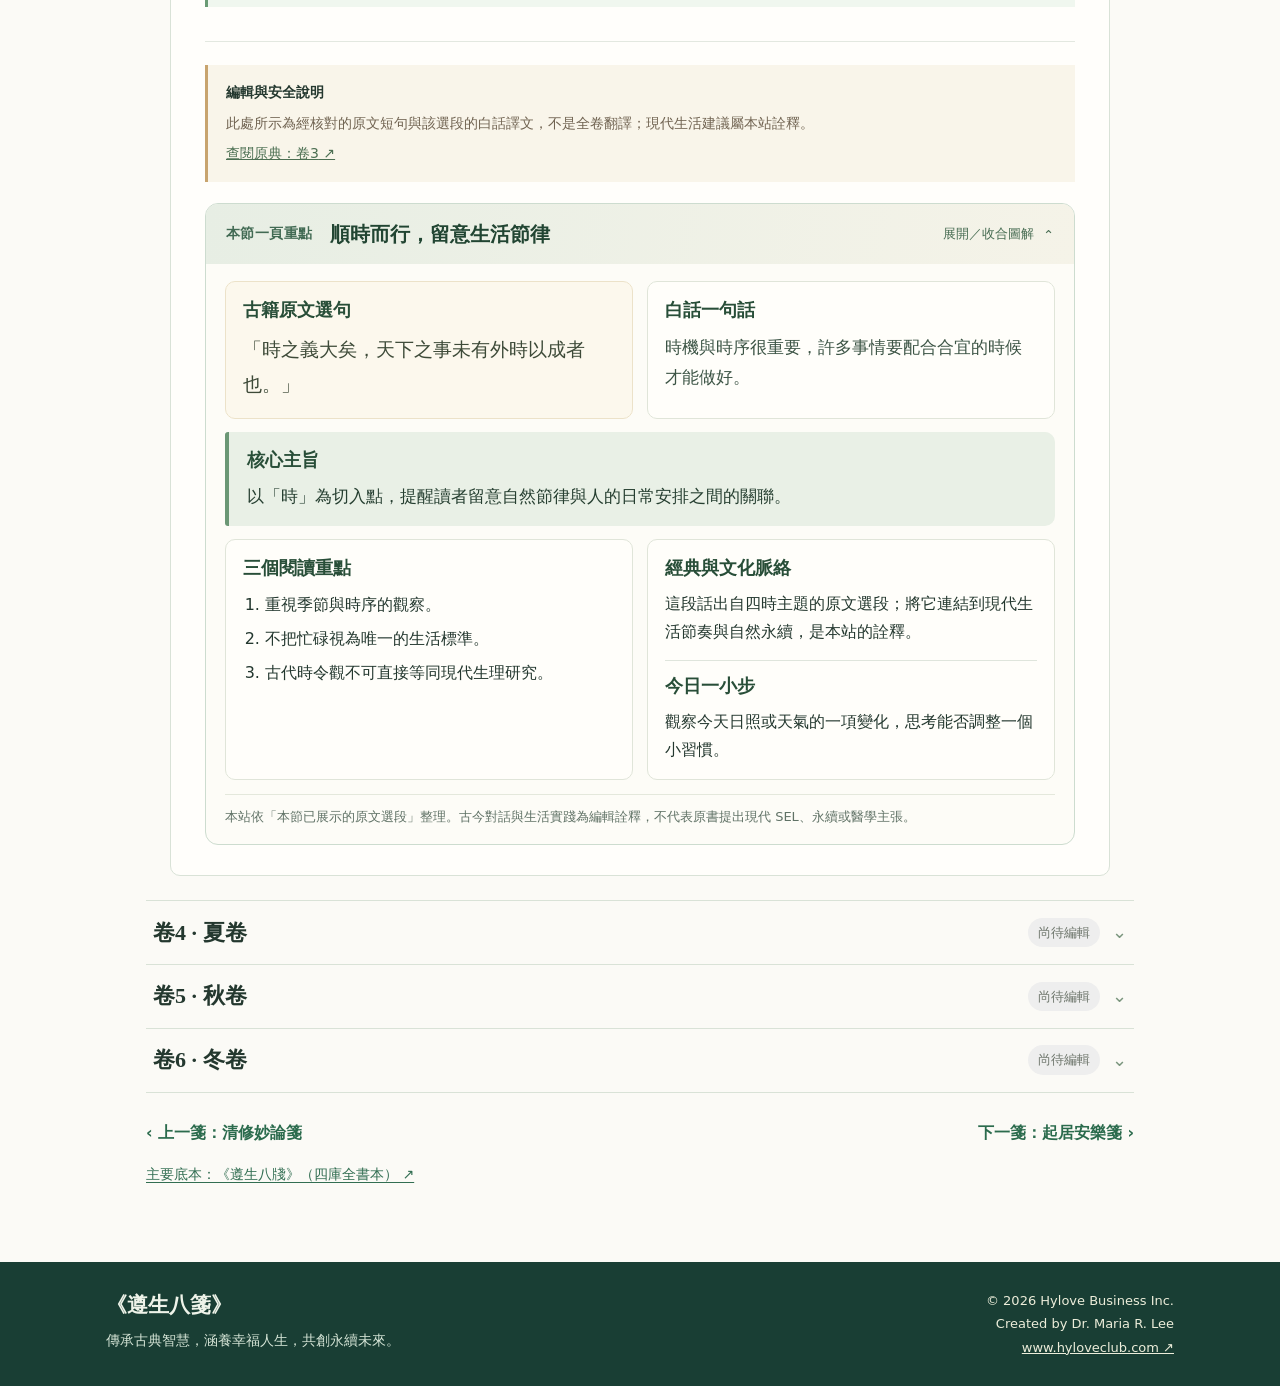
<file: sishi.html>
<!DOCTYPE html>
<html lang="zh-Hant"><head><meta charset="utf-8"/><meta content="width=device-width, initial-scale=1" name="viewport"/><meta content="春夏秋冬的生活節律與古代調攝觀念。" name="description"/><meta content="#173e34" name="theme-color"/><title>四時調攝箋 · 六箋閱讀｜遵生八箋</title><link href="style.css" rel="stylesheet"/></head>
<body class="lang-zh"><header class="site-header"><div class="header-inner">
<a aria-label="Zunsheng Bajian homepage" class="logo" href="index.html"><span class="logo-mark">箋</span><span><strong>遵生八箋</strong><small>CLASSICAL WISDOM · BETTER LIVING</small></span></a>
<button aria-controls="top-nav" aria-expanded="false" class="menu-button" type="button">☰ <span class="sr-only">Menu</span></button>
<nav aria-label="Main navigation" id="top-nav"><a href="index.html#collections"><span class="i18n zh" lang="zh-Hant">六箋閱讀</span><span class="i18n en" lang="en">Six collections</span></a>
<a href="index.html#themes"><span class="i18n zh" lang="zh-Hant">五大主軸</span><span class="i18n en" lang="en">Life themes</span></a>
<button class="nav-button" data-about="open" type="button"><span class="i18n zh" lang="zh-Hant">網站說明</span><span class="i18n en" lang="en">Description</span></button>
<a class="home-hylove" href="https://www.hyloveclub.com/" rel="noopener noreferrer" target="_blank">Home · HyloveClub ↗</a></nav>
<button aria-label="Switch website language" class="language-button" type="button"><span class="i18n zh">English</span><span class="i18n en">繁體中文</span></button>
</div></header><main id="main"><section class="volume-page-header"><div class="container"><div class="breadcrumb"><a href="index.html"><span class="i18n zh" lang="zh-Hant">首頁</span><span class="i18n en" lang="en">Home</span></a> / <span class="i18n zh" lang="zh-Hant">六箋</span><span class="i18n en" lang="en">Collections</span> / <span class="i18n zh" lang="zh-Hant">四時調攝箋</span><span class="i18n en" lang="en">Seasonal Practices</span></div><p class="eyebrow dark">COLLECTION 02 · GAO LIAN</p><h1><span class="i18n zh" lang="zh-Hant">四時調攝箋</span><span class="i18n en" lang="en">Seasonal Practices</span></h1><p><span class="i18n zh" lang="zh-Hant">春夏秋冬的生活節律與古代調攝觀念。</span><span class="i18n en" lang="en">Seasonal rhythms and historical approaches to daily life.</span></p></div></section>
<div class="container collection-page"><div class="collection-navigation"><a href="qingxiu.html"><span class="i18n zh" lang="zh-Hant">清修妙論箋</span><span class="i18n en" lang="en">Reflections on Inner Cultivation</span></a><a aria-current="page" href="sishi.html"><span class="i18n zh" lang="zh-Hant">四時調攝箋</span><span class="i18n en" lang="en">Seasonal Practices</span></a><a href="qiju.html"><span class="i18n zh" lang="zh-Hant">起居安樂箋</span><span class="i18n en" lang="en">Daily Life and Comfort</span></a><a href="yinzuan.html"><span class="i18n zh" lang="zh-Hant">飲饌服食箋</span><span class="i18n en" lang="en">Food and Culinary Culture</span></a><a href="yanyan.html"><span class="i18n zh" lang="zh-Hant">燕閒清賞箋</span><span class="i18n en" lang="en">Leisure and Appreciation</span></a><a href="chenwai.html"><span class="i18n zh" lang="zh-Hant">塵外遐舉箋</span><span class="i18n en" lang="en">Lives Beyond the Dust</span></a></div><div class="volume-intro"><h2><span class="i18n zh" lang="zh-Hant">原書卷次與選段</span><span class="i18n en" lang="en">Original Volumes and Edited Excerpts</span></h2><p><span class="i18n zh" lang="zh-Hant">本箋收錄 4 卷。點選卷次查看已校訂的選段；尚未完成的卷次會如實標示。</span><span class="i18n en" lang="en">This collection spans 4 volume(s). Open a volume to see verified excerpts; unfinished volumes are clearly labeled.</span></p></div><div class="volume-contents"><details class="volume-detail" id="vol03" open=""><summary><span class="vol-number"><span class="i18n zh" lang="zh-Hant">卷3 · 春卷</span><span class="i18n en" lang="en">Volume 3 · Spring</span></span><span class="vol-status available"><span class="i18n zh" lang="zh-Hant">選段已上架</span><span class="i18n en" lang="en">Excerpt available</span></span><span class="caret">⌄</span></summary><div class="volume-content"><article class="reading" id="reading-sishi"><header class="reading-head"><p class="eyebrow dark">EDITORIALLY VERIFIED EXCERPT · VOL. 3</p><h2><span class="i18n zh" lang="zh-Hant">四時調攝箋春卷 · 原文短句節錄</span><span class="i18n en" lang="en">Volume 3 · Selected Short Passage</span></h2><p class="verified-note"><span class="i18n zh" lang="zh-Hant">節錄卷三開篇；標點為本站編輯所加。</span><span class="i18n en" lang="en">A brief selected quotation from the original volume; punctuation is editorial. The rest of the volume remains untranslated.</span></p><div class="tag-line"><span><span class="i18n zh" lang="zh-Hant">自然與生活永續</span><span class="i18n en" lang="en">Sustainable Living</span></span><span><span class="i18n zh" lang="zh-Hant">人生智慧</span><span class="i18n en" lang="en">Life Wisdom</span></span></div><div aria-label="Reading layout" class="reading-mode" role="group"><span><span class="i18n zh" lang="zh-Hant">閱讀方式：</span><span class="i18n en" lang="en">Reading layout:</span></span><button aria-pressed="true" data-mode="flow" type="button"><span class="i18n zh" lang="zh-Hant">連續閱讀</span><span class="i18n en" lang="en">Continuous</span></button><button aria-pressed="false" data-mode="compare" type="button"><span class="i18n zh" lang="zh-Hant">原文／白話對照</span><span class="i18n en" lang="en">Side by side</span></button></div></header>
<div class="reading-duo"><section class="reading-part original-part"><h3><span class="i18n zh" lang="zh-Hant">古籍原文（節錄）</span><span class="i18n en" lang="en">Classical Chinese · Excerpt</span></h3><div class="original-text"><p>時之義大矣，天下之事未有外時以成者也。</p></div></section><section class="reading-part translation-part"><h3><span class="i18n zh" lang="zh-Hant">繁體白話翻譯（上述選段）</span><span class="i18n en" lang="en">Modern Chinese · Translation of Excerpt</span></h3><div class="translation-text"><p>高濂說，時機與時節的意義非常重大；天下的事情，沒有不依靠適當的時機或時序而成就的。</p></div></section></div>
<section class="reading-part" id="english"><h3>English Highlights · <span class="i18n zh" lang="zh-Hant">英文精選導讀</span><span class="i18n en" lang="en">Selected English Guide</span></h3><p lang="en">Gao Lian begins his discussion of seasonal living by emphasizing the importance of timing. His broader seasonal theories belong to the intellectual world of his time and should not be confused with modern medical evidence.</p></section>
<section class="reading-part reflection"><h3><span class="i18n zh" lang="zh-Hant">古今對話 · 生活反思</span><span class="i18n en" lang="en">Wisdom for Today · Reflection</span></h3><p><strong><span class="i18n zh" lang="zh-Hant">反思問題</span><span class="i18n en" lang="en">Reflection Question</span></strong></p><p><span class="i18n zh" lang="zh-Hant">今天有哪些生活安排值得順應季節與自己的作息，而不是一味趕時間？</span><span class="i18n en" lang="en">What rhythms in your daily life could be adjusted more thoughtfully?</span></p><p><strong><span class="i18n zh" lang="zh-Hant">參考思考方向</span><span class="i18n en" lang="en">Suggested Interpretation</span></strong></p><p><span class="i18n zh" lang="zh-Hant">可以從觀察日照、活動量或休息節奏開始。這是現代生活反思，不是高濂原文規定的操作。</span><span class="i18n en" lang="en">Notice a seasonal change or a personal routine, and choose one small, flexible adjustment.</span></p><p class="practice"><span class="i18n zh" lang="zh-Hant">觀察今天自然環境的一項變化，記下它對你的生活安排有何影響。</span><span class="i18n en" lang="en">Suggested modern practice (see Chinese text for details).</span></p></section>
<div class="editor-warning"><strong><span class="i18n zh" lang="zh-Hant">編輯與安全說明</span><span class="i18n en" lang="en">Editorial and Safety Note</span></strong><p><span class="i18n zh" lang="zh-Hant">此處所示為經核對的原文短句與該選段的白話譯文，不是全卷翻譯；現代生活建議屬本站詮釋。</span><span class="i18n en" lang="en">Only the excerpt shown has been translated. Modern life suggestions are editorial reflections, not original prescriptions.</span></p><a href="https://zh.wikisource.org/zh-hant/遵生八牋_(四庫全書本)/卷03" rel="noopener noreferrer" target="_blank"><span class="i18n zh" lang="zh-Hant">查閱原典：卷3</span><span class="i18n en" lang="en">Original source: Volume 3</span> ↗</a></div><details aria-label="Chapter takeaways" class="chapter-recap" id="recap-reading-sishi" open="">
<summary class="recap-summary">
<span class="recap-overline"><span class="i18n zh" lang="zh-Hant">本節一頁重點</span><span class="i18n en" lang="en">Chapter at a Glance</span></span>
<strong><span class="i18n zh" lang="zh-Hant">順時而行，留意生活節律</span><span class="i18n en" lang="en">Attend to timing and rhythms</span></strong>
<span class="recap-action"><span class="i18n zh" lang="zh-Hant">展開／收合圖解</span><span class="i18n en" lang="en">Open / close summary</span> <span aria-hidden="true">⌄</span></span>
</summary>
<div class="recap-content">
<div class="recap-source-grid">
<section class="recap-original"><h4><span class="i18n zh" lang="zh-Hant">古籍原文選句</span><span class="i18n en" lang="en">Selected Classical Line</span></h4><blockquote lang="zh-Hant">「時之義大矣，天下之事未有外時以成者也。」</blockquote></section>
<section class="recap-plain"><h4><span class="i18n zh" lang="zh-Hant">白話一句話</span><span class="i18n en" lang="en">In Plain Language</span></h4><p><span class="i18n zh" lang="zh-Hant">時機與時序很重要，許多事情要配合合宜的時候才能做好。</span><span class="i18n en" lang="en">Timing and seasonality matter when considering how things unfold.</span></p></section>
</div>
<section class="recap-main-point"><h4><span class="i18n zh" lang="zh-Hant">核心主旨</span><span class="i18n en" lang="en">Core Message</span></h4><p><span class="i18n zh" lang="zh-Hant">以「時」為切入點，提醒讀者留意自然節律與人的日常安排之間的關聯。</span><span class="i18n en" lang="en">The passage gives importance to the idea of timing, which can inspire careful attention to natural and personal rhythms.</span></p></section>
<div class="recap-bottom-grid">
<section><h4><span class="i18n zh" lang="zh-Hant">三個閱讀重點</span><span class="i18n en" lang="en">Three Key Insights</span></h4><ol><li><span class="i18n zh" lang="zh-Hant">重視季節與時序的觀察。</span><span class="i18n en" lang="en">Notice seasonal patterns.</span></li><li><span class="i18n zh" lang="zh-Hant">不把忙碌視為唯一的生活標準。</span><span class="i18n en" lang="en">Question needless haste.</span></li><li><span class="i18n zh" lang="zh-Hant">古代時令觀不可直接等同現代生理研究。</span><span class="i18n en" lang="en">Historical seasonal theory is not modern physiology.</span></li></ol></section>
<section><h4><span class="i18n zh" lang="zh-Hant">經典與文化脈絡</span><span class="i18n en" lang="en">Classical &amp; Cultural Context</span></h4><p><span class="i18n zh" lang="zh-Hant">這段話出自四時主題的原文選段；將它連結到現代生活節奏與自然永續，是本站的詮釋。</span><span class="i18n en" lang="en">Relating it to today’s rhythms and sustainability is a modern interpretive choice.</span></p><h4 class="recap-practice-title"><span class="i18n zh" lang="zh-Hant">今日一小步</span><span class="i18n en" lang="en">One Small Step Today</span></h4><p><span class="i18n zh" lang="zh-Hant">觀察今天日照或天氣的一項變化，思考能否調整一個小習慣。</span><span class="i18n en" lang="en">Observe one seasonal change and consider a small, practical adjustment.</span></p></section>
</div>
<p class="recap-disclaimer"><span class="i18n zh" lang="zh-Hant">本站依「本節已展示的原文選段」整理。古今對話與生活實踐為編輯詮釋，不代表原書提出現代 SEL、永續或醫學主張。</span><span class="i18n en" lang="en">This summary covers only the displayed excerpt. Contemporary reflections and practices are editorial interpretations, not historical claims about SEL, sustainability, or medicine.</span></p>
</div></details></article></div></details><details class="volume-detail" id="vol04"><summary><span class="vol-number"><span class="i18n zh" lang="zh-Hant">卷4 · 夏卷</span><span class="i18n en" lang="en">Volume 4 · Summer</span></span><span class="vol-status pending-status"><span class="i18n zh" lang="zh-Hant">尚待編輯</span><span class="i18n en" lang="en">Not yet edited</span></span><span class="caret">⌄</span></summary><div class="volume-content"><div class="pending"><strong><span class="i18n zh" lang="zh-Hant">本卷尚待逐篇整理與翻譯</span><span class="i18n en" lang="en">Translation not yet published</span></strong><p><span class="i18n zh" lang="zh-Hant">目前僅核對原書卷次，不以未查證的篇名、原文或摘要充數。可先查閱原典。</span><span class="i18n en" lang="en">The volume number has been checked. No unverified chapter names or invented translations are supplied. Please consult the historical source.</span></p><a class="text-link" href="https://zh.wikisource.org/zh-hant/遵生八牋_(四庫全書本)/卷04" rel="noopener noreferrer" target="_blank"><span class="i18n zh" lang="zh-Hant">閱讀原典卷次</span><span class="i18n en" lang="en">Consult original volume</span> ↗</a></div></div></details><details class="volume-detail" id="vol05"><summary><span class="vol-number"><span class="i18n zh" lang="zh-Hant">卷5 · 秋卷</span><span class="i18n en" lang="en">Volume 5 · Autumn</span></span><span class="vol-status pending-status"><span class="i18n zh" lang="zh-Hant">尚待編輯</span><span class="i18n en" lang="en">Not yet edited</span></span><span class="caret">⌄</span></summary><div class="volume-content"><div class="pending"><strong><span class="i18n zh" lang="zh-Hant">本卷尚待逐篇整理與翻譯</span><span class="i18n en" lang="en">Translation not yet published</span></strong><p><span class="i18n zh" lang="zh-Hant">目前僅核對原書卷次，不以未查證的篇名、原文或摘要充數。可先查閱原典。</span><span class="i18n en" lang="en">The volume number has been checked. No unverified chapter names or invented translations are supplied. Please consult the historical source.</span></p><a class="text-link" href="https://zh.wikisource.org/zh-hant/遵生八牋_(四庫全書本)/卷05" rel="noopener noreferrer" target="_blank"><span class="i18n zh" lang="zh-Hant">閱讀原典卷次</span><span class="i18n en" lang="en">Consult original volume</span> ↗</a></div></div></details><details class="volume-detail" id="vol06"><summary><span class="vol-number"><span class="i18n zh" lang="zh-Hant">卷6 · 冬卷</span><span class="i18n en" lang="en">Volume 6 · Winter</span></span><span class="vol-status pending-status"><span class="i18n zh" lang="zh-Hant">尚待編輯</span><span class="i18n en" lang="en">Not yet edited</span></span><span class="caret">⌄</span></summary><div class="volume-content"><div class="pending"><strong><span class="i18n zh" lang="zh-Hant">本卷尚待逐篇整理與翻譯</span><span class="i18n en" lang="en">Translation not yet published</span></strong><p><span class="i18n zh" lang="zh-Hant">目前僅核對原書卷次，不以未查證的篇名、原文或摘要充數。可先查閱原典。</span><span class="i18n en" lang="en">The volume number has been checked. No unverified chapter names or invented translations are supplied. Please consult the historical source.</span></p><a class="text-link" href="https://zh.wikisource.org/zh-hant/遵生八牋_(四庫全書本)/卷06" rel="noopener noreferrer" target="_blank"><span class="i18n zh" lang="zh-Hant">閱讀原典卷次</span><span class="i18n en" lang="en">Consult original volume</span> ↗</a></div></div></details></div><div class="prev-next"><a href="qingxiu.html">‹ <span class="i18n zh" lang="zh-Hant">上一箋：清修妙論箋</span><span class="i18n en" lang="en">Previous: Reflections on Inner Cultivation</span></a><a href="qiju.html"><span class="i18n zh" lang="zh-Hant">下一箋：起居安樂箋</span><span class="i18n en" lang="en">Next: Daily Life and Comfort</span> ›</a></div><p class="source-note"><a href="https://zh.wikisource.org/zh-hant/遵生八牋_(四庫全書本)/全覽" rel="noopener noreferrer" target="_blank"><span class="i18n zh" lang="zh-Hant">主要底本：《遵生八牋》（四庫全書本）</span><span class="i18n en" lang="en">Primary source: Zunsheng Bajian, Siku Quanshu edition</span> ↗</a></p></div></main><footer class="site-footer"><div class="container footer-inner"><div><strong>《遵生八箋》</strong><p><span class="i18n zh" lang="zh-Hant">傳承古典智慧，涵養幸福人生，共創永續未來。</span><span class="i18n en" lang="en">Preserving Classical Wisdom, Enriching Lives, Inspiring a Sustainable Future.</span></p></div><div class="foot-credit">© 2026 Hylove Business Inc.<br/>Created by Dr. Maria R. Lee<br/><a href="https://www.hyloveclub.com/" rel="noopener noreferrer" target="_blank">www.hyloveclub.com ↗</a></div></div></footer><dialog aria-labelledby="about-title" class="about-dialog" id="about-dialog"><div class="about-header"><h2 id="about-title"><span class="i18n zh" lang="zh-Hant">網站說明 · 計畫宗旨</span><span class="i18n en" lang="en">About this project</span></h2><button aria-label="Close" class="close-about" data-about="close" type="button">×</button></div>
<div class="about-body">
<p><span class="i18n zh" lang="zh-Hant">《遵生八箋：古典智慧與美好永續生活》以明代高濂著作為基礎，希望讓讀者從古籍中學習如何過更美好的人生。網站兼顧學術可溯源與一般大眾的閱讀體驗。</span><span class="i18n en" lang="en">Zunsheng Bajian brings Gao Lian’s Ming-dynasty text to modern readers, encouraging thoughtful reflection on better living through accessible, traceable classical sources.</span></p>
<p><span class="i18n zh" lang="zh-Hant">全站依原著結構呈現六箋、十五卷，暫不納入《延年卻病箋》與《靈秘丹藥箋》。已校對的選段提供古籍原文、完整的選段白話翻譯、英文精選導讀、文化背景與生活反思；未完成的卷次明確標示。</span><span class="i18n en" lang="en">The site covers six collections and fifteen original volumes, excluding the two medicine and alchemy collections for now. Edited excerpts include classical Chinese, full modern-Chinese translation of those excerpts, English highlights, historical notes and modern reflections. Unfinished material is clearly marked.</span></p>
<p><span class="i18n zh" lang="zh-Hant">五大生活視角：身心幸福（包含 SEL）、生活美學、自然與生活永續、人生智慧、文化永續。這些是現代的詮釋工具，不是高濂原有的章節分類，也不代表古代養生說法獲得現代醫學證實。</span><span class="i18n en" lang="en">The five optional reading lenses are Well-being &amp; SEL, Art &amp; Aesthetics, Sustainable Living, Life Wisdom, and Cultural Sustainability. They are modern editorial interpretations, not Gao Lian’s original categories or modern medical evidence.</span></p>
<div class="about-credits"><strong>© 2026 Hylove Business Inc.</strong><span>Created by Dr. Maria R. Lee</span><small><span class="i18n zh" lang="zh-Hant">版權標示僅及於本站原創設計、譯文及編輯文字；古籍原著屬公共領域。</span><span class="i18n en" lang="en">Copyright applies to original site design, translations and editorial material; the historical source is public domain.</span></small></div>
</div></dialog><script defer="" src="app.js"></script></body></html>
</file>
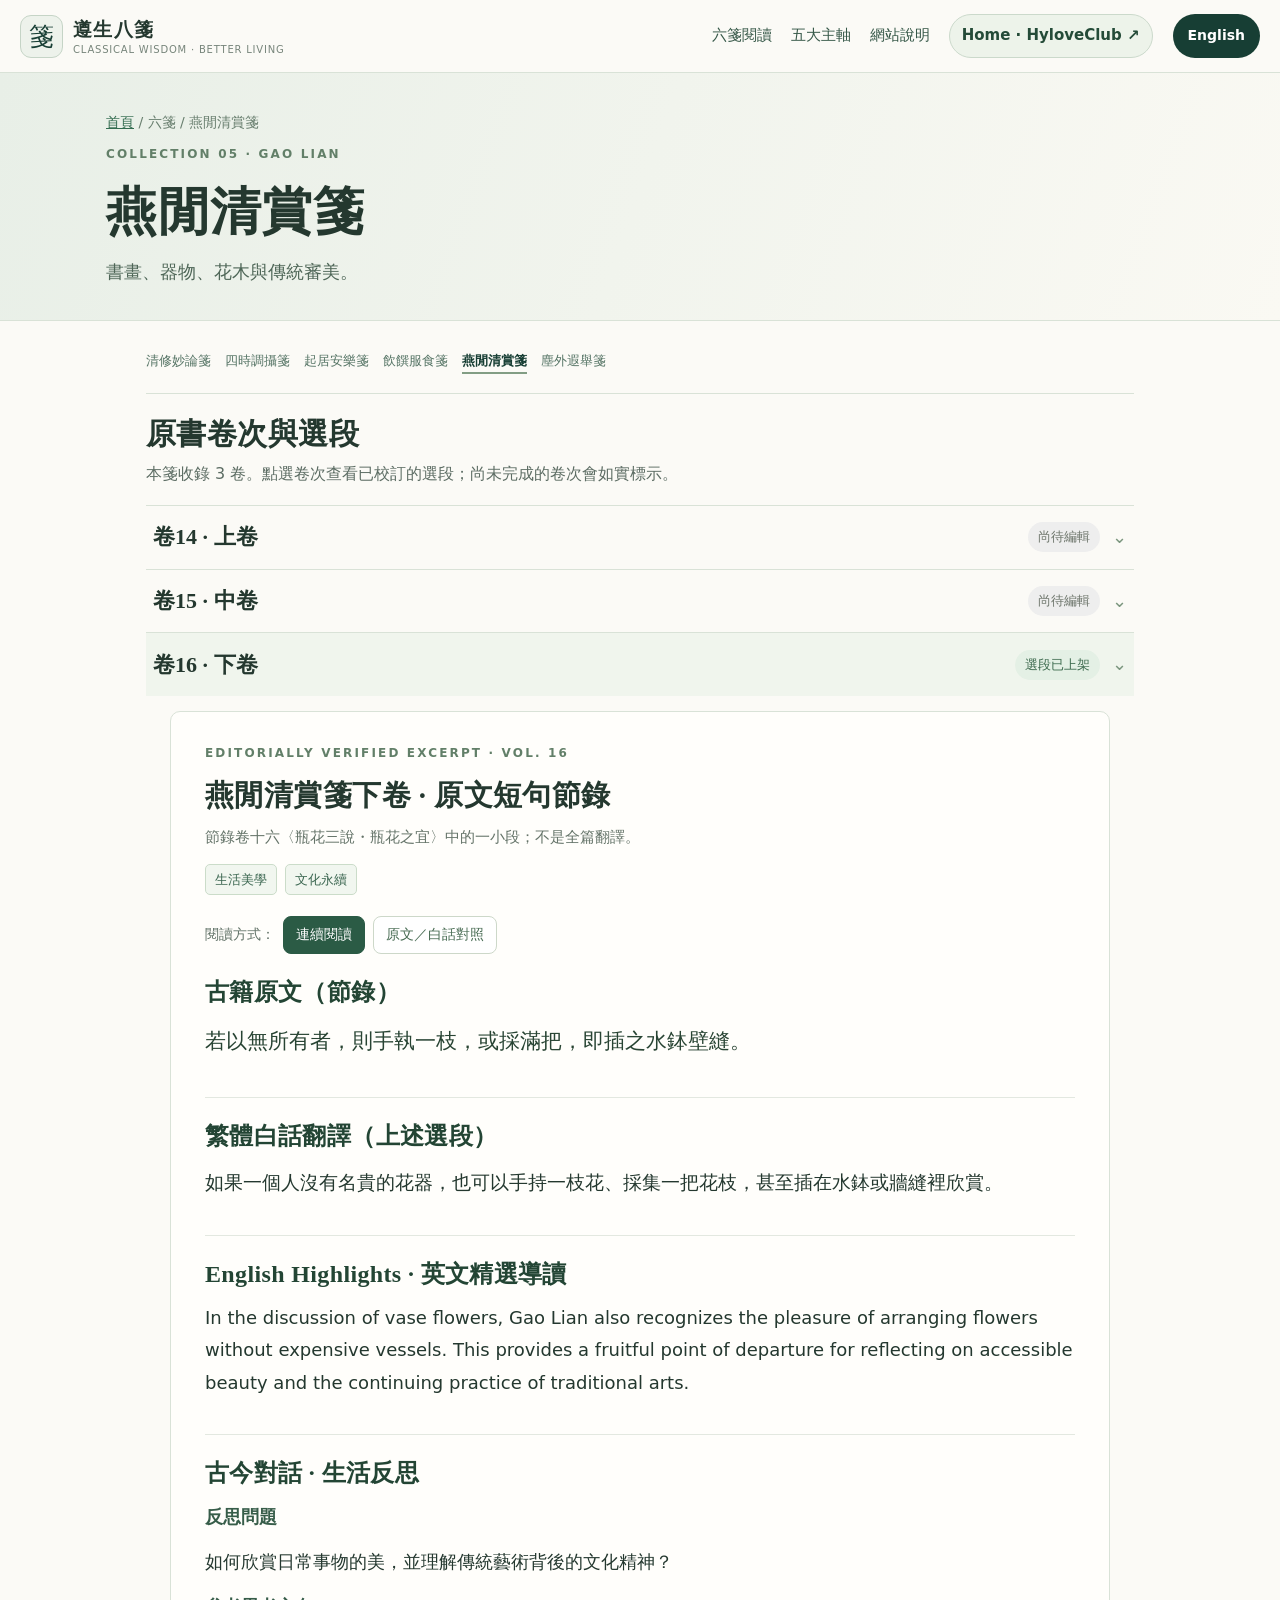
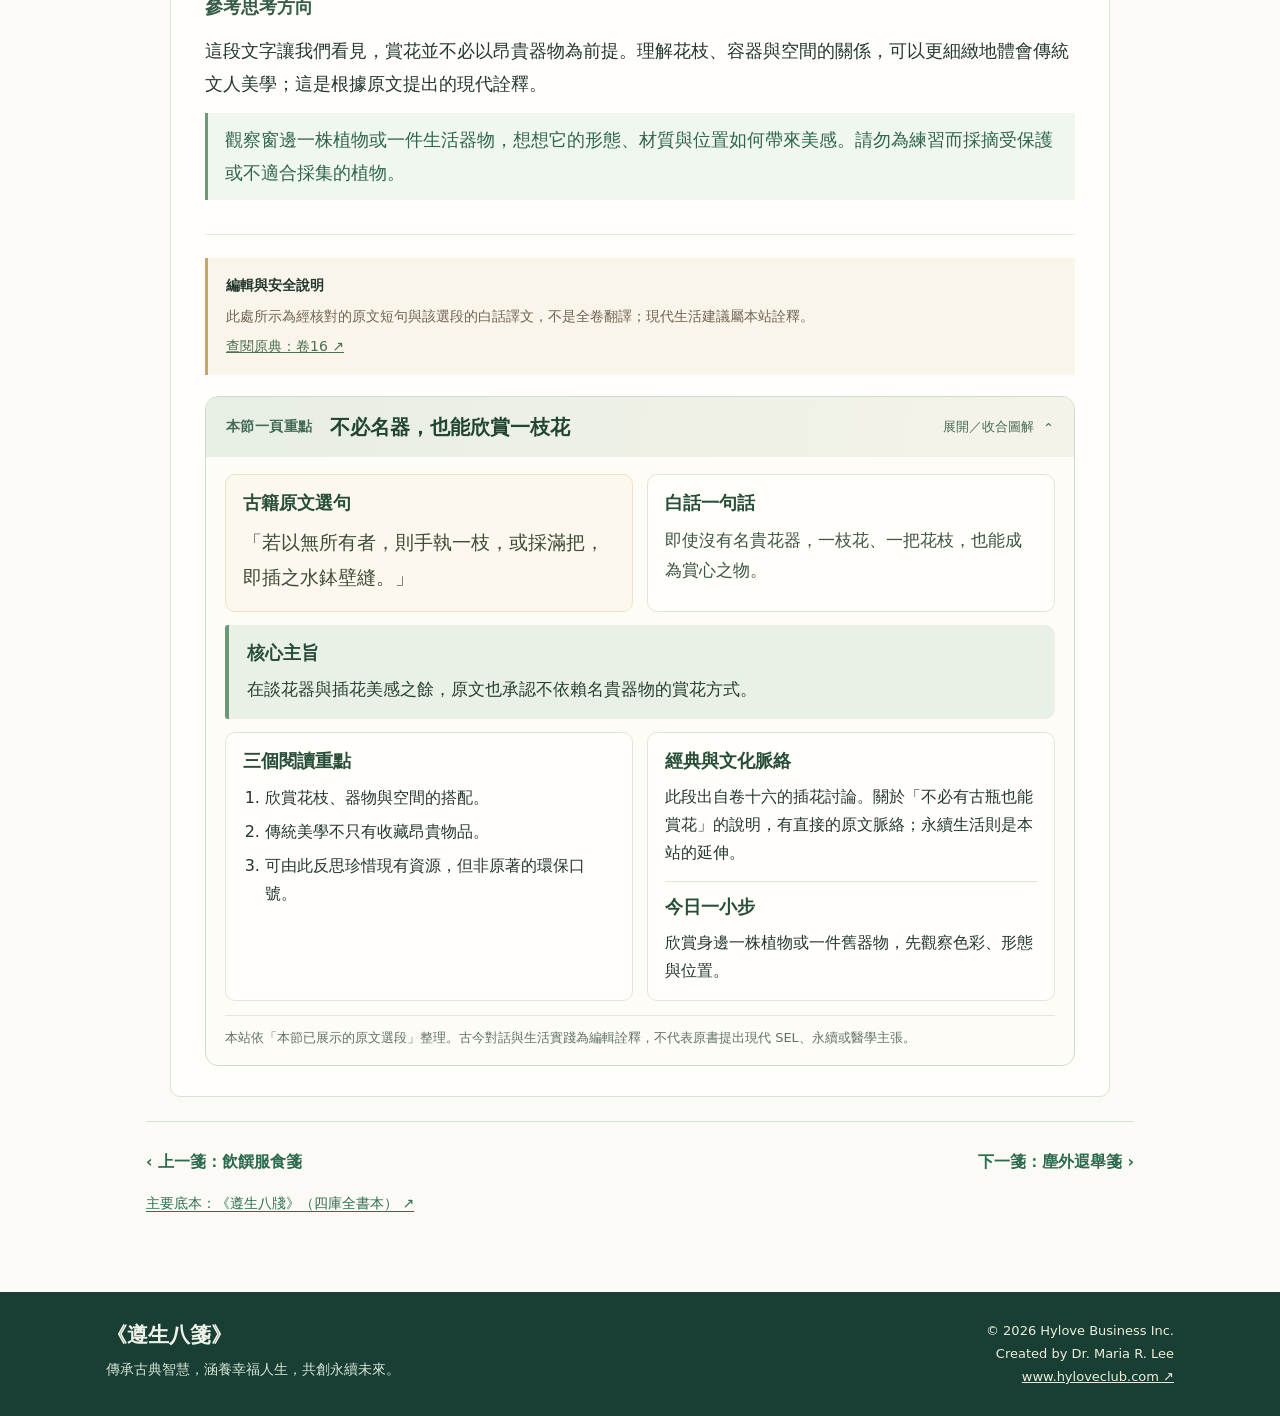
<file: yanyan.html>
<!DOCTYPE html>
<html lang="zh-Hant"><head><meta charset="utf-8"/><meta content="width=device-width, initial-scale=1" name="viewport"/><meta content="書畫、器物、花木與傳統審美。" name="description"/><meta content="#173e34" name="theme-color"/><title>燕閒清賞箋 · 六箋閱讀｜遵生八箋</title><link href="style.css" rel="stylesheet"/></head>
<body class="lang-zh"><header class="site-header"><div class="header-inner">
<a aria-label="Zunsheng Bajian homepage" class="logo" href="index.html"><span class="logo-mark">箋</span><span><strong>遵生八箋</strong><small>CLASSICAL WISDOM · BETTER LIVING</small></span></a>
<button aria-controls="top-nav" aria-expanded="false" class="menu-button" type="button">☰ <span class="sr-only">Menu</span></button>
<nav aria-label="Main navigation" id="top-nav"><a href="index.html#collections"><span class="i18n zh" lang="zh-Hant">六箋閱讀</span><span class="i18n en" lang="en">Six collections</span></a>
<a href="index.html#themes"><span class="i18n zh" lang="zh-Hant">五大主軸</span><span class="i18n en" lang="en">Life themes</span></a>
<button class="nav-button" data-about="open" type="button"><span class="i18n zh" lang="zh-Hant">網站說明</span><span class="i18n en" lang="en">Description</span></button>
<a class="home-hylove" href="https://www.hyloveclub.com/" rel="noopener noreferrer" target="_blank">Home · HyloveClub ↗</a></nav>
<button aria-label="Switch website language" class="language-button" type="button"><span class="i18n zh">English</span><span class="i18n en">繁體中文</span></button>
</div></header><main id="main"><section class="volume-page-header"><div class="container"><div class="breadcrumb"><a href="index.html"><span class="i18n zh" lang="zh-Hant">首頁</span><span class="i18n en" lang="en">Home</span></a> / <span class="i18n zh" lang="zh-Hant">六箋</span><span class="i18n en" lang="en">Collections</span> / <span class="i18n zh" lang="zh-Hant">燕閒清賞箋</span><span class="i18n en" lang="en">Leisure and Appreciation</span></div><p class="eyebrow dark">COLLECTION 05 · GAO LIAN</p><h1><span class="i18n zh" lang="zh-Hant">燕閒清賞箋</span><span class="i18n en" lang="en">Leisure and Appreciation</span></h1><p><span class="i18n zh" lang="zh-Hant">書畫、器物、花木與傳統審美。</span><span class="i18n en" lang="en">Painting, objects, gardening and aesthetic appreciation.</span></p></div></section>
<div class="container collection-page"><div class="collection-navigation"><a href="qingxiu.html"><span class="i18n zh" lang="zh-Hant">清修妙論箋</span><span class="i18n en" lang="en">Reflections on Inner Cultivation</span></a><a href="sishi.html"><span class="i18n zh" lang="zh-Hant">四時調攝箋</span><span class="i18n en" lang="en">Seasonal Practices</span></a><a href="qiju.html"><span class="i18n zh" lang="zh-Hant">起居安樂箋</span><span class="i18n en" lang="en">Daily Life and Comfort</span></a><a href="yinzuan.html"><span class="i18n zh" lang="zh-Hant">飲饌服食箋</span><span class="i18n en" lang="en">Food and Culinary Culture</span></a><a aria-current="page" href="yanyan.html"><span class="i18n zh" lang="zh-Hant">燕閒清賞箋</span><span class="i18n en" lang="en">Leisure and Appreciation</span></a><a href="chenwai.html"><span class="i18n zh" lang="zh-Hant">塵外遐舉箋</span><span class="i18n en" lang="en">Lives Beyond the Dust</span></a></div><div class="volume-intro"><h2><span class="i18n zh" lang="zh-Hant">原書卷次與選段</span><span class="i18n en" lang="en">Original Volumes and Edited Excerpts</span></h2><p><span class="i18n zh" lang="zh-Hant">本箋收錄 3 卷。點選卷次查看已校訂的選段；尚未完成的卷次會如實標示。</span><span class="i18n en" lang="en">This collection spans 3 volume(s). Open a volume to see verified excerpts; unfinished volumes are clearly labeled.</span></p></div><div class="volume-contents"><details class="volume-detail" id="vol14"><summary><span class="vol-number"><span class="i18n zh" lang="zh-Hant">卷14 · 上卷</span><span class="i18n en" lang="en">Volume 14 · Upper volume</span></span><span class="vol-status pending-status"><span class="i18n zh" lang="zh-Hant">尚待編輯</span><span class="i18n en" lang="en">Not yet edited</span></span><span class="caret">⌄</span></summary><div class="volume-content"><div class="pending"><strong><span class="i18n zh" lang="zh-Hant">本卷尚待逐篇整理與翻譯</span><span class="i18n en" lang="en">Translation not yet published</span></strong><p><span class="i18n zh" lang="zh-Hant">目前僅核對原書卷次，不以未查證的篇名、原文或摘要充數。可先查閱原典。</span><span class="i18n en" lang="en">The volume number has been checked. No unverified chapter names or invented translations are supplied. Please consult the historical source.</span></p><a class="text-link" href="https://zh.wikisource.org/zh-hant/遵生八牋_(四庫全書本)/卷14" rel="noopener noreferrer" target="_blank"><span class="i18n zh" lang="zh-Hant">閱讀原典卷次</span><span class="i18n en" lang="en">Consult original volume</span> ↗</a></div></div></details><details class="volume-detail" id="vol15"><summary><span class="vol-number"><span class="i18n zh" lang="zh-Hant">卷15 · 中卷</span><span class="i18n en" lang="en">Volume 15 · Middle volume</span></span><span class="vol-status pending-status"><span class="i18n zh" lang="zh-Hant">尚待編輯</span><span class="i18n en" lang="en">Not yet edited</span></span><span class="caret">⌄</span></summary><div class="volume-content"><div class="pending"><strong><span class="i18n zh" lang="zh-Hant">本卷尚待逐篇整理與翻譯</span><span class="i18n en" lang="en">Translation not yet published</span></strong><p><span class="i18n zh" lang="zh-Hant">目前僅核對原書卷次，不以未查證的篇名、原文或摘要充數。可先查閱原典。</span><span class="i18n en" lang="en">The volume number has been checked. No unverified chapter names or invented translations are supplied. Please consult the historical source.</span></p><a class="text-link" href="https://zh.wikisource.org/zh-hant/遵生八牋_(四庫全書本)/卷15" rel="noopener noreferrer" target="_blank"><span class="i18n zh" lang="zh-Hant">閱讀原典卷次</span><span class="i18n en" lang="en">Consult original volume</span> ↗</a></div></div></details><details class="volume-detail" id="vol16" open=""><summary><span class="vol-number"><span class="i18n zh" lang="zh-Hant">卷16 · 下卷</span><span class="i18n en" lang="en">Volume 16 · Lower volume</span></span><span class="vol-status available"><span class="i18n zh" lang="zh-Hant">選段已上架</span><span class="i18n en" lang="en">Excerpt available</span></span><span class="caret">⌄</span></summary><div class="volume-content"><article class="reading" id="reading-yanyan"><header class="reading-head"><p class="eyebrow dark">EDITORIALLY VERIFIED EXCERPT · VOL. 16</p><h2><span class="i18n zh" lang="zh-Hant">燕閒清賞箋下卷 · 原文短句節錄</span><span class="i18n en" lang="en">Volume 16 · Selected Short Passage</span></h2><p class="verified-note"><span class="i18n zh" lang="zh-Hant">節錄卷十六〈瓶花三說・瓶花之宜〉中的一小段；不是全篇翻譯。</span><span class="i18n en" lang="en">A brief selected quotation from the original volume; punctuation is editorial. The rest of the volume remains untranslated.</span></p><div class="tag-line"><span><span class="i18n zh" lang="zh-Hant">生活美學</span><span class="i18n en" lang="en">Art &amp; Aesthetics</span></span><span><span class="i18n zh" lang="zh-Hant">文化永續</span><span class="i18n en" lang="en">Cultural Sustainability</span></span></div><div aria-label="Reading layout" class="reading-mode" role="group"><span><span class="i18n zh" lang="zh-Hant">閱讀方式：</span><span class="i18n en" lang="en">Reading layout:</span></span><button aria-pressed="true" data-mode="flow" type="button"><span class="i18n zh" lang="zh-Hant">連續閱讀</span><span class="i18n en" lang="en">Continuous</span></button><button aria-pressed="false" data-mode="compare" type="button"><span class="i18n zh" lang="zh-Hant">原文／白話對照</span><span class="i18n en" lang="en">Side by side</span></button></div></header>
<div class="reading-duo"><section class="reading-part original-part"><h3><span class="i18n zh" lang="zh-Hant">古籍原文（節錄）</span><span class="i18n en" lang="en">Classical Chinese · Excerpt</span></h3><div class="original-text"><p>若以無所有者，則手執一枝，或採滿把，即插之水鉢壁縫。</p></div></section><section class="reading-part translation-part"><h3><span class="i18n zh" lang="zh-Hant">繁體白話翻譯（上述選段）</span><span class="i18n en" lang="en">Modern Chinese · Translation of Excerpt</span></h3><div class="translation-text"><p>如果一個人沒有名貴的花器，也可以手持一枝花、採集一把花枝，甚至插在水鉢或牆縫裡欣賞。</p></div></section></div>
<section class="reading-part" id="english"><h3>English Highlights · <span class="i18n zh" lang="zh-Hant">英文精選導讀</span><span class="i18n en" lang="en">Selected English Guide</span></h3><p lang="en">In the discussion of vase flowers, Gao Lian also recognizes the pleasure of arranging flowers without expensive vessels. This provides a fruitful point of departure for reflecting on accessible beauty and the continuing practice of traditional arts.</p></section>
<section class="reading-part reflection"><h3><span class="i18n zh" lang="zh-Hant">古今對話 · 生活反思</span><span class="i18n en" lang="en">Wisdom for Today · Reflection</span></h3><p><strong><span class="i18n zh" lang="zh-Hant">反思問題</span><span class="i18n en" lang="en">Reflection Question</span></strong></p><p><span class="i18n zh" lang="zh-Hant">如何欣賞日常事物的美，並理解傳統藝術背後的文化精神？</span><span class="i18n en" lang="en">Can simple objects be beautiful without being expensive?</span></p><p><strong><span class="i18n zh" lang="zh-Hant">參考思考方向</span><span class="i18n en" lang="en">Suggested Interpretation</span></strong></p><p><span class="i18n zh" lang="zh-Hant">這段文字讓我們看見，賞花並不必以昂貴器物為前提。理解花枝、容器與空間的關係，可以更細緻地體會傳統文人美學；這是根據原文提出的現代詮釋。</span><span class="i18n en" lang="en">Consider form, context and care rather than price; traditional flower art offers one historical example.</span></p><p class="practice"><span class="i18n zh" lang="zh-Hant">觀察窗邊一株植物或一件生活器物，想想它的形態、材質與位置如何帶來美感。請勿為練習而採摘受保護或不適合採集的植物。</span><span class="i18n en" lang="en">Suggested modern practice (see Chinese text for details).</span></p></section>
<div class="editor-warning"><strong><span class="i18n zh" lang="zh-Hant">編輯與安全說明</span><span class="i18n en" lang="en">Editorial and Safety Note</span></strong><p><span class="i18n zh" lang="zh-Hant">此處所示為經核對的原文短句與該選段的白話譯文，不是全卷翻譯；現代生活建議屬本站詮釋。</span><span class="i18n en" lang="en">Only the excerpt shown has been translated. Modern life suggestions are editorial reflections, not original prescriptions.</span></p><a href="https://zh.wikisource.org/zh-hant/遵生八牋_(四庫全書本)/卷16" rel="noopener noreferrer" target="_blank"><span class="i18n zh" lang="zh-Hant">查閱原典：卷16</span><span class="i18n en" lang="en">Original source: Volume 16</span> ↗</a></div><details aria-label="Chapter takeaways" class="chapter-recap" id="recap-reading-yanyan" open="">
<summary class="recap-summary">
<span class="recap-overline"><span class="i18n zh" lang="zh-Hant">本節一頁重點</span><span class="i18n en" lang="en">Chapter at a Glance</span></span>
<strong><span class="i18n zh" lang="zh-Hant">不必名器，也能欣賞一枝花</span><span class="i18n en" lang="en">Beauty need not be expensive</span></strong>
<span class="recap-action"><span class="i18n zh" lang="zh-Hant">展開／收合圖解</span><span class="i18n en" lang="en">Open / close summary</span> <span aria-hidden="true">⌄</span></span>
</summary>
<div class="recap-content">
<div class="recap-source-grid">
<section class="recap-original"><h4><span class="i18n zh" lang="zh-Hant">古籍原文選句</span><span class="i18n en" lang="en">Selected Classical Line</span></h4><blockquote lang="zh-Hant">「若以無所有者，則手執一枝，或採滿把，即插之水鉢壁縫。」</blockquote></section>
<section class="recap-plain"><h4><span class="i18n zh" lang="zh-Hant">白話一句話</span><span class="i18n en" lang="en">In Plain Language</span></h4><p><span class="i18n zh" lang="zh-Hant">即使沒有名貴花器，一枝花、一把花枝，也能成為賞心之物。</span><span class="i18n en" lang="en">Even without fine vessels, a single branch can invite appreciation.</span></p></section>
</div>
<section class="recap-main-point"><h4><span class="i18n zh" lang="zh-Hant">核心主旨</span><span class="i18n en" lang="en">Core Message</span></h4><p><span class="i18n zh" lang="zh-Hant">在談花器與插花美感之餘，原文也承認不依賴名貴器物的賞花方式。</span><span class="i18n en" lang="en">Gao Lian’s discussion of flower arrangements also recognizes beauty beyond expensive vessels.</span></p></section>
<div class="recap-bottom-grid">
<section><h4><span class="i18n zh" lang="zh-Hant">三個閱讀重點</span><span class="i18n en" lang="en">Three Key Insights</span></h4><ol><li><span class="i18n zh" lang="zh-Hant">欣賞花枝、器物與空間的搭配。</span><span class="i18n en" lang="en">Observe form, vessel and setting.</span></li><li><span class="i18n zh" lang="zh-Hant">傳統美學不只有收藏昂貴物品。</span><span class="i18n en" lang="en">Aesthetic value need not equal price.</span></li><li><span class="i18n zh" lang="zh-Hant">可由此反思珍惜現有資源，但非原著的環保口號。</span><span class="i18n en" lang="en">Resource-consciousness is a modern extension.</span></li></ol></section>
<section><h4><span class="i18n zh" lang="zh-Hant">經典與文化脈絡</span><span class="i18n en" lang="en">Classical &amp; Cultural Context</span></h4><p><span class="i18n zh" lang="zh-Hant">此段出自卷十六的插花討論。關於「不必有古瓶也能賞花」的說明，有直接的原文脈絡；永續生活則是本站的延伸。</span><span class="i18n en" lang="en">The source discusses flower arrangement and vessels. Sustainability is a present-day reading, not the historical claim.</span></p><h4 class="recap-practice-title"><span class="i18n zh" lang="zh-Hant">今日一小步</span><span class="i18n en" lang="en">One Small Step Today</span></h4><p><span class="i18n zh" lang="zh-Hant">欣賞身邊一株植物或一件舊器物，先觀察色彩、形態與位置。</span><span class="i18n en" lang="en">Observe an existing plant or household object for form and placement.</span></p></section>
</div>
<p class="recap-disclaimer"><span class="i18n zh" lang="zh-Hant">本站依「本節已展示的原文選段」整理。古今對話與生活實踐為編輯詮釋，不代表原書提出現代 SEL、永續或醫學主張。</span><span class="i18n en" lang="en">This summary covers only the displayed excerpt. Contemporary reflections and practices are editorial interpretations, not historical claims about SEL, sustainability, or medicine.</span></p>
</div></details></article></div></details></div><div class="prev-next"><a href="yinzuan.html">‹ <span class="i18n zh" lang="zh-Hant">上一箋：飲饌服食箋</span><span class="i18n en" lang="en">Previous: Food and Culinary Culture</span></a><a href="chenwai.html"><span class="i18n zh" lang="zh-Hant">下一箋：塵外遐舉箋</span><span class="i18n en" lang="en">Next: Lives Beyond the Dust</span> ›</a></div><p class="source-note"><a href="https://zh.wikisource.org/zh-hant/遵生八牋_(四庫全書本)/全覽" rel="noopener noreferrer" target="_blank"><span class="i18n zh" lang="zh-Hant">主要底本：《遵生八牋》（四庫全書本）</span><span class="i18n en" lang="en">Primary source: Zunsheng Bajian, Siku Quanshu edition</span> ↗</a></p></div></main><footer class="site-footer"><div class="container footer-inner"><div><strong>《遵生八箋》</strong><p><span class="i18n zh" lang="zh-Hant">傳承古典智慧，涵養幸福人生，共創永續未來。</span><span class="i18n en" lang="en">Preserving Classical Wisdom, Enriching Lives, Inspiring a Sustainable Future.</span></p></div><div class="foot-credit">© 2026 Hylove Business Inc.<br/>Created by Dr. Maria R. Lee<br/><a href="https://www.hyloveclub.com/" rel="noopener noreferrer" target="_blank">www.hyloveclub.com ↗</a></div></div></footer><dialog aria-labelledby="about-title" class="about-dialog" id="about-dialog"><div class="about-header"><h2 id="about-title"><span class="i18n zh" lang="zh-Hant">網站說明 · 計畫宗旨</span><span class="i18n en" lang="en">About this project</span></h2><button aria-label="Close" class="close-about" data-about="close" type="button">×</button></div>
<div class="about-body">
<p><span class="i18n zh" lang="zh-Hant">《遵生八箋：古典智慧與美好永續生活》以明代高濂著作為基礎，希望讓讀者從古籍中學習如何過更美好的人生。網站兼顧學術可溯源與一般大眾的閱讀體驗。</span><span class="i18n en" lang="en">Zunsheng Bajian brings Gao Lian’s Ming-dynasty text to modern readers, encouraging thoughtful reflection on better living through accessible, traceable classical sources.</span></p>
<p><span class="i18n zh" lang="zh-Hant">全站依原著結構呈現六箋、十五卷，暫不納入《延年卻病箋》與《靈秘丹藥箋》。已校對的選段提供古籍原文、完整的選段白話翻譯、英文精選導讀、文化背景與生活反思；未完成的卷次明確標示。</span><span class="i18n en" lang="en">The site covers six collections and fifteen original volumes, excluding the two medicine and alchemy collections for now. Edited excerpts include classical Chinese, full modern-Chinese translation of those excerpts, English highlights, historical notes and modern reflections. Unfinished material is clearly marked.</span></p>
<p><span class="i18n zh" lang="zh-Hant">五大生活視角：身心幸福（包含 SEL）、生活美學、自然與生活永續、人生智慧、文化永續。這些是現代的詮釋工具，不是高濂原有的章節分類，也不代表古代養生說法獲得現代醫學證實。</span><span class="i18n en" lang="en">The five optional reading lenses are Well-being &amp; SEL, Art &amp; Aesthetics, Sustainable Living, Life Wisdom, and Cultural Sustainability. They are modern editorial interpretations, not Gao Lian’s original categories or modern medical evidence.</span></p>
<div class="about-credits"><strong>© 2026 Hylove Business Inc.</strong><span>Created by Dr. Maria R. Lee</span><small><span class="i18n zh" lang="zh-Hant">版權標示僅及於本站原創設計、譯文及編輯文字；古籍原著屬公共領域。</span><span class="i18n en" lang="en">Copyright applies to original site design, translations and editorial material; the historical source is public domain.</span></small></div>
</div></dialog><script defer="" src="app.js"></script></body></html>
</file>
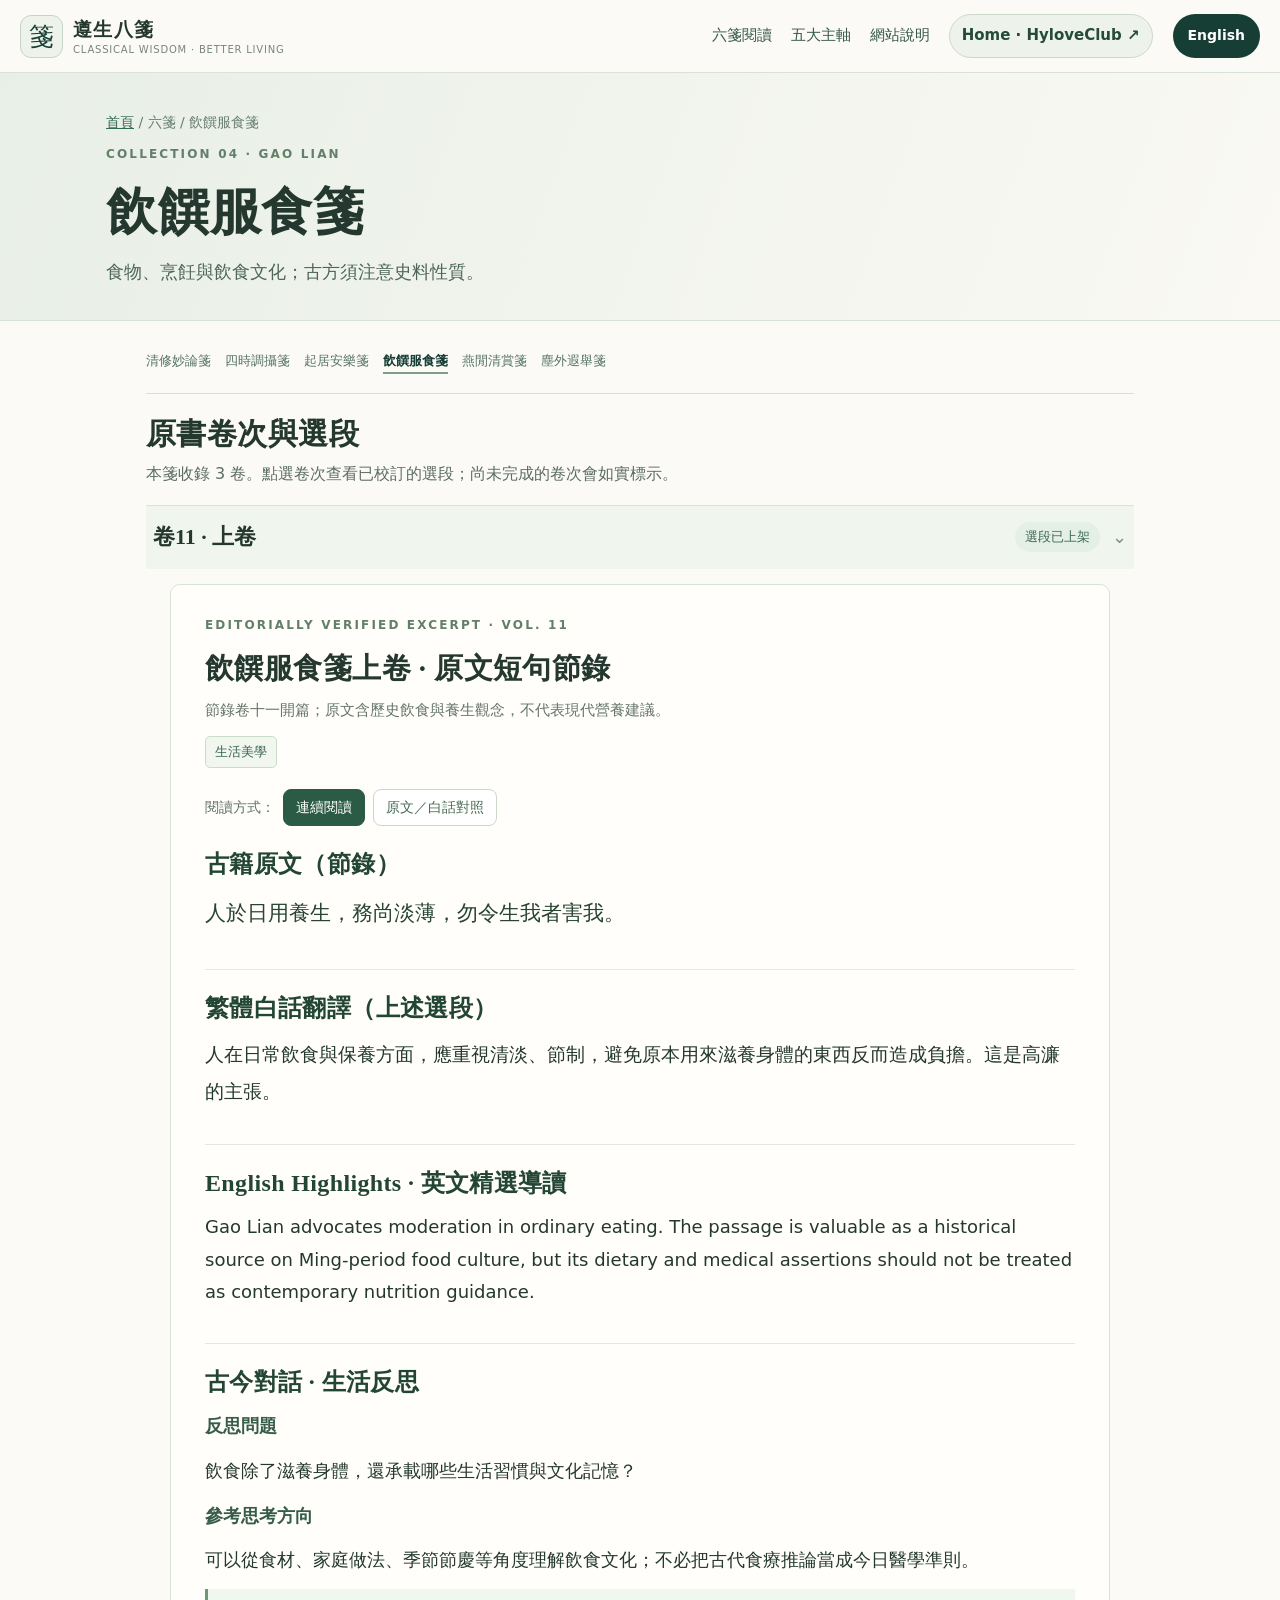
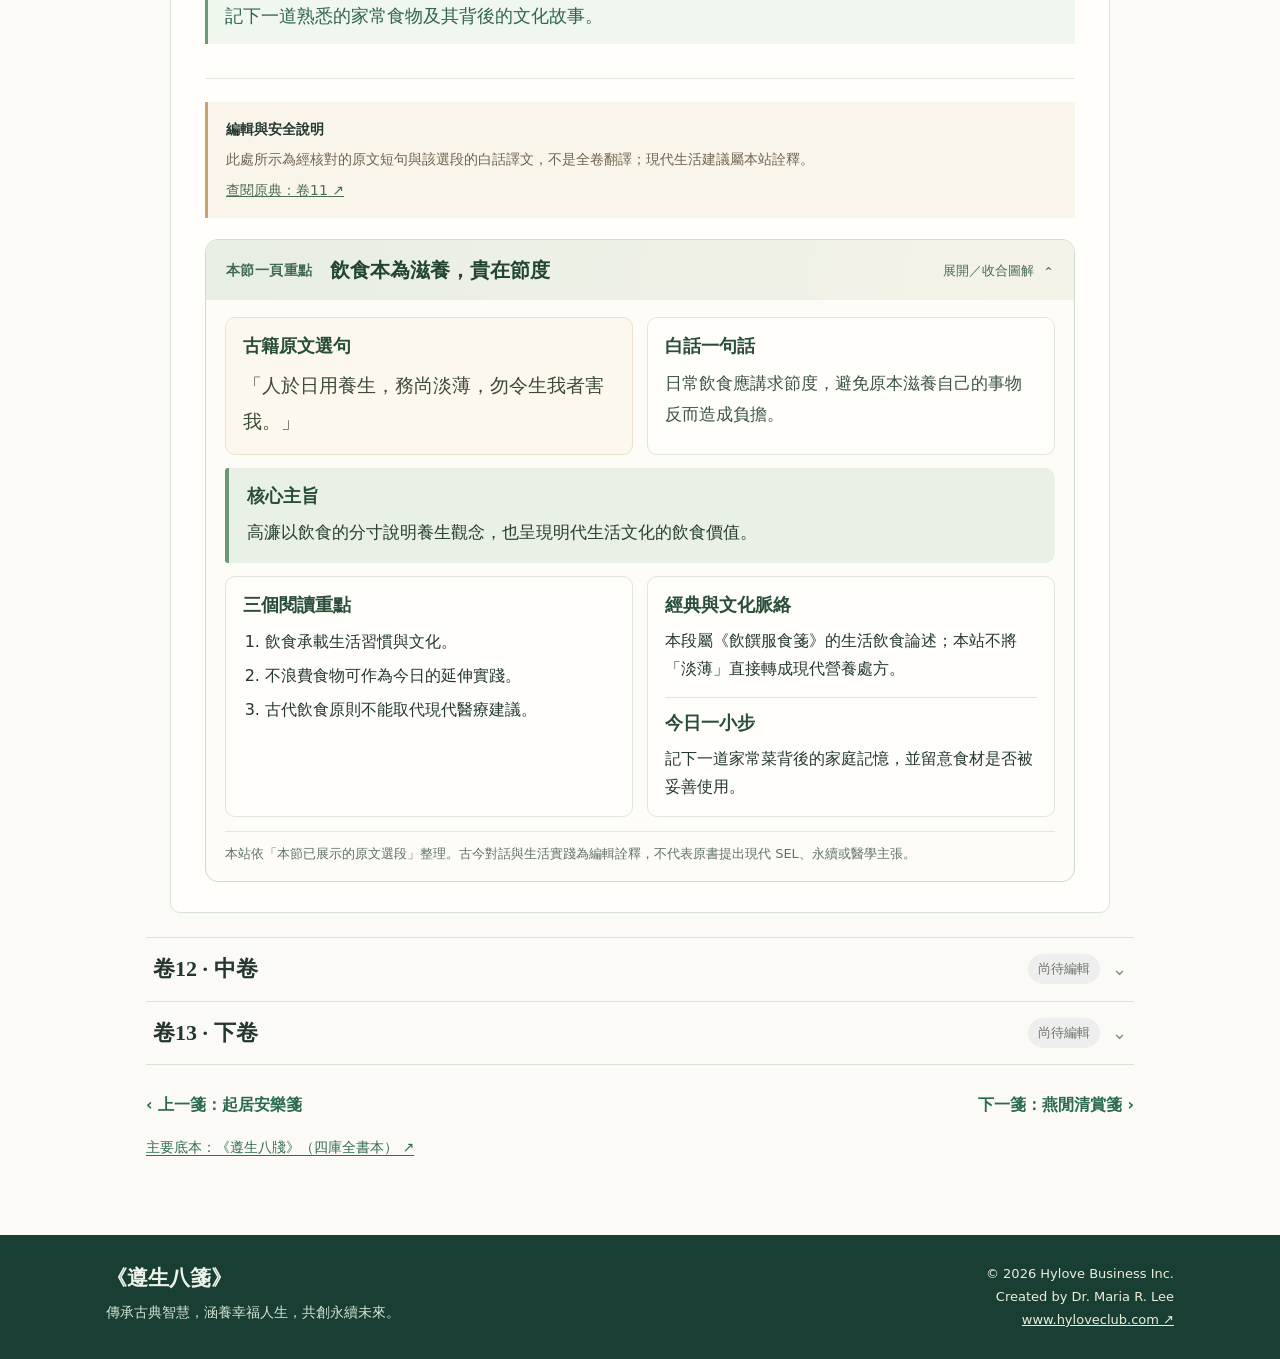
<file: yinzuan.html>
<!DOCTYPE html>
<html lang="zh-Hant"><head><meta charset="utf-8"/><meta content="width=device-width, initial-scale=1" name="viewport"/><meta content="食物、烹飪與飲食文化；古方須注意史料性質。" name="description"/><meta content="#173e34" name="theme-color"/><title>飲饌服食箋 · 六箋閱讀｜遵生八箋</title><link href="style.css" rel="stylesheet"/></head>
<body class="lang-zh"><header class="site-header"><div class="header-inner">
<a aria-label="Zunsheng Bajian homepage" class="logo" href="index.html"><span class="logo-mark">箋</span><span><strong>遵生八箋</strong><small>CLASSICAL WISDOM · BETTER LIVING</small></span></a>
<button aria-controls="top-nav" aria-expanded="false" class="menu-button" type="button">☰ <span class="sr-only">Menu</span></button>
<nav aria-label="Main navigation" id="top-nav"><a href="index.html#collections"><span class="i18n zh" lang="zh-Hant">六箋閱讀</span><span class="i18n en" lang="en">Six collections</span></a>
<a href="index.html#themes"><span class="i18n zh" lang="zh-Hant">五大主軸</span><span class="i18n en" lang="en">Life themes</span></a>
<button class="nav-button" data-about="open" type="button"><span class="i18n zh" lang="zh-Hant">網站說明</span><span class="i18n en" lang="en">Description</span></button>
<a class="home-hylove" href="https://www.hyloveclub.com/" rel="noopener noreferrer" target="_blank">Home · HyloveClub ↗</a></nav>
<button aria-label="Switch website language" class="language-button" type="button"><span class="i18n zh">English</span><span class="i18n en">繁體中文</span></button>
</div></header><main id="main"><section class="volume-page-header"><div class="container"><div class="breadcrumb"><a href="index.html"><span class="i18n zh" lang="zh-Hant">首頁</span><span class="i18n en" lang="en">Home</span></a> / <span class="i18n zh" lang="zh-Hant">六箋</span><span class="i18n en" lang="en">Collections</span> / <span class="i18n zh" lang="zh-Hant">飲饌服食箋</span><span class="i18n en" lang="en">Food and Culinary Culture</span></div><p class="eyebrow dark">COLLECTION 04 · GAO LIAN</p><h1><span class="i18n zh" lang="zh-Hant">飲饌服食箋</span><span class="i18n en" lang="en">Food and Culinary Culture</span></h1><p><span class="i18n zh" lang="zh-Hant">食物、烹飪與飲食文化；古方須注意史料性質。</span><span class="i18n en" lang="en">Food, recipes and historical culinary knowledge.</span></p></div></section>
<div class="container collection-page"><div class="collection-navigation"><a href="qingxiu.html"><span class="i18n zh" lang="zh-Hant">清修妙論箋</span><span class="i18n en" lang="en">Reflections on Inner Cultivation</span></a><a href="sishi.html"><span class="i18n zh" lang="zh-Hant">四時調攝箋</span><span class="i18n en" lang="en">Seasonal Practices</span></a><a href="qiju.html"><span class="i18n zh" lang="zh-Hant">起居安樂箋</span><span class="i18n en" lang="en">Daily Life and Comfort</span></a><a aria-current="page" href="yinzuan.html"><span class="i18n zh" lang="zh-Hant">飲饌服食箋</span><span class="i18n en" lang="en">Food and Culinary Culture</span></a><a href="yanyan.html"><span class="i18n zh" lang="zh-Hant">燕閒清賞箋</span><span class="i18n en" lang="en">Leisure and Appreciation</span></a><a href="chenwai.html"><span class="i18n zh" lang="zh-Hant">塵外遐舉箋</span><span class="i18n en" lang="en">Lives Beyond the Dust</span></a></div><div class="volume-intro"><h2><span class="i18n zh" lang="zh-Hant">原書卷次與選段</span><span class="i18n en" lang="en">Original Volumes and Edited Excerpts</span></h2><p><span class="i18n zh" lang="zh-Hant">本箋收錄 3 卷。點選卷次查看已校訂的選段；尚未完成的卷次會如實標示。</span><span class="i18n en" lang="en">This collection spans 3 volume(s). Open a volume to see verified excerpts; unfinished volumes are clearly labeled.</span></p></div><div class="volume-contents"><details class="volume-detail" id="vol11" open=""><summary><span class="vol-number"><span class="i18n zh" lang="zh-Hant">卷11 · 上卷</span><span class="i18n en" lang="en">Volume 11 · Upper volume</span></span><span class="vol-status available"><span class="i18n zh" lang="zh-Hant">選段已上架</span><span class="i18n en" lang="en">Excerpt available</span></span><span class="caret">⌄</span></summary><div class="volume-content"><article class="reading" id="reading-yinzuan"><header class="reading-head"><p class="eyebrow dark">EDITORIALLY VERIFIED EXCERPT · VOL. 11</p><h2><span class="i18n zh" lang="zh-Hant">飲饌服食箋上卷 · 原文短句節錄</span><span class="i18n en" lang="en">Volume 11 · Selected Short Passage</span></h2><p class="verified-note"><span class="i18n zh" lang="zh-Hant">節錄卷十一開篇；原文含歷史飲食與養生觀念，不代表現代營養建議。</span><span class="i18n en" lang="en">A brief selected quotation from the original volume; punctuation is editorial. The rest of the volume remains untranslated.</span></p><div class="tag-line"><span><span class="i18n zh" lang="zh-Hant">生活美學</span><span class="i18n en" lang="en">Art &amp; Aesthetics</span></span></div><div aria-label="Reading layout" class="reading-mode" role="group"><span><span class="i18n zh" lang="zh-Hant">閱讀方式：</span><span class="i18n en" lang="en">Reading layout:</span></span><button aria-pressed="true" data-mode="flow" type="button"><span class="i18n zh" lang="zh-Hant">連續閱讀</span><span class="i18n en" lang="en">Continuous</span></button><button aria-pressed="false" data-mode="compare" type="button"><span class="i18n zh" lang="zh-Hant">原文／白話對照</span><span class="i18n en" lang="en">Side by side</span></button></div></header>
<div class="reading-duo"><section class="reading-part original-part"><h3><span class="i18n zh" lang="zh-Hant">古籍原文（節錄）</span><span class="i18n en" lang="en">Classical Chinese · Excerpt</span></h3><div class="original-text"><p>人於日用養生，務尚淡薄，勿令生我者害我。</p></div></section><section class="reading-part translation-part"><h3><span class="i18n zh" lang="zh-Hant">繁體白話翻譯（上述選段）</span><span class="i18n en" lang="en">Modern Chinese · Translation of Excerpt</span></h3><div class="translation-text"><p>人在日常飲食與保養方面，應重視清淡、節制，避免原本用來滋養身體的東西反而造成負擔。這是高濂的主張。</p></div></section></div>
<section class="reading-part" id="english"><h3>English Highlights · <span class="i18n zh" lang="zh-Hant">英文精選導讀</span><span class="i18n en" lang="en">Selected English Guide</span></h3><p lang="en">Gao Lian advocates moderation in ordinary eating. The passage is valuable as a historical source on Ming-period food culture, but its dietary and medical assertions should not be treated as contemporary nutrition guidance.</p></section>
<section class="reading-part reflection"><h3><span class="i18n zh" lang="zh-Hant">古今對話 · 生活反思</span><span class="i18n en" lang="en">Wisdom for Today · Reflection</span></h3><p><strong><span class="i18n zh" lang="zh-Hant">反思問題</span><span class="i18n en" lang="en">Reflection Question</span></strong></p><p><span class="i18n zh" lang="zh-Hant">飲食除了滋養身體，還承載哪些生活習慣與文化記憶？</span><span class="i18n en" lang="en">What cultural memories are connected to an everyday dish?</span></p><p><strong><span class="i18n zh" lang="zh-Hant">參考思考方向</span><span class="i18n en" lang="en">Suggested Interpretation</span></strong></p><p><span class="i18n zh" lang="zh-Hant">可以從食材、家庭做法、季節節慶等角度理解飲食文化；不必把古代食療推論當成今日醫學準則。</span><span class="i18n en" lang="en">Consider family recipes, food traditions and the value of food without assuming historic remedies are proven.</span></p><p class="practice"><span class="i18n zh" lang="zh-Hant">記下一道熟悉的家常食物及其背後的文化故事。</span><span class="i18n en" lang="en">Suggested modern practice (see Chinese text for details).</span></p></section>
<div class="editor-warning"><strong><span class="i18n zh" lang="zh-Hant">編輯與安全說明</span><span class="i18n en" lang="en">Editorial and Safety Note</span></strong><p><span class="i18n zh" lang="zh-Hant">此處所示為經核對的原文短句與該選段的白話譯文，不是全卷翻譯；現代生活建議屬本站詮釋。</span><span class="i18n en" lang="en">Only the excerpt shown has been translated. Modern life suggestions are editorial reflections, not original prescriptions.</span></p><a href="https://zh.wikisource.org/zh-hant/遵生八牋_(四庫全書本)/卷11" rel="noopener noreferrer" target="_blank"><span class="i18n zh" lang="zh-Hant">查閱原典：卷11</span><span class="i18n en" lang="en">Original source: Volume 11</span> ↗</a></div><details aria-label="Chapter takeaways" class="chapter-recap" id="recap-reading-yinzuan" open="">
<summary class="recap-summary">
<span class="recap-overline"><span class="i18n zh" lang="zh-Hant">本節一頁重點</span><span class="i18n en" lang="en">Chapter at a Glance</span></span>
<strong><span class="i18n zh" lang="zh-Hant">飲食本為滋養，貴在節度</span><span class="i18n en" lang="en">Let nourishment remain nourishing</span></strong>
<span class="recap-action"><span class="i18n zh" lang="zh-Hant">展開／收合圖解</span><span class="i18n en" lang="en">Open / close summary</span> <span aria-hidden="true">⌄</span></span>
</summary>
<div class="recap-content">
<div class="recap-source-grid">
<section class="recap-original"><h4><span class="i18n zh" lang="zh-Hant">古籍原文選句</span><span class="i18n en" lang="en">Selected Classical Line</span></h4><blockquote lang="zh-Hant">「人於日用養生，務尚淡薄，勿令生我者害我。」</blockquote></section>
<section class="recap-plain"><h4><span class="i18n zh" lang="zh-Hant">白話一句話</span><span class="i18n en" lang="en">In Plain Language</span></h4><p><span class="i18n zh" lang="zh-Hant">日常飲食應講求節度，避免原本滋養自己的事物反而造成負擔。</span><span class="i18n en" lang="en">Gao Lian favors moderation in everyday nourishment.</span></p></section>
</div>
<section class="recap-main-point"><h4><span class="i18n zh" lang="zh-Hant">核心主旨</span><span class="i18n en" lang="en">Core Message</span></h4><p><span class="i18n zh" lang="zh-Hant">高濂以飲食的分寸說明養生觀念，也呈現明代生活文化的飲食價值。</span><span class="i18n en" lang="en">The passage reflects a historical ideal of restraint in daily food habits.</span></p></section>
<div class="recap-bottom-grid">
<section><h4><span class="i18n zh" lang="zh-Hant">三個閱讀重點</span><span class="i18n en" lang="en">Three Key Insights</span></h4><ol><li><span class="i18n zh" lang="zh-Hant">飲食承載生活習慣與文化。</span><span class="i18n en" lang="en">Food also carries culture and memory.</span></li><li><span class="i18n zh" lang="zh-Hant">不浪費食物可作為今日的延伸實踐。</span><span class="i18n en" lang="en">Avoiding waste is one modern application.</span></li><li><span class="i18n zh" lang="zh-Hant">古代飲食原則不能取代現代醫療建議。</span><span class="i18n en" lang="en">Historical dietary advice is not medical guidance.</span></li></ol></section>
<section><h4><span class="i18n zh" lang="zh-Hant">經典與文化脈絡</span><span class="i18n en" lang="en">Classical &amp; Cultural Context</span></h4><p><span class="i18n zh" lang="zh-Hant">本段屬《飲饌服食箋》的生活飲食論述；本站不將「淡薄」直接轉成現代營養處方。</span><span class="i18n en" lang="en">The historical preference for simplicity is not converted into a modern nutrition prescription.</span></p><h4 class="recap-practice-title"><span class="i18n zh" lang="zh-Hant">今日一小步</span><span class="i18n en" lang="en">One Small Step Today</span></h4><p><span class="i18n zh" lang="zh-Hant">記下一道家常菜背後的家庭記憶，並留意食材是否被妥善使用。</span><span class="i18n en" lang="en">Recall the story of one family dish and consider how to reduce food waste.</span></p></section>
</div>
<p class="recap-disclaimer"><span class="i18n zh" lang="zh-Hant">本站依「本節已展示的原文選段」整理。古今對話與生活實踐為編輯詮釋，不代表原書提出現代 SEL、永續或醫學主張。</span><span class="i18n en" lang="en">This summary covers only the displayed excerpt. Contemporary reflections and practices are editorial interpretations, not historical claims about SEL, sustainability, or medicine.</span></p>
</div></details></article></div></details><details class="volume-detail" id="vol12"><summary><span class="vol-number"><span class="i18n zh" lang="zh-Hant">卷12 · 中卷</span><span class="i18n en" lang="en">Volume 12 · Middle volume</span></span><span class="vol-status pending-status"><span class="i18n zh" lang="zh-Hant">尚待編輯</span><span class="i18n en" lang="en">Not yet edited</span></span><span class="caret">⌄</span></summary><div class="volume-content"><div class="pending"><strong><span class="i18n zh" lang="zh-Hant">本卷尚待逐篇整理與翻譯</span><span class="i18n en" lang="en">Translation not yet published</span></strong><p><span class="i18n zh" lang="zh-Hant">目前僅核對原書卷次，不以未查證的篇名、原文或摘要充數。可先查閱原典。</span><span class="i18n en" lang="en">The volume number has been checked. No unverified chapter names or invented translations are supplied. Please consult the historical source.</span></p><a class="text-link" href="https://zh.wikisource.org/zh-hant/遵生八牋_(四庫全書本)/卷12" rel="noopener noreferrer" target="_blank"><span class="i18n zh" lang="zh-Hant">閱讀原典卷次</span><span class="i18n en" lang="en">Consult original volume</span> ↗</a></div></div></details><details class="volume-detail" id="vol13"><summary><span class="vol-number"><span class="i18n zh" lang="zh-Hant">卷13 · 下卷</span><span class="i18n en" lang="en">Volume 13 · Lower volume</span></span><span class="vol-status pending-status"><span class="i18n zh" lang="zh-Hant">尚待編輯</span><span class="i18n en" lang="en">Not yet edited</span></span><span class="caret">⌄</span></summary><div class="volume-content"><div class="pending"><strong><span class="i18n zh" lang="zh-Hant">本卷尚待逐篇整理與翻譯</span><span class="i18n en" lang="en">Translation not yet published</span></strong><p><span class="i18n zh" lang="zh-Hant">目前僅核對原書卷次，不以未查證的篇名、原文或摘要充數。可先查閱原典。</span><span class="i18n en" lang="en">The volume number has been checked. No unverified chapter names or invented translations are supplied. Please consult the historical source.</span></p><a class="text-link" href="https://zh.wikisource.org/zh-hant/遵生八牋_(四庫全書本)/卷13" rel="noopener noreferrer" target="_blank"><span class="i18n zh" lang="zh-Hant">閱讀原典卷次</span><span class="i18n en" lang="en">Consult original volume</span> ↗</a></div></div></details></div><div class="prev-next"><a href="qiju.html">‹ <span class="i18n zh" lang="zh-Hant">上一箋：起居安樂箋</span><span class="i18n en" lang="en">Previous: Daily Life and Comfort</span></a><a href="yanyan.html"><span class="i18n zh" lang="zh-Hant">下一箋：燕閒清賞箋</span><span class="i18n en" lang="en">Next: Leisure and Appreciation</span> ›</a></div><p class="source-note"><a href="https://zh.wikisource.org/zh-hant/遵生八牋_(四庫全書本)/全覽" rel="noopener noreferrer" target="_blank"><span class="i18n zh" lang="zh-Hant">主要底本：《遵生八牋》（四庫全書本）</span><span class="i18n en" lang="en">Primary source: Zunsheng Bajian, Siku Quanshu edition</span> ↗</a></p></div></main><footer class="site-footer"><div class="container footer-inner"><div><strong>《遵生八箋》</strong><p><span class="i18n zh" lang="zh-Hant">傳承古典智慧，涵養幸福人生，共創永續未來。</span><span class="i18n en" lang="en">Preserving Classical Wisdom, Enriching Lives, Inspiring a Sustainable Future.</span></p></div><div class="foot-credit">© 2026 Hylove Business Inc.<br/>Created by Dr. Maria R. Lee<br/><a href="https://www.hyloveclub.com/" rel="noopener noreferrer" target="_blank">www.hyloveclub.com ↗</a></div></div></footer><dialog aria-labelledby="about-title" class="about-dialog" id="about-dialog"><div class="about-header"><h2 id="about-title"><span class="i18n zh" lang="zh-Hant">網站說明 · 計畫宗旨</span><span class="i18n en" lang="en">About this project</span></h2><button aria-label="Close" class="close-about" data-about="close" type="button">×</button></div>
<div class="about-body">
<p><span class="i18n zh" lang="zh-Hant">《遵生八箋：古典智慧與美好永續生活》以明代高濂著作為基礎，希望讓讀者從古籍中學習如何過更美好的人生。網站兼顧學術可溯源與一般大眾的閱讀體驗。</span><span class="i18n en" lang="en">Zunsheng Bajian brings Gao Lian’s Ming-dynasty text to modern readers, encouraging thoughtful reflection on better living through accessible, traceable classical sources.</span></p>
<p><span class="i18n zh" lang="zh-Hant">全站依原著結構呈現六箋、十五卷，暫不納入《延年卻病箋》與《靈秘丹藥箋》。已校對的選段提供古籍原文、完整的選段白話翻譯、英文精選導讀、文化背景與生活反思；未完成的卷次明確標示。</span><span class="i18n en" lang="en">The site covers six collections and fifteen original volumes, excluding the two medicine and alchemy collections for now. Edited excerpts include classical Chinese, full modern-Chinese translation of those excerpts, English highlights, historical notes and modern reflections. Unfinished material is clearly marked.</span></p>
<p><span class="i18n zh" lang="zh-Hant">五大生活視角：身心幸福（包含 SEL）、生活美學、自然與生活永續、人生智慧、文化永續。這些是現代的詮釋工具，不是高濂原有的章節分類，也不代表古代養生說法獲得現代醫學證實。</span><span class="i18n en" lang="en">The five optional reading lenses are Well-being &amp; SEL, Art &amp; Aesthetics, Sustainable Living, Life Wisdom, and Cultural Sustainability. They are modern editorial interpretations, not Gao Lian’s original categories or modern medical evidence.</span></p>
<div class="about-credits"><strong>© 2026 Hylove Business Inc.</strong><span>Created by Dr. Maria R. Lee</span><small><span class="i18n zh" lang="zh-Hant">版權標示僅及於本站原創設計、譯文及編輯文字；古籍原著屬公共領域。</span><span class="i18n en" lang="en">Copyright applies to original site design, translations and editorial material; the historical source is public domain.</span></small></div>
</div></dialog><script defer="" src="app.js"></script></body></html>
</file>
<file: style.css>
@charset "UTF-8";
:root{--ink:#24382f;--deep:#173e34;--sage:#6d8a73;--gold:#d0b889;--paper:#fbfaf6;--fog:#f2f5ed;--muted:#5d6d64;--line:#d9e2d7;--serif:"Noto Serif TC","Songti TC","PMingLiU",Georgia,serif;--sans:"Noto Sans TC","Microsoft JhengHei","PingFang TC",system-ui,sans-serif}
*{box-sizing:border-box}html{scroll-behavior:smooth;scroll-padding-top:88px}body{margin:0;color:var(--ink);background:var(--paper);font:18px/1.82 var(--sans)}body.lang-en .i18n.zh{display:none!important}body.lang-zh .i18n.en{display:none!important}a{color:inherit}button{font:inherit;cursor:pointer}h1,h2,h3{font-family:var(--serif);font-weight:600;line-height:1.38;letter-spacing:.015em}h1{font-size:clamp(2.5rem,4.6vw,4rem)}h2{font-size:clamp(1.7rem,3vw,2.45rem)}h3{font-size:1.4rem}p{margin:.55em 0 1.05em}.container{max-width:1120px;margin:auto;padding:0 26px}.sr-only{position:absolute;width:1px;height:1px;overflow:hidden;clip:rect(0,0,0,0)}
.site-header{position:sticky;top:0;z-index:20;background:rgba(251,250,246,.97);backdrop-filter:blur(13px);border-bottom:1px solid var(--line)}.header-inner{max-width:1280px;margin:auto;min-height:72px;padding:9px 20px;display:flex;align-items:center;gap:20px}.logo{display:flex;gap:10px;align-items:center;text-decoration:none;flex-shrink:0}.logo-mark{font:25px var(--serif);color:var(--deep);border:1px solid #c5d4c6;border-radius:11px;width:43px;height:43px;display:grid;place-items:center;background:#edf2eb}.logo strong{font:700 19px var(--serif);display:block;letter-spacing:.07em}.logo small{font:10px/1.3 var(--sans);display:block;letter-spacing:.08em;color:#77857b;white-space:nowrap}.site-header nav{display:flex;align-items:center;gap:19px;margin-left:auto}.site-header nav a,.nav-button{color:#365848;font-size:15px;text-decoration:none;border:0;background:none;padding:0;white-space:nowrap}.site-header nav a:hover,.nav-button:hover{color:#1d8960}.site-header nav .home-hylove{border:1px solid #cbd9cb;border-radius:999px;background:#edf3ea;padding:7px 12px;color:#244b38;font-weight:600}.language-button{background:var(--deep);border:0;color:white;padding:9px 15px;border-radius:999px;font-size:14px;font-weight:600;flex-shrink:0}.menu-button{display:none;border:1px solid #cdd8c9;background:#fff;border-radius:9px;padding:7px 10px;margin-left:auto}
.hero{position:relative;min-height:390px;background:linear-gradient(90deg,rgba(18,50,41,.94) 0%,rgba(25,58,49,.85) 47%,rgba(27,58,48,.15) 100%),url('peony.svg') center 47%/cover no-repeat;color:#fff;display:flex;align-items:center}.hero-content{width:100%;padding-top:48px;padding-bottom:50px}.eyebrow{font:700 12px/1.6 var(--sans);letter-spacing:.18em;color:#d9d3b0}.eyebrow.dark{color:#627f68}.hero h1{margin:8px 0 0;font-size:clamp(3rem,5vw,4.4rem)}.hero h2{font-size:clamp(1.65rem,3.4vw,2.65rem);margin:4px 0 9px;color:#efe2bf;font-weight:400}.hero-desc{font-size:19px;max-width:690px;margin:11px 0 25px;color:#f8f4eb}.primary-link{display:inline-block;background:#d5bd89;color:#173f32;text-decoration:none;padding:11px 21px;border-radius:8px;font-weight:700;font-size:16px}.primary-link:hover{background:#ead4a5}
.library{padding-top:33px;padding-bottom:38px}.library h2{margin:5px 0 6px}.section-intro{font-size:17px;color:var(--muted);max-width:960px;margin:0 0 20px}.collection-list{border-top:1px solid var(--line)}.collection-row{display:flex;align-items:flex-start;gap:20px;border-bottom:1px solid var(--line);padding:17px 8px}.collection-index{color:#9aa99c;font:30px var(--serif);width:53px;padding-top:4px}.collection-main{flex:1;min-width:0}.collection-title{font:600 26px/1.4 var(--serif);text-decoration:none;color:var(--deep)}.collection-title span[aria-hidden]{color:#718d77}.collection-main p{font-size:16px;color:var(--muted);margin:1px 0 8px}.vol-chips{display:flex;gap:7px;flex-wrap:wrap}.vol-chips a{font-size:14px;text-decoration:none;color:#3c644c;border:1px solid #cddccf;background:#f2f6ef;border-radius:6px;padding:4px 10px;line-height:1.45}.vol-chips a:hover{background:#e1efe2}.collection-count{color:#84958a;font-size:14px;white-space:nowrap;padding:10px 0 0}.source-note{font-size:14px;color:#65776b;margin-top:15px}.source-note a,.text-link{color:#326e52;text-decoration:underline;text-underline-offset:3px}
.themes-band{background:#f0f4ed;border-top:1px solid #e0e7dc;border-bottom:1px solid #e0e7dc;padding:32px 0 37px}.themes-band h2{margin:5px 0 7px}.theme-list{border-top:1px solid #d7e1d5}.theme-item{border-bottom:1px solid #d7e1d5}.theme-item summary{list-style:none;display:flex;gap:14px;align-items:center;padding:12px 8px;cursor:pointer}.theme-item summary::-webkit-details-marker{display:none}.theme-item summary strong{font:600 20px var(--serif);flex:1}.theme-symbol{color:#58775f;font:25px var(--serif);width:30px;text-align:center}.caret{color:#7b967e}.theme-text{padding:0 15px 14px 55px}.theme-text p{font-size:16px;margin:4px 0 10px}.subtle{color:#718276;font-size:14px!important}.editorial-home{padding-top:32px;padding-bottom:43px}.editorial-home h2{margin:3px 0 7px}.editorial-home p{color:var(--muted);font-size:17px;max-width:980px}
.volume-page-header{background:linear-gradient(110deg,#e8efe7,#faf9f3);border-bottom:1px solid var(--line);padding:37px 0 31px}.breadcrumb{font-size:14px;color:#687e6e;margin-bottom:10px}.breadcrumb a{color:#336c50}.volume-page-header h1{font-size:clamp(2.35rem,4vw,3.45rem);margin:7px 0}.volume-page-header p:last-child{font-size:18px;margin:8px 0 0;color:#4e6657}.collection-page{max-width:1040px;padding-top:20px;padding-bottom:60px}.collection-navigation{display:flex;flex-wrap:wrap;gap:6px 14px;padding:8px 0 19px;border-bottom:1px solid var(--line)}.collection-navigation a{font-size:13px;text-decoration:none;color:#557465}.collection-navigation a[aria-current]{font-weight:700;color:var(--deep);border-bottom:2px solid #829d84}.volume-intro h2{font-size:30px;margin:19px 0 4px}.volume-intro p{font-size:16px;color:var(--muted);margin:4px 0 17px}.volume-contents{border-top:1px solid var(--line)}.volume-detail{border-bottom:1px solid var(--line)}.volume-detail>summary{list-style:none;display:flex;gap:12px;align-items:center;cursor:pointer;padding:15px 7px}.volume-detail>summary::-webkit-details-marker{display:none}.volume-detail[open]>summary{background:#f0f5ed}.vol-number{flex:1;font:600 22px var(--serif)}.vol-status{font-size:13px;padding:3px 10px;background:#e4f0e5;border-radius:30px;color:#3e6b4f;white-space:nowrap}.vol-status.pending-status{background:#eee; color:#6e766c}.volume-content{padding:10px 0 21px}.pending{padding:13px 23px;border-left:3px solid #c2d5bd}.pending strong{font-size:19px}.pending p{font-size:16px;color:#617168;margin:4px 0 8px}.reading{background:#fffefb;border:1px solid var(--line);border-radius:10px;padding:25px 34px 26px;max-width:940px;margin:5px auto 3px}.reading-head h2{font-size:29px;margin:3px 0 9px}.verified-note{font-size:15px;color:#657469;margin:4px 0 12px}.tag-line{display:flex;gap:8px;flex-wrap:wrap;margin:8px 0}.tag-line>span{border:1px solid #cbdcc9;border-radius:5px;background:#f1f6ef;color:#3b6650;padding:3px 9px;font-size:13px}.reading-mode{display:flex;flex-wrap:wrap;gap:8px;align-items:center;margin:21px 0 0;font-size:14px;color:#607166}.reading-mode button{background:#fff;border:1px solid #cdd8c9;color:#466a51;padding:5px 12px;border-radius:8px;font-size:14px}.reading-mode button[aria-pressed=true]{background:#2b5b45;color:#fff;border-color:#2b5b45}
.reading-part{padding:22px 0;border-bottom:1px solid #e3e8e0}.reading-part h3{font-size:24px;margin:0 0 11px;color:#234534}.reading-part p{margin:0 0 12px}.original-text{font:21px/2.04 var(--serif);color:#284433}.original-text p{margin:0 0 12px}.translation-text{font-size:19px;line-height:1.93}.reading.compare .reading-duo{display:grid;grid-template-columns:1fr 1fr;gap:24px}.reading.compare .reading-duo>.reading-part{min-width:0}.reading.compare .original-text{font-size:19px}.glossary{display:grid;grid-template-columns:1fr 1fr;gap:12px}.glossary>div{padding:7px 10px;background:#f7f9f5}.glossary dt{font-weight:700;font-size:17px}.glossary dd{font-size:16px;margin:3px 0 0;color:#597062}.reflection p strong{color:#375d49}.practice{color:#2f654b;background:#f0f7ef;padding:11px 17px;border-left:3px solid #6a9b75;margin-top:11px!important}.editor-warning{font-size:14px;background:#f9f5ea;margin-top:23px;padding:15px 18px;border-left:3px solid #c8a46e}.editor-warning p{margin:5px 0;font-size:14px;color:#706351}.editor-warning a{color:#4c6f52}.prev-next{display:flex;justify-content:space-between;gap:20px;margin-top:25px}.prev-next a{color:#2b6b4d;font-weight:600;text-decoration:none;font-size:16px}
.site-footer{background:#193e34;color:#eef3e9;padding:27px 0}.footer-inner{display:flex;justify-content:space-between;gap:25px;align-items:center}.footer-inner strong{font:600 21px var(--serif)}.footer-inner p{font-size:14px;margin:5px 0;color:#d5e4d6}.foot-credit{text-align:right;font-size:13px;line-height:1.8;color:#ecedda}.foot-credit a{color:#ecedda}
.about-dialog{border:1px solid #cadbcb;border-radius:16px;background:#fffefb;box-shadow:0 30px 100px #102e2390;padding:0;width:min(720px,calc(100% - 25px));max-height:85vh;color:var(--ink)}.about-dialog::backdrop{background:#092b2066}.about-header{display:flex;justify-content:space-between;align-items:start;padding:19px 24px 8px}.about-header h2{font-size:28px;margin:0}.close-about{width:38px;height:38px;border:1px solid var(--line);background:#f2f5ed;border-radius:50%;font-size:26px;line-height:1}.about-body{padding:0 24px 24px;overflow:auto;max-height:70vh;font-size:16px;line-height:1.75}.about-credits{background:#eaf1e8;padding:14px;border-radius:9px;display:flex;flex-direction:column;gap:2px}.about-credits small{font-size:13px;color:#637665}
@media(max-width:900px){.site-header nav{gap:10px}.site-header nav a,.nav-button{font-size:13px}.header-inner{gap:9px}.reading.compare .reading-duo{display:block}}
@media(max-width:740px){body{font-size:17px}.container{padding:0 18px}.header-inner{min-height:65px;padding:9px 15px}.logo strong{font-size:17px}.logo small{font-size:9px}.logo-mark{width:37px;height:37px;font-size:21px}.menu-button{display:block}.site-header nav{display:none;position:absolute;left:0;right:0;top:64px;background:#fbfaf6;flex-direction:column;align-items:flex-start;gap:13px;padding:17px 22px;border-bottom:1px solid var(--line);box-shadow:0 8px 18px #173e341e}.site-header nav.open{display:flex}.site-header nav a,.nav-button{font-size:16px}.language-button{font-size:12px;padding:8px 10px}.hero{min-height:340px;background:linear-gradient(90deg,rgba(18,50,41,.96),rgba(25,58,49,.72) 62%,rgba(27,58,48,.24) 100%),url('peony.svg') 66% center/cover no-repeat}.hero-content{padding:33px 18px}.hero h1{font-size:3rem}.hero h2{font-size:1.75rem}.hero-desc{font-size:17px}.library{padding-top:25px}.collection-row{gap:9px;padding:14px 1px}.collection-index{width:37px;font-size:24px}.collection-title{font-size:22px}.collection-main p{font-size:15px}.collection-count{display:none}.vol-chips a{font-size:13px}.themes-band{padding:27px 0}.theme-item summary strong{font-size:19px}.theme-text{padding:0 7px 14px 43px}.volume-page-header{padding:25px 0}.volume-page-header h1{font-size:2.45rem}.volume-page-header p:last-child{font-size:16px}.collection-navigation{gap:9px}.volume-intro h2{font-size:26px}.vol-number{font-size:19px}.vol-status{font-size:11px;padding:3px 7px}.reading{padding:17px 18px}.reading-head h2{font-size:24px}.reading-part{padding:17px 0}.reading-part h3{font-size:21px}.original-text{font-size:19px}.translation-text{font-size:18px}.glossary{grid-template-columns:1fr}.footer-inner{display:block}.foot-credit{text-align:left;margin-top:14px}.prev-next{flex-direction:column;gap:8px}.about-header,.about-body{padding-left:17px;padding-right:17px}}

/* V6: ongoing translation entries with continuous reading rather than many cards */
.additional-excerpts{padding-top:26px;border-top:2px solid #b7cdbb;margin-top:20px}
.additional-heading{font-size:clamp(25px,3vw,32px);margin:0 0 12px;color:#244e39}
.additional-reading{margin-top:22px;padding-top:22px;border-top:1px solid #e0e6dc}
.additional-reading .reading-head h2{font-size:clamp(23px,2.8vw,29px)}
.additional-reading .reading-duo{display:block}
.additional-reading .reading-part{padding:16px 0}
.additional-reading .reading-part h3{font-size:21px}
.additional-reading .original-text{font-size:21px;line-height:2}
.additional-reading .translation-text{font-size:19px;line-height:1.86}
.additional-reading .reflection{background:#f6f9f4;padding:17px 20px;border-left:3px solid #9eba9e}
.additional-reading .source-note{margin:13px 0 0}
@media(max-width:740px){.additional-excerpts{padding-top:18px}.additional-reading{padding-top:17px}.additional-reading .original-text{font-size:19px}.additional-reading .translation-text{font-size:18px}}


/* V7 — Recap panel: poster-like structure, native and accessible without images. */
.chapter-recap{margin:21px 0 4px;border:1px solid #cddccf;background:#fdfcf7;border-radius:13px;overflow:hidden}
.chapter-recap>summary{list-style:none;cursor:pointer;display:flex;gap:8px 17px;align-items:center;flex-wrap:wrap;padding:15px 20px;background:linear-gradient(100deg,#e7eee4,#f5f3e8)}
.chapter-recap>summary::-webkit-details-marker{display:none}
.recap-overline{font-size:14px;color:#416a53;font-weight:700;letter-spacing:.03em;white-space:nowrap}
.recap-summary strong{color:#214532;font-size:20px;line-height:1.5;flex:1;font-family:var(--serif)}
.recap-action{font-size:13px;color:#476c52;white-space:nowrap}
.recap-action span[aria-hidden]{display:inline-block;margin-left:5px;transition:transform .2s}
.chapter-recap[open] .recap-action span[aria-hidden]{transform:rotate(180deg)}
.recap-content{padding:17px 19px 16px;font-size:16px;line-height:1.75}
.recap-content h4{font-family:var(--serif);font-size:18px;color:#284e38;margin:0 0 8px;line-height:1.5}
.recap-content p{margin:0}
.recap-source-grid,.recap-bottom-grid{display:grid;grid-template-columns:1fr 1fr;gap:14px}
.recap-original,.recap-plain,.recap-bottom-grid>section{padding:15px 17px;border:1px solid #e0e5d9;border-radius:10px;background:#fffefa}
.recap-original{background:#fcf8ed;border-color:#ece2c9}
.recap-original blockquote{font:19px/1.87 var(--serif);color:#3d4a38;margin:0;quotes:none}
.recap-plain p{font-size:17px;color:#3c5445;line-height:1.8}
.recap-main-point{padding:15px 18px;margin:13px 0;background:#e9f0e6;border-left:4px solid #6b9775;border-radius:3px 10px 10px 3px}
.recap-main-point p{font-size:17px;color:#263f31}
.recap-bottom-grid ol{margin:0;padding-left:22px}
.recap-bottom-grid li{padding:1px 0 5px}
.recap-practice-title{margin-top:14px!important;padding-top:12px;border-top:1px solid #dfe5dc}
.recap-disclaimer{border-top:1px solid #e4e8dc;padding-top:12px;margin-top:14px!important;color:#607266;font-size:13px;line-height:1.6}
.recap-content .i18n.en{font-family:var(--sans)}
@media(max-width:740px){.chapter-recap>summary{display:block;padding:14px}.recap-summary strong{display:block;font-size:19px;margin:3px 0}.recap-action{font-size:13px}.recap-content{padding:13px;font-size:16px}.recap-source-grid,.recap-bottom-grid{grid-template-columns:1fr;gap:10px}.recap-original,.recap-plain,.recap-bottom-grid>section{padding:13px}.recap-main-point{margin:10px 0;padding:13px}.recap-original blockquote{font-size:18px}.recap-content h4{font-size:18px}}
@media print{.chapter-recap{break-inside:avoid}.chapter-recap>summary{background:#e7eee4!important}.recap-content{display:block!important}}
</file>
